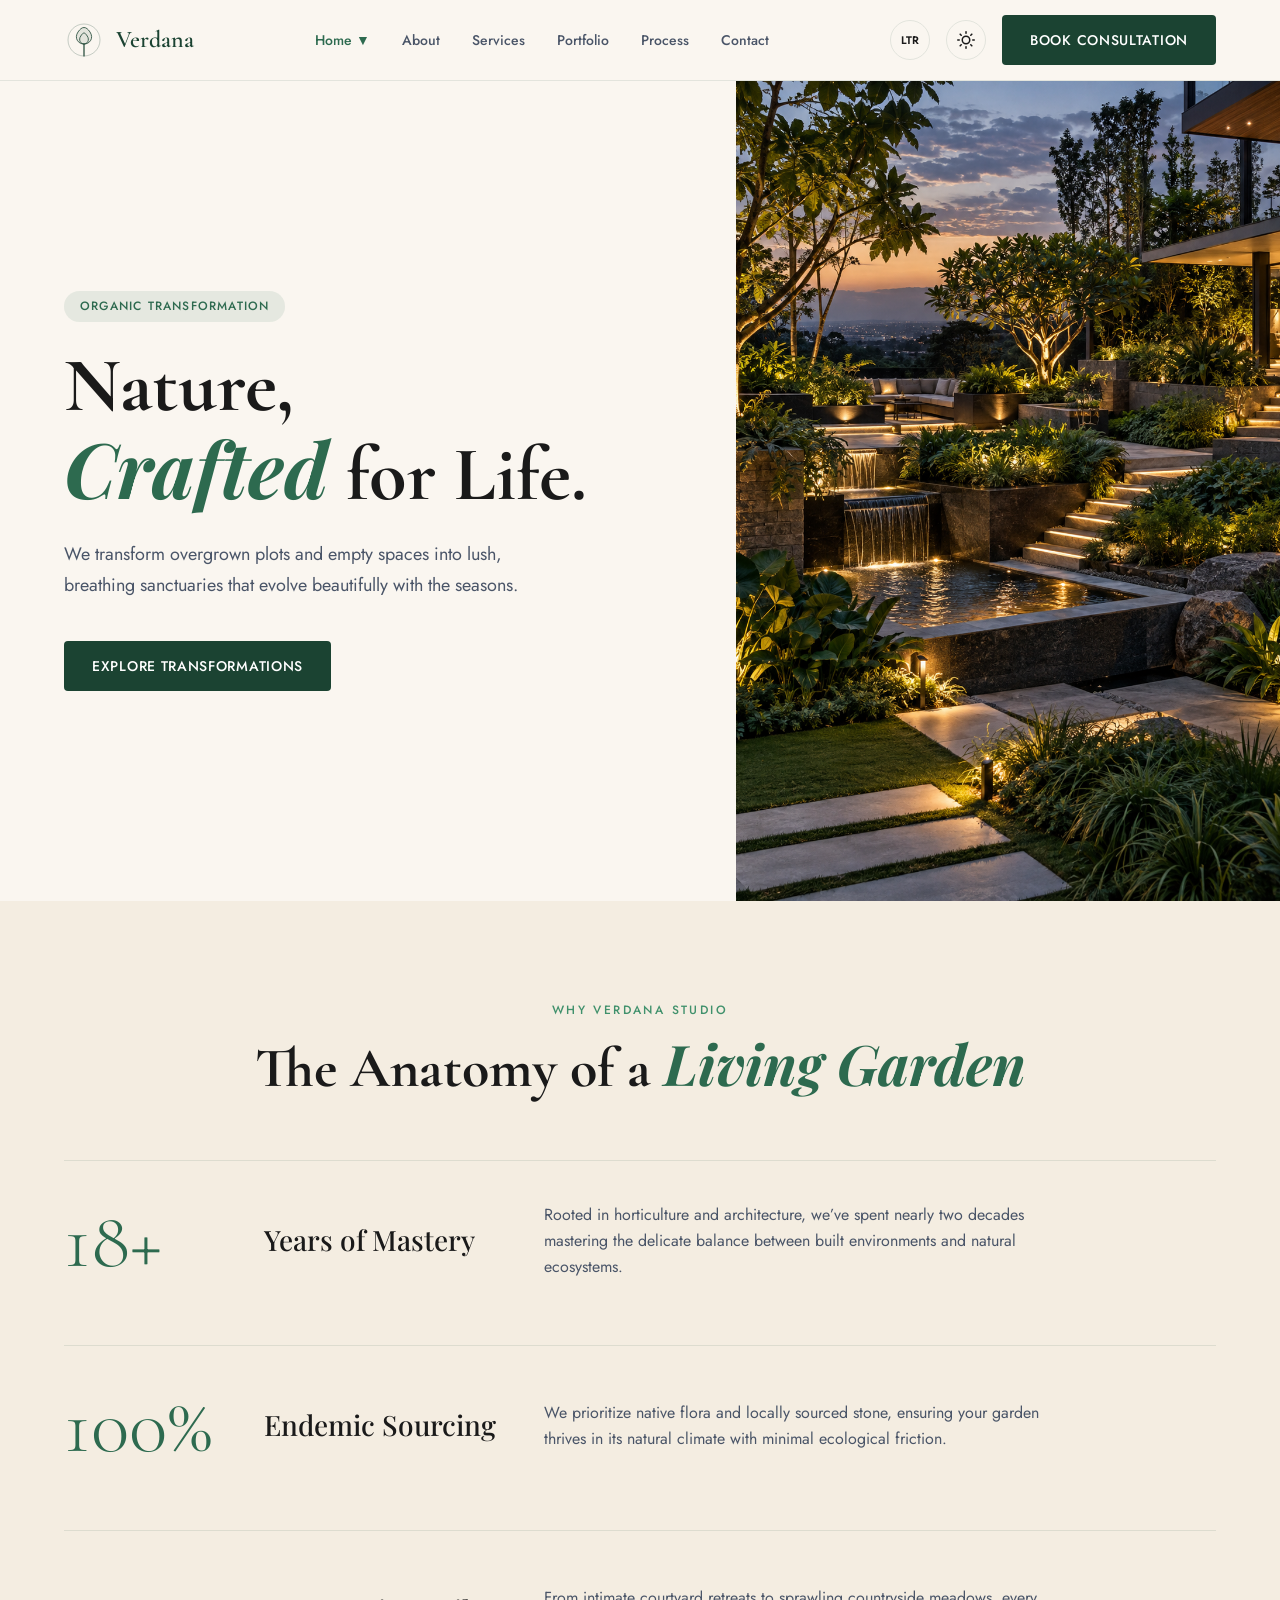
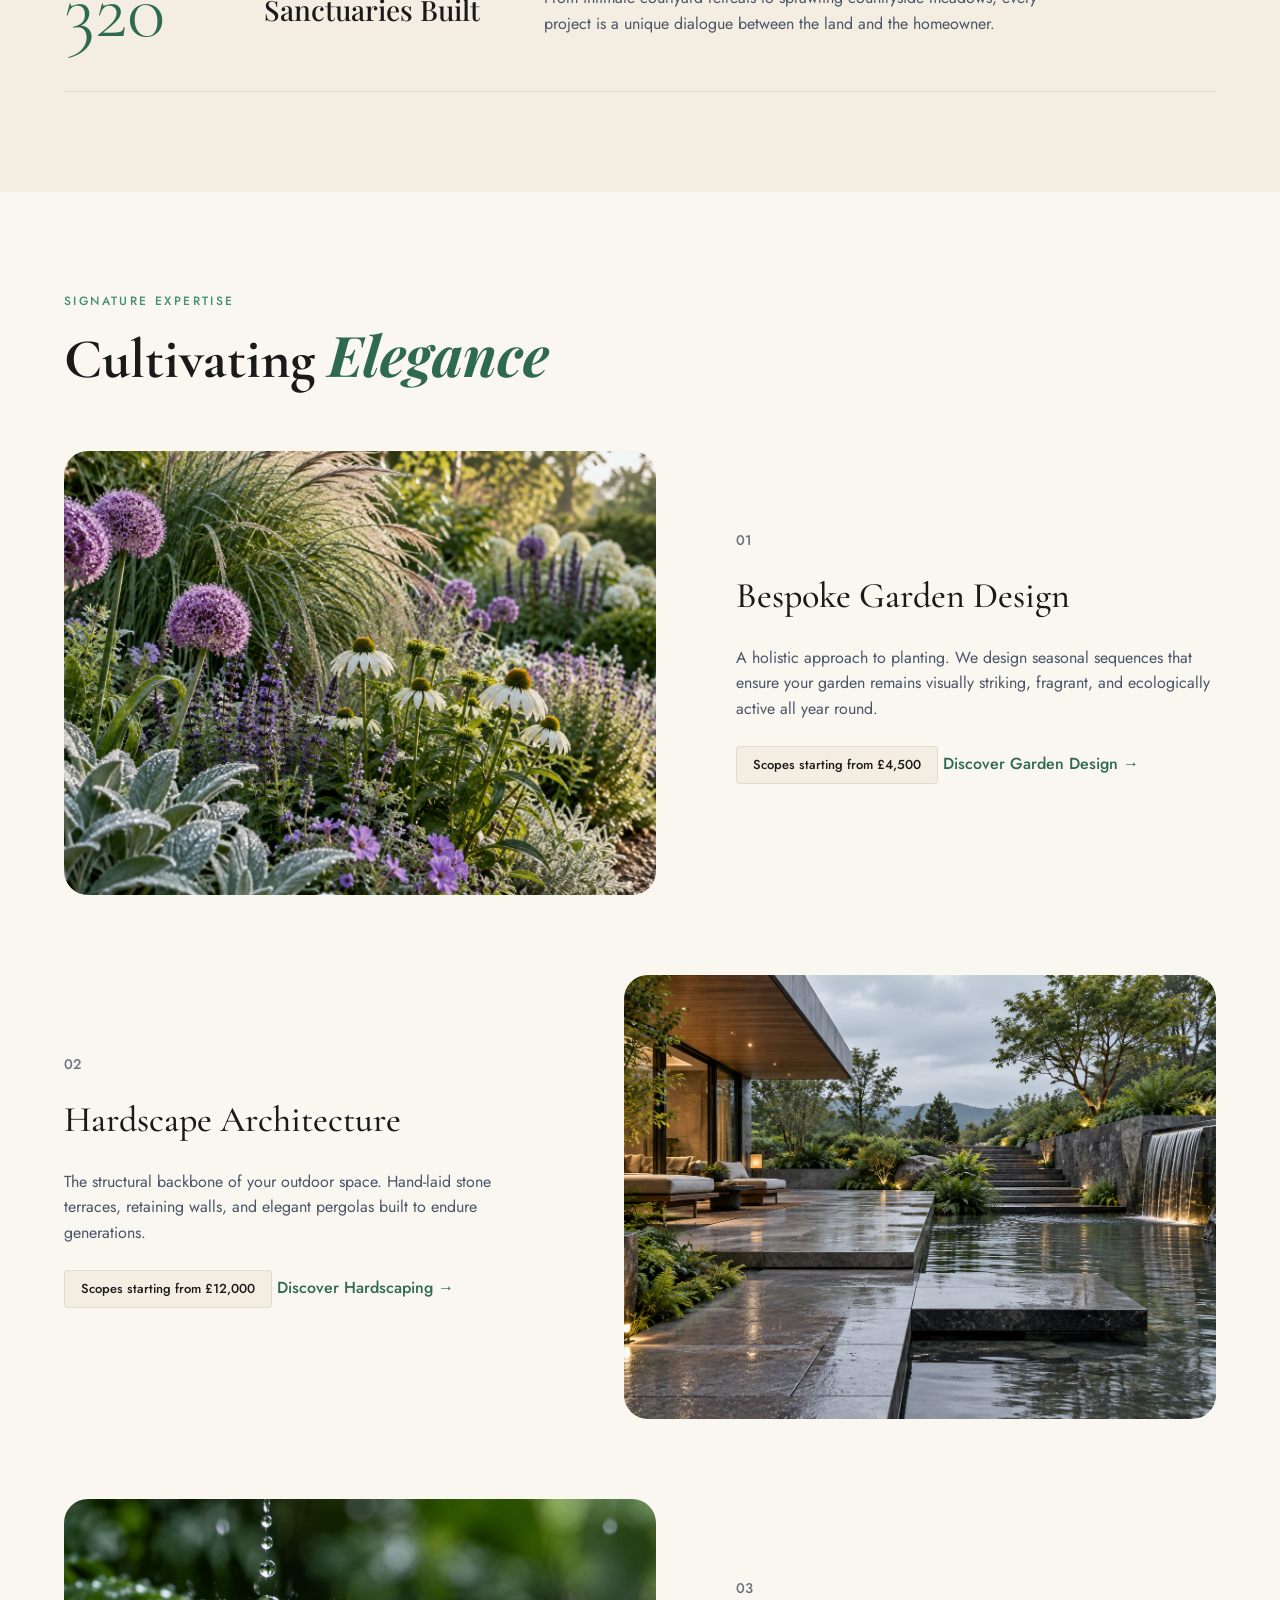
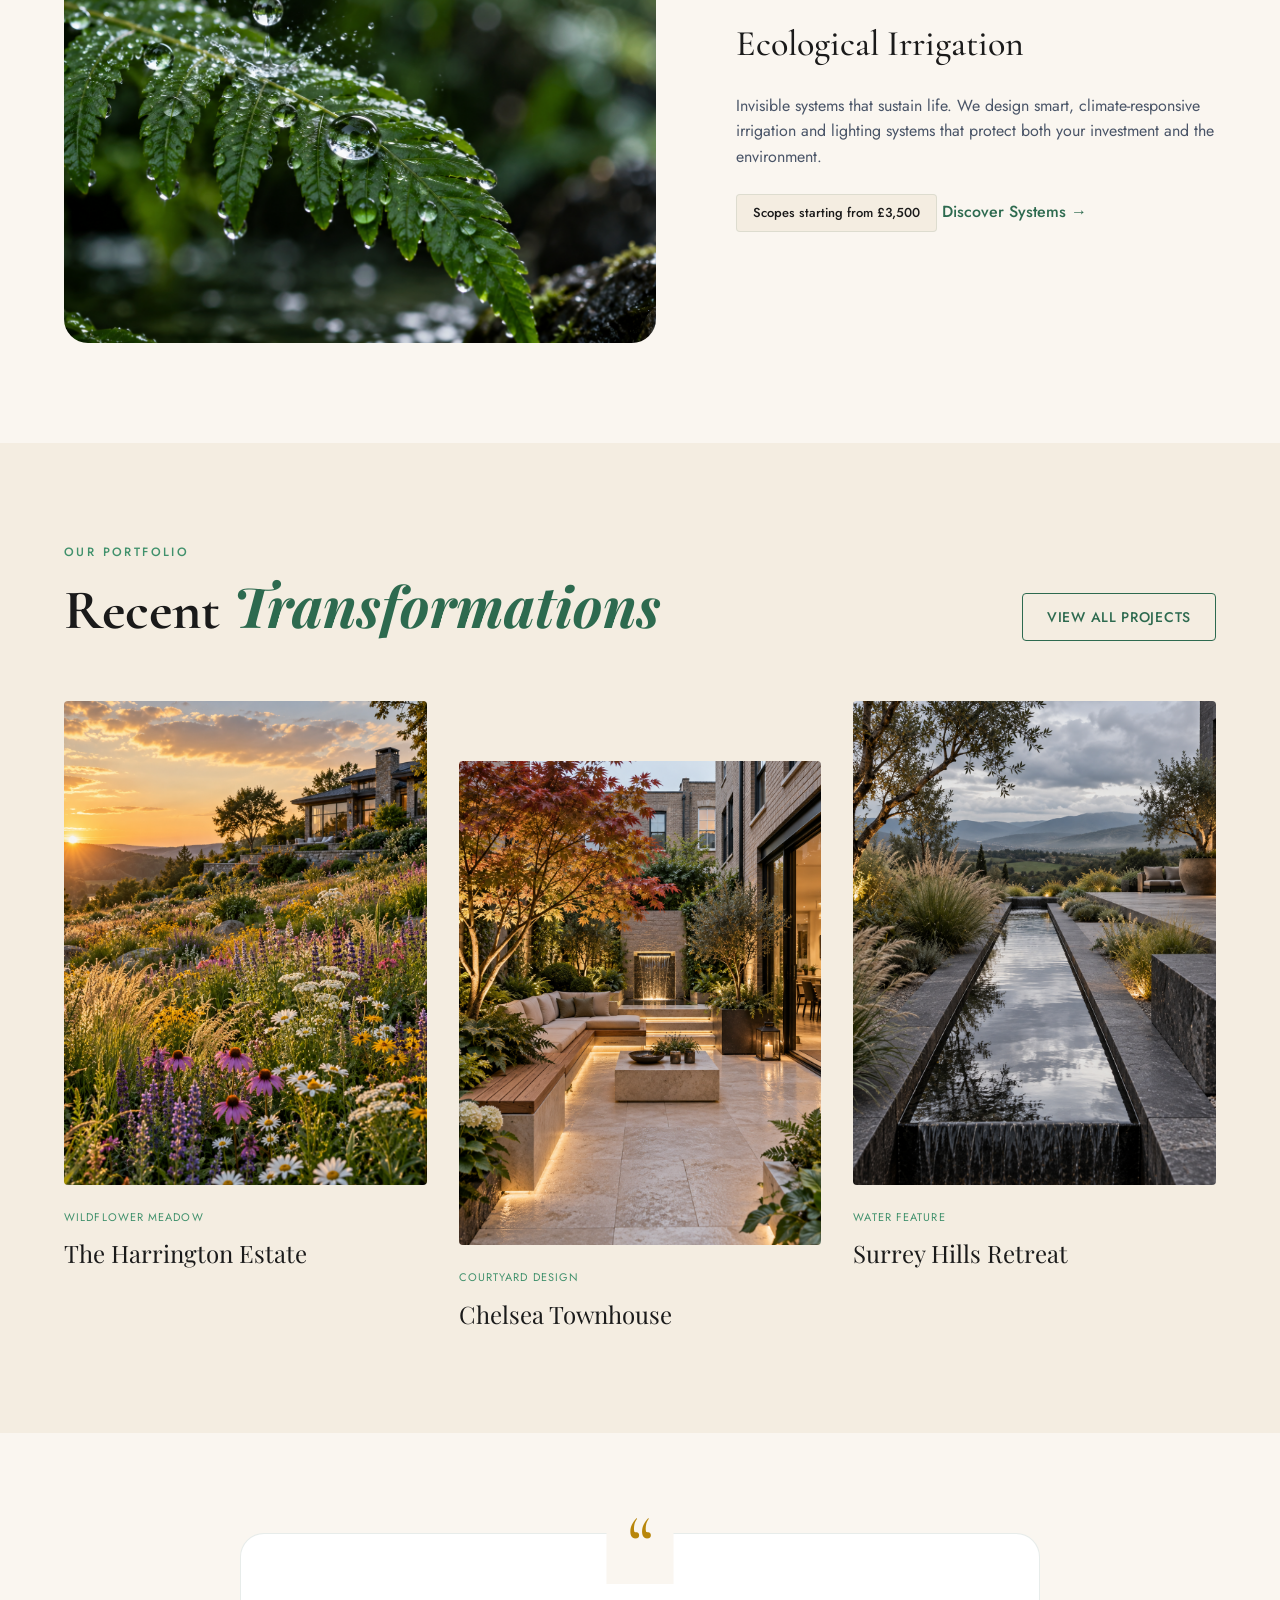
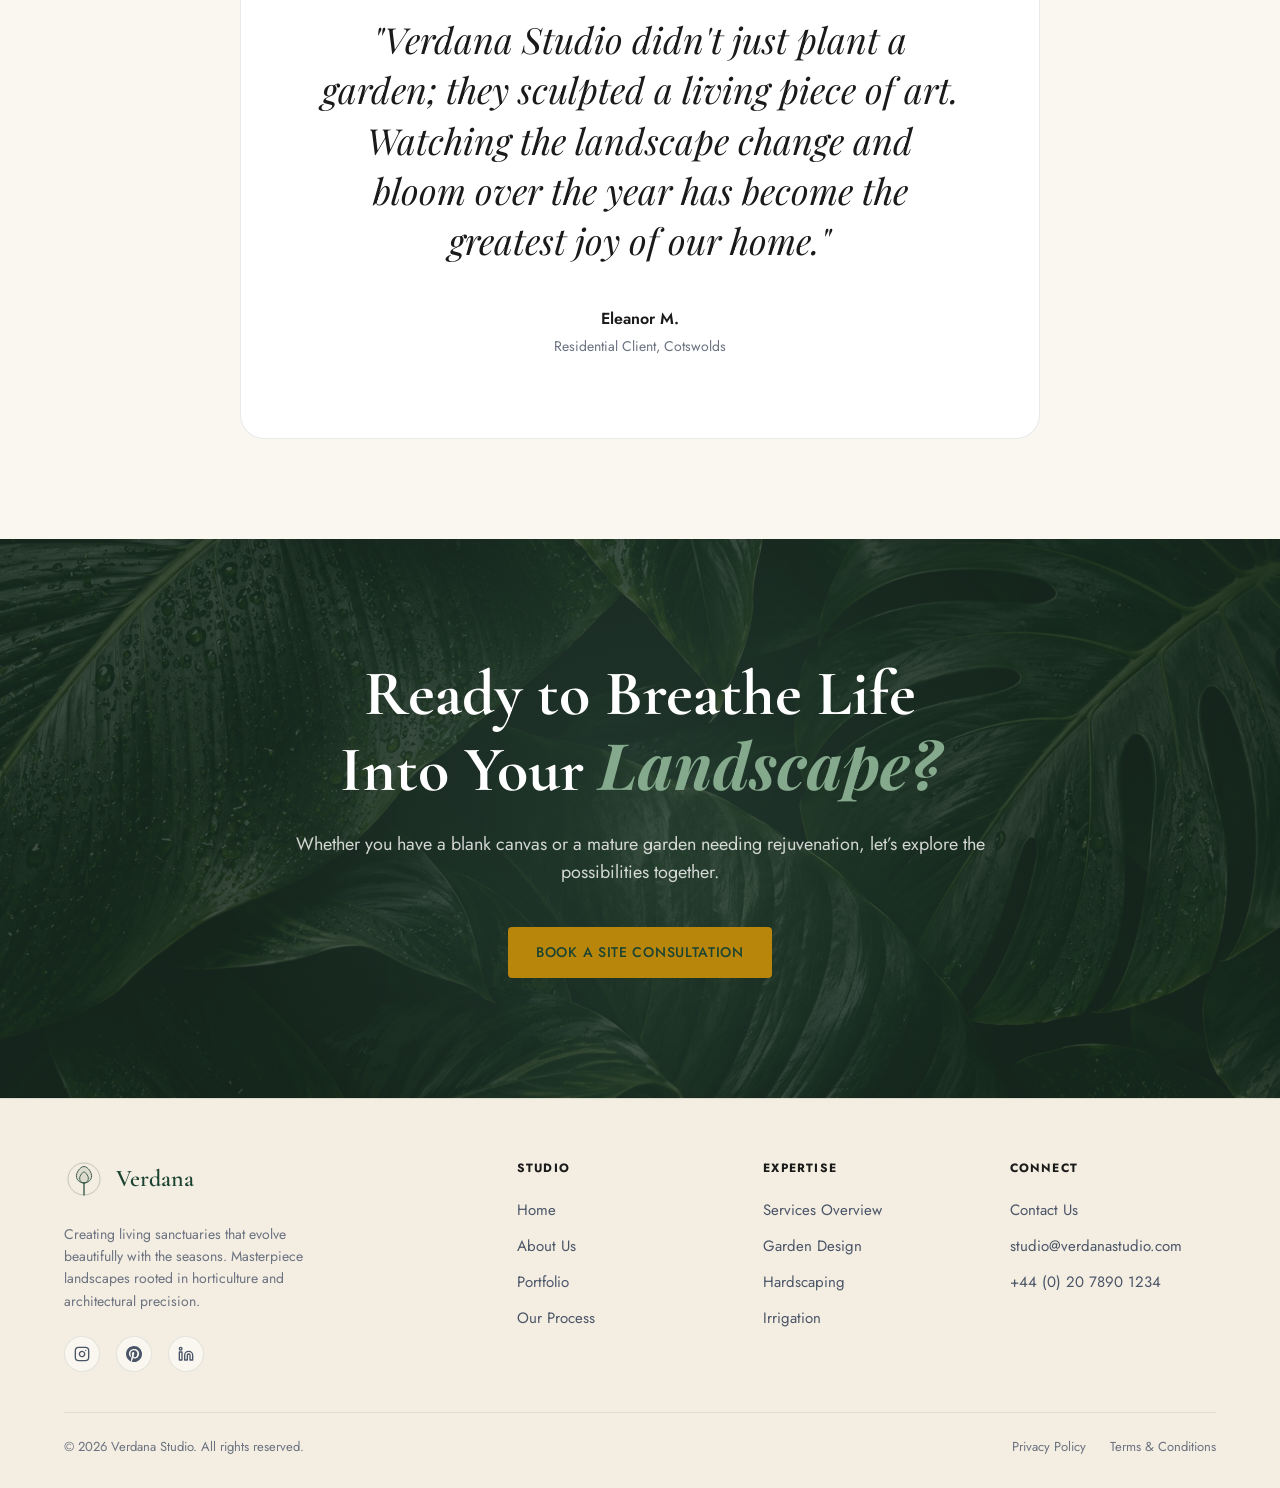
<file: index.html>
<!DOCTYPE html>
<html lang="en" dir="ltr" data-theme="light">
<head>
  <meta charset="UTF-8" />
  <meta name="viewport" content="width=device-width, initial-scale=1.0" />
  <meta name="description" content="Verdana Studio — Premium Landscape Design & Garden Architecture Firm" />
  <title>Verdana Studio | Landscape Design & Garden Architecture</title>
  <link rel="icon" type="image/svg+xml" href="favicon.svg" />
  <link rel="icon" type="image/png" href="favicon.png" />
  <link rel="shortcut icon" href="favicon.ico" />
  
  <!-- Google Fonts -->
  <link rel="preconnect" href="https://fonts.googleapis.com" />
  <link rel="preconnect" href="https://fonts.gstatic.com" crossorigin />
  <link href="https://fonts.googleapis.com/css2?family=Cormorant+Garamond:ital,wght@0,300;0,400;0,500;0,600;0,700;1,400&family=Jost:wght@300;400;500;600&family=Playfair+Display:ital,wght@0,400;0,500;0,600;1,400&display=swap" rel="stylesheet" />
  
  <link rel="stylesheet" href="styles.css" />
</head>
<body>

  <!-- HEADER -->
  <header class="navbar" id="navbar">
    <div class="nav-container">
      <a href="#home1" class="nav-logo" id="logo-link">
        <div class="logo-icon">
          <svg viewBox="0 0 100 100" fill="none" xmlns="http://www.w3.org/2000/svg">
            <path d="M50 10C27.9086 10 10 27.9086 10 50C10 72.0914 27.9086 90 50 90C72.0914 90 90 72.0914 90 50C90 27.9086 72.0914 10 50 10Z" stroke="currentColor" stroke-width="2" opacity="0.3"/>
            <path d="M50 90V60" stroke="currentColor" stroke-width="3" stroke-linecap="round"/>
            <path d="M50 60C35 60 25 45 35 30C45 15 55 15 65 30C75 45 65 60 50 60Z" stroke="currentColor" stroke-width="2" fill="currentColor" fill-opacity="0.1"/>
            <path d="M50 60C42 60 35 50 42 40C48 30 52 30 58 40C65 50 58 60 50 60Z" stroke="currentColor" stroke-width="2"/>
          </svg>
        </div>
        <div class="logo-text">
          <span class="logo-name">Verdana</span>
          
        </div>
      </a>

      <!-- Navigation Links -->
      <nav class="nav-links" id="nav-links">
        <div class="nav-item has-dropdown">
          <a href="#" class="nav-link dropdown-trigger active">Home <span class="caret">▼</span></a>
          <div class="dropdown-menu">
            <a href="index.html" class="dropdown-item">Home 1 — Garden</a>
            <a href="home2.html" class="dropdown-item">Home 2 — Architecture</a>
          </div>
        </div>
        <a href="about.html" class="nav-link">About</a>
        <a href="services.html" class="nav-link">Services</a>
        <a href="portfolio.html" class="nav-link">Portfolio</a>
        <a href="process.html" class="nav-link">Process</a>
        <a href="contact.html" class="nav-link">Contact</a>
        <a href="contact.html" class="btn-primary mobile-menu-cta">Book Consultation</a>
      </nav>

      <!-- Controls & CTA -->
      <div class="nav-controls">
        <button class="ctrl-btn" id="rtl-toggle" aria-label="Toggle Text Direction">
          <span id="dir-label">LTR</span>
        </button>
        
        <button class="ctrl-btn" id="theme-toggle" aria-label="Toggle Theme">
          <span class="theme-icon sun" id="sun-icon"><svg xmlns="http://www.w3.org/2000/svg" width="18" height="18" viewBox="0 0 24 24" fill="none" stroke="currentColor" stroke-width="2" stroke-linecap="round" stroke-linejoin="round"><circle cx="12" cy="12" r="5"></circle><line x1="12" y1="1" x2="12" y2="3"></line><line x1="12" y1="21" x2="12" y2="23"></line><line x1="4.22" y1="4.22" x2="5.64" y2="5.64"></line><line x1="18.36" y1="18.36" x2="19.78" y2="19.78"></line><line x1="1" y1="12" x2="3" y2="12"></line><line x1="21" y1="12" x2="23" y2="12"></line><line x1="4.22" y1="19.78" x2="5.64" y2="18.36"></line><line x1="18.36" y1="5.64" x2="19.78" y2="4.22"></line></svg></span>
          <span class="theme-icon moon hidden" id="moon-icon"><svg xmlns="http://www.w3.org/2000/svg" width="18" height="18" viewBox="0 0 24 24" fill="none" stroke="currentColor" stroke-width="2" stroke-linecap="round" stroke-linejoin="round"><path d="M21 12.79A9 9 0 1 1 11.21 3 7 7 0 0 0 21 12.79z"></path></svg></span>
        </button>
        
        <a href="contact.html" class="btn-primary nav-cta">Book Consultation</a>

        <button class="hamburger-btn" id="hamburger" aria-label="Toggle navigation" aria-expanded="false">
          <span></span>
          <span></span>
          <span></span>
        </button>
      </div>
      
    </div>
  </header>
  <div class="mobile-overlay" id="mobile-overlay"></div>

  <main>
    <!-- SECTION 1: HERO (Asymmetric Split) -->
    <section class="section-hero-split">
      <div class="hero-split-content">
        <div class="badge">Organic Transformation</div>
        <h1 class="hero-title">Nature, <br><em>Crafted</em> for Life.</h1>
        <p class="hero-desc">We transform overgrown plots and empty spaces into lush, breathing sanctuaries that evolve beautifully with the seasons.</p>
        <a href="portfolio.html" class="btn-primary hero-btn">Explore Transformations</a>
      </div>
      <div class="hero-split-visual">
          <img src="index_hero.png" alt="Verdana Landscape Hero" style="position: absolute; top: 0; left: 0; width: 100%; height: 100%; object-fit: cover;" />
        </div>
    </section>

    <!-- SECTION 2: THE VERDANA DIFFERENCE (Horizontal Stat Strips) -->
    <section class="section-difference">
      <div class="container">
        <div class="section-header center">
          <span class="subtitle">Why Verdana Studio</span>
          <h2 class="title">The Anatomy of a <em>Living Garden</em></h2>
        </div>
        
        <div class="stat-strips">
          <div class="stat-strip">
            <div class="stat-number">18+</div>
            <div class="stat-claim">Years of Mastery</div>
            <div class="stat-desc">Rooted in horticulture and architecture, we’ve spent nearly two decades mastering the delicate balance between built environments and natural ecosystems.</div>
          </div>
          <div class="stat-strip">
            <div class="stat-number">100%</div>
            <div class="stat-claim">Endemic Sourcing</div>
            <div class="stat-desc">We prioritize native flora and locally sourced stone, ensuring your garden thrives in its natural climate with minimal ecological friction.</div>
          </div>
          <div class="stat-strip">
            <div class="stat-number">320</div>
            <div class="stat-claim">Sanctuaries Built</div>
            <div class="stat-desc">From intimate courtyard retreats to sprawling countryside meadows, every project is a unique dialogue between the land and the homeowner.</div>
          </div>
        </div>
      </div>
    </section>

    <!-- SECTION 3: SIGNATURE SERVICES (Alternating Rows) -->
    <section class="section-services-alternating">
      <div class="container">
        <div class="section-header">
          <span class="subtitle">Signature Expertise</span>
          <h2 class="title">Cultivating <em>Elegance</em></h2>
        </div>

        <div class="service-row">
          <div class="service-row-visual">
            <img src="index_garden1.png" alt="Bespoke Garden Design" style="width: 100%; height: 100%; object-fit: cover;" />
          </div>
          <div class="service-row-content">
            <span class="service-number">01</span>
            <h3>Bespoke Garden Design</h3>
            <p>A holistic approach to planting. We design seasonal sequences that ensure your garden remains visually striking, fragrant, and ecologically active all year round.</p>
            <div class="service-price">Scopes starting from £4,500</div>
            <a href="services.html" class="btn-text">Discover Garden Design &rarr;</a>
          </div>
        </div>

        <div class="service-row reversed">
          <div class="service-row-visual">
            <img src="index_garden2.png" alt="Hardscape Architecture" style="width: 100%; height: 100%; object-fit: cover;" />
          </div>
          <div class="service-row-content">
            <span class="service-number">02</span>
            <h3>Hardscape Architecture</h3>
            <p>The structural backbone of your outdoor space. Hand-laid stone terraces, retaining walls, and elegant pergolas built to endure generations.</p>
            <div class="service-price">Scopes starting from £12,000</div>
            <a href="services.html" class="btn-text">Discover Hardscaping &rarr;</a>
          </div>
        </div>

        <div class="service-row">
          <div class="service-row-visual">
            <img src="index_irrigation.png" alt="Ecological Irrigation" style="width: 100%; height: 100%; object-fit: cover;" />
          </div>
          <div class="service-row-content">
            <span class="service-number">03</span>
            <h3>Ecological Irrigation</h3>
            <p>Invisible systems that sustain life. We design smart, climate-responsive irrigation and lighting systems that protect both your investment and the environment.</p>
            <div class="service-price">Scopes starting from £3,500</div>
            <a href="services.html" class="btn-text">Discover Systems &rarr;</a>
          </div>
        </div>
      </div>
    </section>

    <!-- SECTION 4: GARDEN TRANSFORMATIONS (Editorial Grid) -->
    <section class="section-transformations">
      <div class="container">
        <div class="section-header flex-header">
          <div>
            <span class="subtitle">Our Portfolio</span>
            <h2 class="title">Recent <em>Transformations</em></h2>
          </div>
          <a href="portfolio.html" class="btn-ghost">View All Projects</a>
        </div>

        <div class="editorial-grid">
          <a href="portfolio.html" class="editorial-card">
            <div class="ec-visual">
              <img src="index_transform1.png" alt="Wildflower Meadow" style="width: 100%; height: 100%; object-fit: cover; transition: transform 0.7s ease;" />
            </div>
            <div class="ec-content">
              <span class="ec-badge">Wildflower Meadow</span>
              <h4>The Harrington Estate</h4>
            </div>
          </a>
          <a href="portfolio.html" class="editorial-card offset">
            <div class="ec-visual">
              <img src="index_transform2.png" alt="Courtyard Design" style="width: 100%; height: 100%; object-fit: cover; transition: transform 0.7s ease;" />
            </div>
            <div class="ec-content">
              <span class="ec-badge">Courtyard Design</span>
              <h4>Chelsea Townhouse</h4>
            </div>
          </a>
          <a href="portfolio.html" class="editorial-card">
            <div class="ec-visual">
              <img src="index_transform3.png" alt="Water Feature" style="width: 100%; height: 100%; object-fit: cover; transition: transform 0.7s ease;" />
            </div>
            <div class="ec-content">
              <span class="ec-badge">Water Feature</span>
              <h4>Surrey Hills Retreat</h4>
            </div>
          </a>
        </div>
      </div>
    </section>

    <!-- SECTION 5: A CLIENT'S PERSPECTIVE (Blockquote Testimonial) -->
    <section class="section-perspective">
      <div class="container">
        <div class="perspective-frame">
          <div class="quote-icon">“</div>
          
          <div id="testimonial-slider">
            <div class="testimonial-slide active" style="display:block;">
              <blockquote class="large-quote">
                "Verdana Studio didn't just plant a garden; they sculpted a living piece of art. Watching the landscape change and bloom over the year has become the greatest joy of our home."
              </blockquote>
              <div class="quote-author">
                <strong>Eleanor M.</strong>
                <span>Residential Client, Cotswolds</span>
              </div>
            </div>
            
            <div class="testimonial-slide" style="display:none;">
              <blockquote class="large-quote">
                "Their architectural approach completely transformed our courtyard. It feels expansive, structured, yet deeply connected to nature."
              </blockquote>
              <div class="quote-author">
                <strong>James & Sarah W.</strong>
                <span>Townhouse Owners, Chelsea</span>
              </div>
            </div>

            <div class="testimonial-slide" style="display:none;">
              <blockquote class="large-quote">
                "A truly professional team that understands both complex engineering and delicate ecology. They delivered beyond our expectations."
              </blockquote>
              <div class="quote-author">
                <strong>David H.</strong>
                <span>Commercial Developer, Surrey</span>
              </div>
            </div>
          </div>
          
        </div>
      </div>
    </section>

    <!-- SECTION 6: FINAL CTA (Full-Bleed Dark) -->
    <section class="section-final-cta" style="background-image: linear-gradient(rgba(26, 45, 35, 0.8), rgba(26, 45, 35, 0.8)), url('index_garden3.png'); background-size: cover; background-position: center; ">
      <div class="cta-content">
        <h2>Ready to Breathe Life <br>Into Your <em>Landscape?</em></h2>
        <p>Whether you have a blank canvas or a mature garden needing rejuvenation, let’s explore the possibilities together.</p>
        <a href="contact.html" class="btn-primary">Book a Site Consultation</a>
      </div>
    </section>
  </main>

    <!-- FOOTER -->
  <footer class="site-footer">
    <div class="container">
      <div class="footer-grid">
                <div class="footer-brand">
          <a href="index.html" class="nav-logo" style="margin-bottom: 24px; text-decoration: none;">
            <div class="logo-icon">
              <svg viewBox="0 0 100 100" fill="none" xmlns="http://www.w3.org/2000/svg">
                <path d="M50 10C27.9086 10 10 27.9086 10 50C10 72.0914 27.9086 90 50 90C72.0914 90 90 72.0914 90 50C90 27.9086 72.0914 10 50 10Z" stroke="currentColor" stroke-width="2" opacity="0.3"/>
                <path d="M50 90V60" stroke="currentColor" stroke-width="3" stroke-linecap="round"/>
                <path d="M50 60C35 60 25 45 35 30C45 15 55 15 65 30C75 45 65 60 50 60Z" stroke="currentColor" stroke-width="2" fill="currentColor" fill-opacity="0.1"/>
                <path d="M50 60C42 60 35 50 42 40C48 30 52 30 58 40C65 50 58 60 50 60Z" stroke="currentColor" stroke-width="2"/>
              </svg>
            </div>
            <div class="logo-text" style="text-align: left;">
              <span class="logo-name">Verdana</span>
              
            </div>
          </a>
          <p>Creating living sanctuaries that evolve beautifully with the seasons. Masterpiece landscapes rooted in horticulture and architectural precision.</p>
          <div class="footer-socials">
            <a href="#" aria-label="Instagram"><svg xmlns="http://www.w3.org/2000/svg" width="16" height="16" viewBox="0 0 24 24" fill="none" stroke="currentColor" stroke-width="2" stroke-linecap="round" stroke-linejoin="round"><rect x="2" y="2" width="20" height="20" rx="5" ry="5"></rect><path d="M16 11.37A4 4 0 1 1 12.63 8 4 4 0 0 1 16 11.37z"></path><line x1="17.5" y1="6.5" x2="17.51" y2="6.5"></line></svg></a>
            <a href="#" aria-label="Pinterest"><svg xmlns="http://www.w3.org/2000/svg" width="16" height="16" viewBox="0 0 24 24" fill="currentColor"><path d="M12.017 0C5.396 0 .029 5.367.029 11.987c0 5.079 3.158 9.417 7.618 11.162-.105-.949-.199-2.403.041-3.439.219-.937 1.406-5.957 1.406-5.957s-.359-.72-.359-1.781c0-1.663.967-2.911 2.168-2.911 1.024 0 1.518.769 1.518 1.688 0 1.029-.653 2.567-.992 3.992-.285 1.193.6 2.165 1.775 2.165 2.128 0 3.768-2.245 3.768-5.487 0-2.861-2.063-4.869-5.008-4.869-3.41 0-5.409 2.562-5.409 5.199 0 1.033.394 2.143.889 2.741.099.12.112.225.085.345-.09.375-.293 1.199-.334 1.363-.053.225-.172.271-.401.165-1.495-.69-2.433-2.878-2.433-4.646 0-3.776 2.748-7.252 7.951-7.252 4.168 0 7.41 2.967 7.41 6.923 0 4.135-2.607 7.462-6.233 7.462-1.214 0-2.354-.629-2.758-1.379l-.749 2.848c-.269 1.045-1.004 2.352-1.498 3.146 1.123.345 2.306.535 3.55.535 6.607 0 11.985-5.365 11.985-11.987C23.97 5.367 18.624 0 12.017 0z"/></svg></a>
            <a href="#" aria-label="LinkedIn"><svg xmlns="http://www.w3.org/2000/svg" width="16" height="16" viewBox="0 0 24 24" fill="none" stroke="currentColor" stroke-width="2" stroke-linecap="round" stroke-linejoin="round"><path d="M16 8a6 6 0 0 1 6 6v7h-4v-7a2 2 0 0 0-2-2 2 2 0 0 0-2 2v7h-4v-7a6 6 0 0 1 6-6z"></path><rect x="2" y="9" width="4" height="12"></rect><circle cx="4" cy="4" r="2"></circle></svg></a>
          </div>
        </div>
        <div class="footer-links">
          <h4>Studio</h4>
          <a href="index.html">Home</a>
          <a href="about.html">About Us</a>
          <a href="portfolio.html">Portfolio</a>
          <a href="process.html">Our Process</a>
        </div>
        <div class="footer-links">
          <h4>Expertise</h4>
          <a href="services.html">Services Overview</a>
          <a href="services.html#garden-design">Garden Design</a>
          <a href="services.html#hardscaping">Hardscaping</a>
          <a href="services.html#irrigation">Irrigation</a>
        </div>
        <div class="footer-contact">
          <h4>Connect</h4>
          <a href="contact.html">Contact Us</a>
          <a href="mailto:studio@verdanastudio.com">studio@verdanastudio.com</a>
          <a href="tel:+442078901234">+44 (0) 20 7890 1234</a>
        </div>
      </div>
      <div class="footer-bottom">
        <p>&copy; 2026 Verdana Studio. All rights reserved.</p>
        <div class="footer-legal">
          <a href="#">Privacy Policy</a>
          <a href="#">Terms & Conditions</a>
        </div>
      </div>
    </div>
  </footer>

  <script>
    // RTL / LTR Toggle Logic
    const rtlToggle = document.getElementById('rtl-toggle');
    const dirLabel = document.getElementById('dir-label');
    const htmlElem = document.documentElement;
    
    let isRTL = false;
    rtlToggle.addEventListener('click', () => {
      isRTL = !isRTL;
      htmlElem.setAttribute('dir', isRTL ? 'rtl' : 'ltr');
      dirLabel.textContent = isRTL ? 'RTL' : 'LTR';
    });

    // Theme Toggle Logic
    const themeToggle = document.getElementById('theme-toggle');
    const sunIcon = document.getElementById('sun-icon');
    const moonIcon = document.getElementById('moon-icon');
    
    let isDark = false;

    function applyTheme(dark) {
      isDark = dark;
      htmlElem.setAttribute('data-theme', dark ? 'dark' : 'light');
      if (dark) {
        sunIcon.classList.add('hidden');
        moonIcon.classList.remove('hidden');
      } else {
        sunIcon.classList.remove('hidden');
        moonIcon.classList.add('hidden');
      }
      localStorage.setItem('verdana-theme', dark ? 'dark' : 'light');
    }

    themeToggle.addEventListener('click', () => applyTheme(!isDark));

    // Restore saved theme on page load
    const _savedTheme = localStorage.getItem('verdana-theme');
    if (_savedTheme === 'dark') {
      applyTheme(true);
    } else if (!_savedTheme && window.matchMedia('(prefers-color-scheme: dark)').matches) {
      applyTheme(true);
    }

    // Testimonial Rotation
    const slides = document.querySelectorAll('.testimonial-slide');
    let currentSlide = 0;
    setInterval(() => {
      slides[currentSlide].style.display = 'none';
      slides[currentSlide].classList.remove('active');
      
      currentSlide = (currentSlide + 1) % slides.length;
      
      slides[currentSlide].style.display = 'block';
      // simple fade effect via css can be added if needed, but display block works
      slides[currentSlide].style.animation = 'fadeIn 0.5s ease';
    }, 6000);

    // Mobile Navigation Drawer Toggle
    const hamburger = document.getElementById('hamburger');
    const navLinks = document.getElementById('nav-links');
    const mobileOverlay = document.getElementById('mobile-overlay');

    function openMobileNav() {
      if (navLinks) navLinks.classList.add('open');
      if (hamburger) {
        hamburger.classList.add('open');
        hamburger.setAttribute('aria-expanded', 'true');
      }
      if (mobileOverlay) mobileOverlay.classList.add('active');
      document.body.style.overflow = 'hidden';
    }

    function closeMobileNav() {
      if (navLinks) navLinks.classList.remove('open');
      if (hamburger) {
        hamburger.classList.remove('open');
        hamburger.setAttribute('aria-expanded', 'false');
      }
      if (mobileOverlay) mobileOverlay.classList.remove('active');
      document.body.style.overflow = '';
    }

    if (hamburger) {
      hamburger.addEventListener('click', (e) => {
        e.stopPropagation();
        navLinks && navLinks.classList.contains('open') ? closeMobileNav() : openMobileNav();
      });
    }

    if (mobileOverlay) {
      mobileOverlay.addEventListener('click', closeMobileNav);
    }

    document.addEventListener('keydown', (e) => {
      if (e.key === 'Escape') closeMobileNav();
    });

    document.querySelectorAll('.nav-links .nav-link:not(.dropdown-trigger), .dropdown-item, .mobile-menu-cta').forEach(link => {
      link.addEventListener('click', closeMobileNav);
    });
  </script>
  
  <style>
    @keyframes fadeIn {
      from { opacity: 0; transform: translateY(10px); }
      to { opacity: 1; transform: translateY(0); }
    }
  </style>
</body>
</html>
</file>
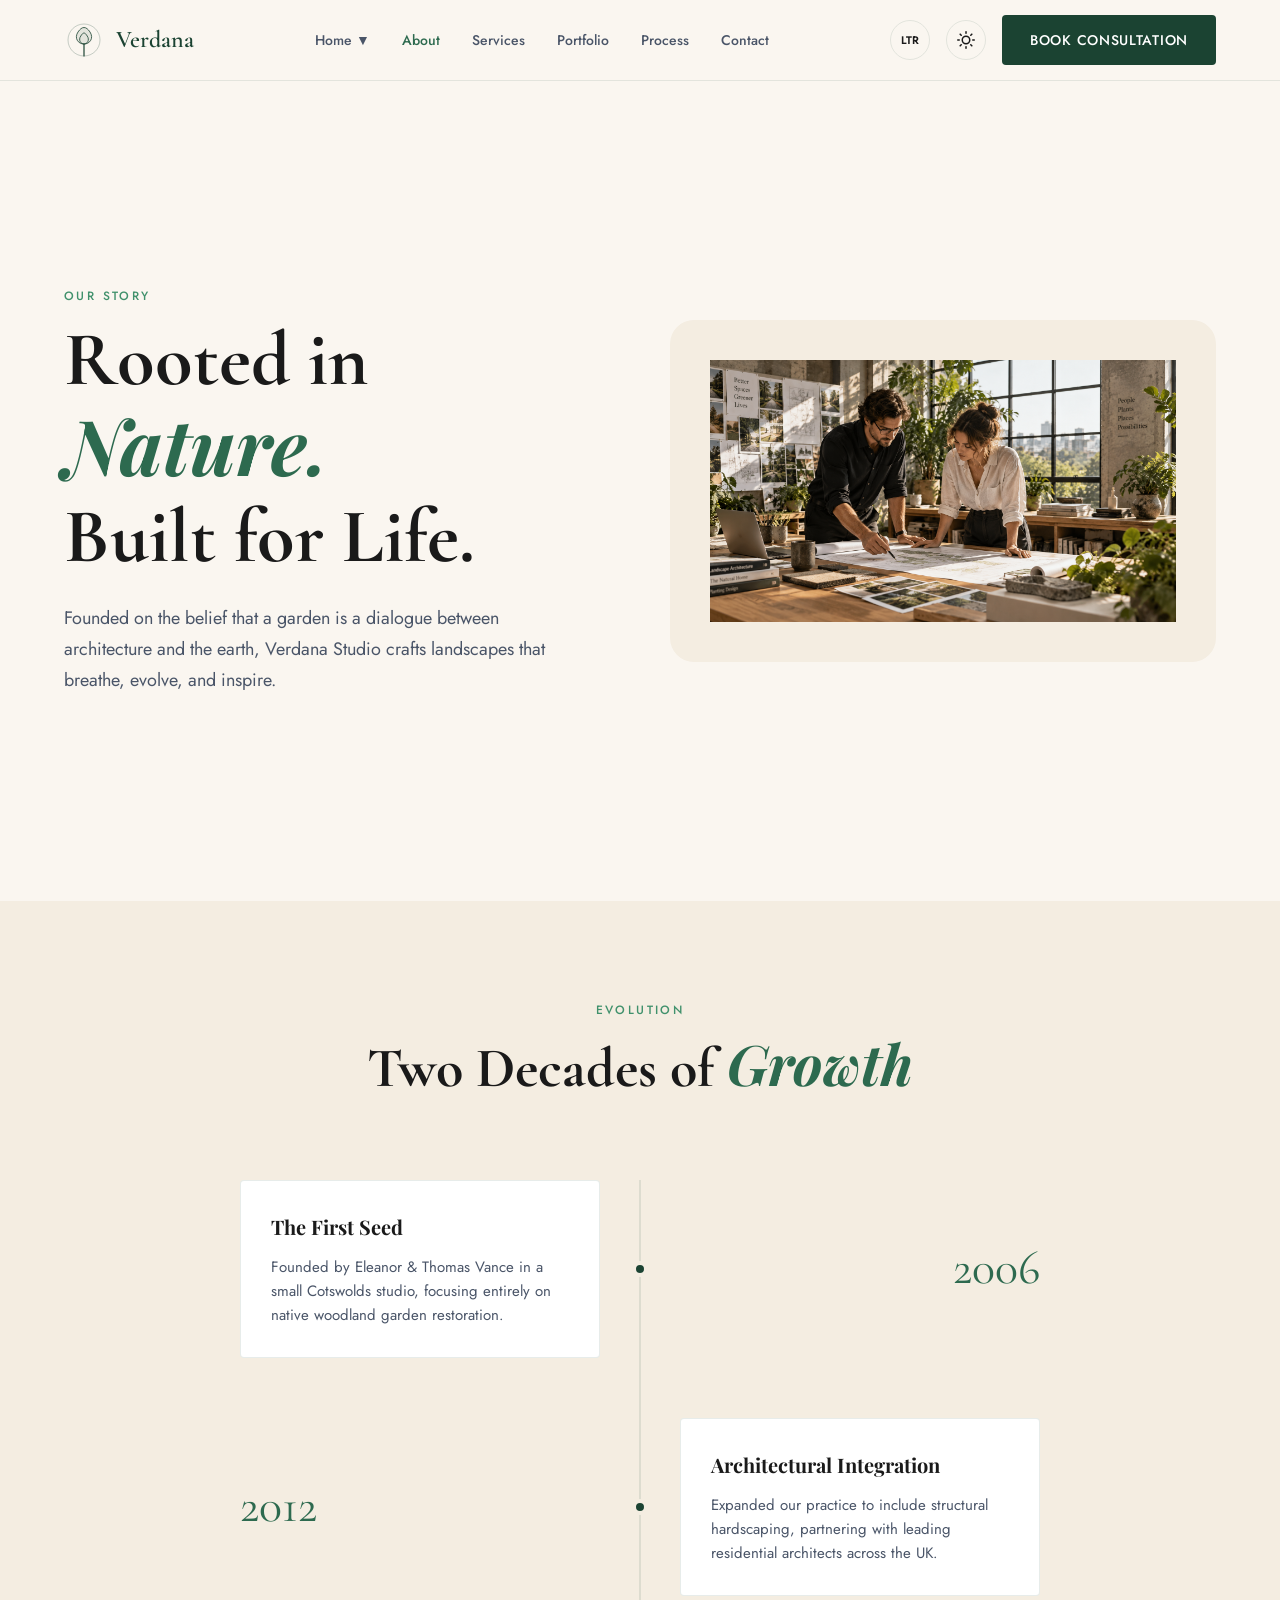
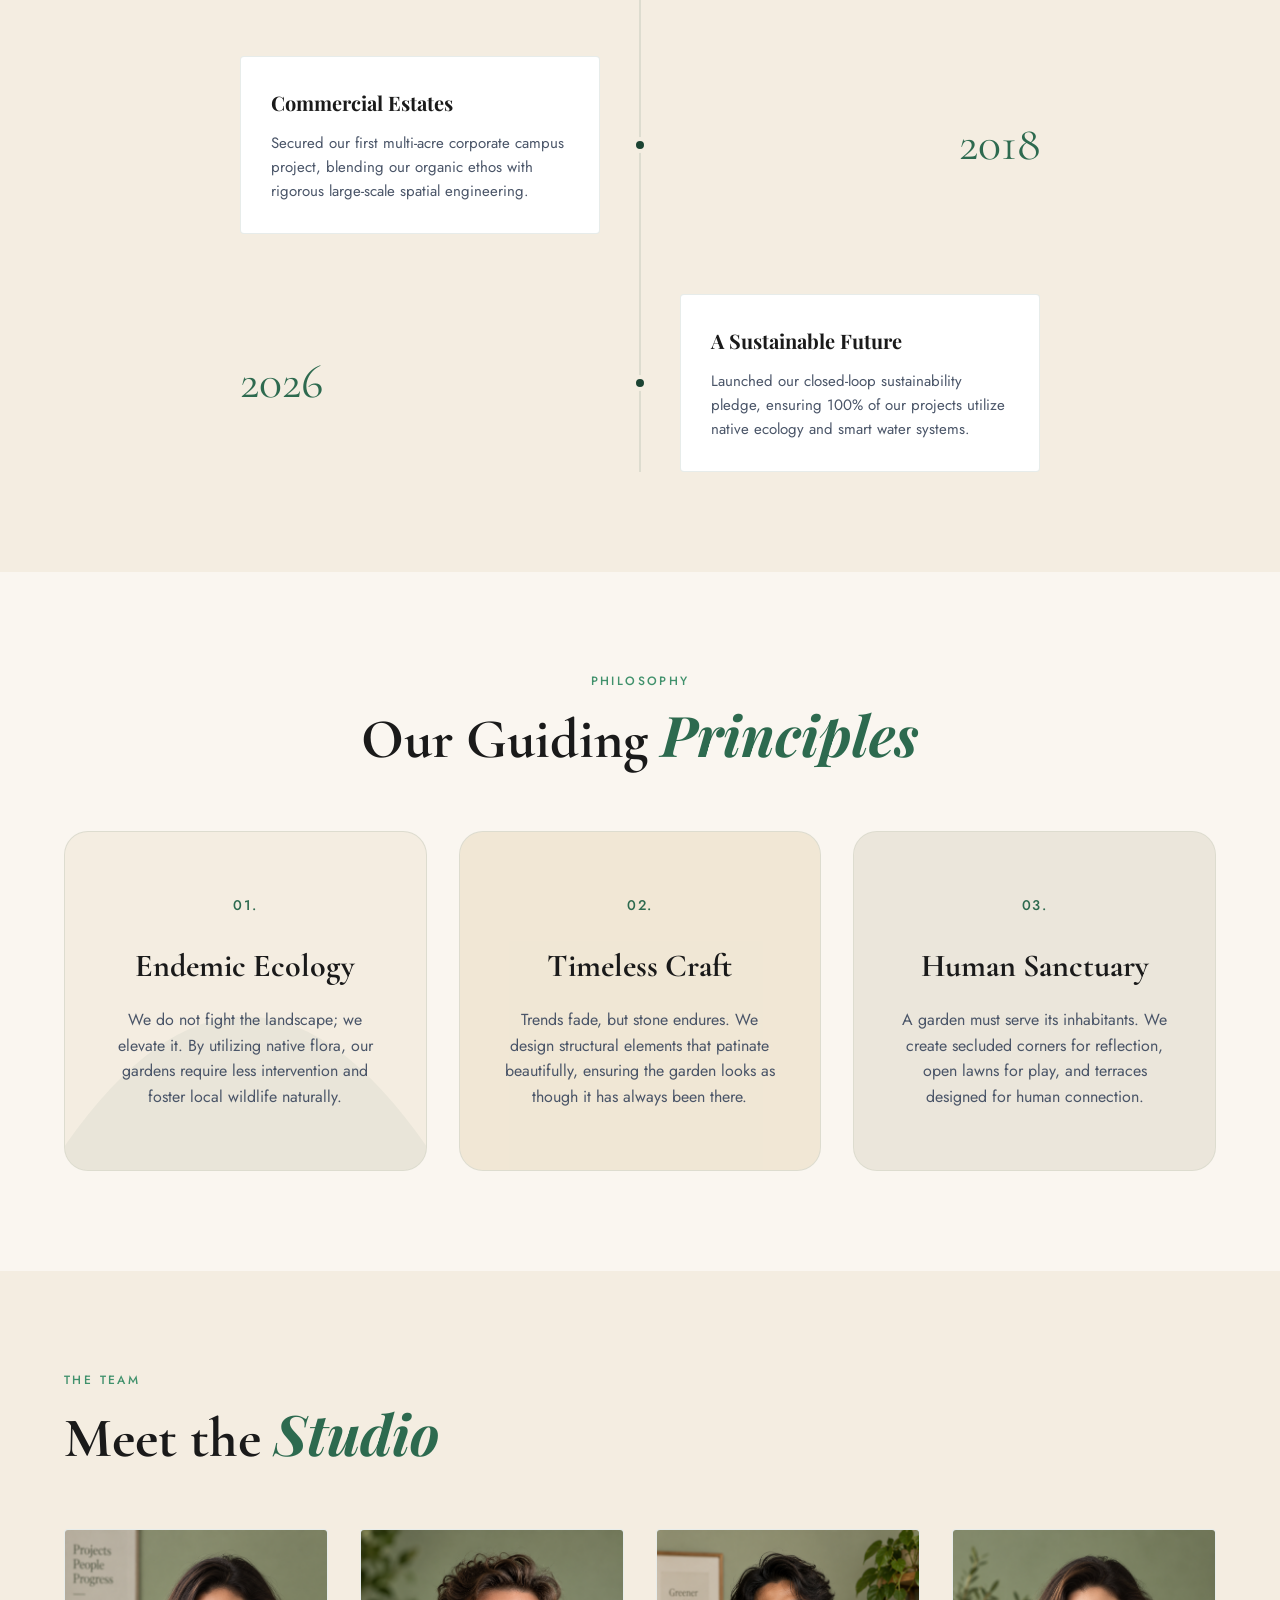
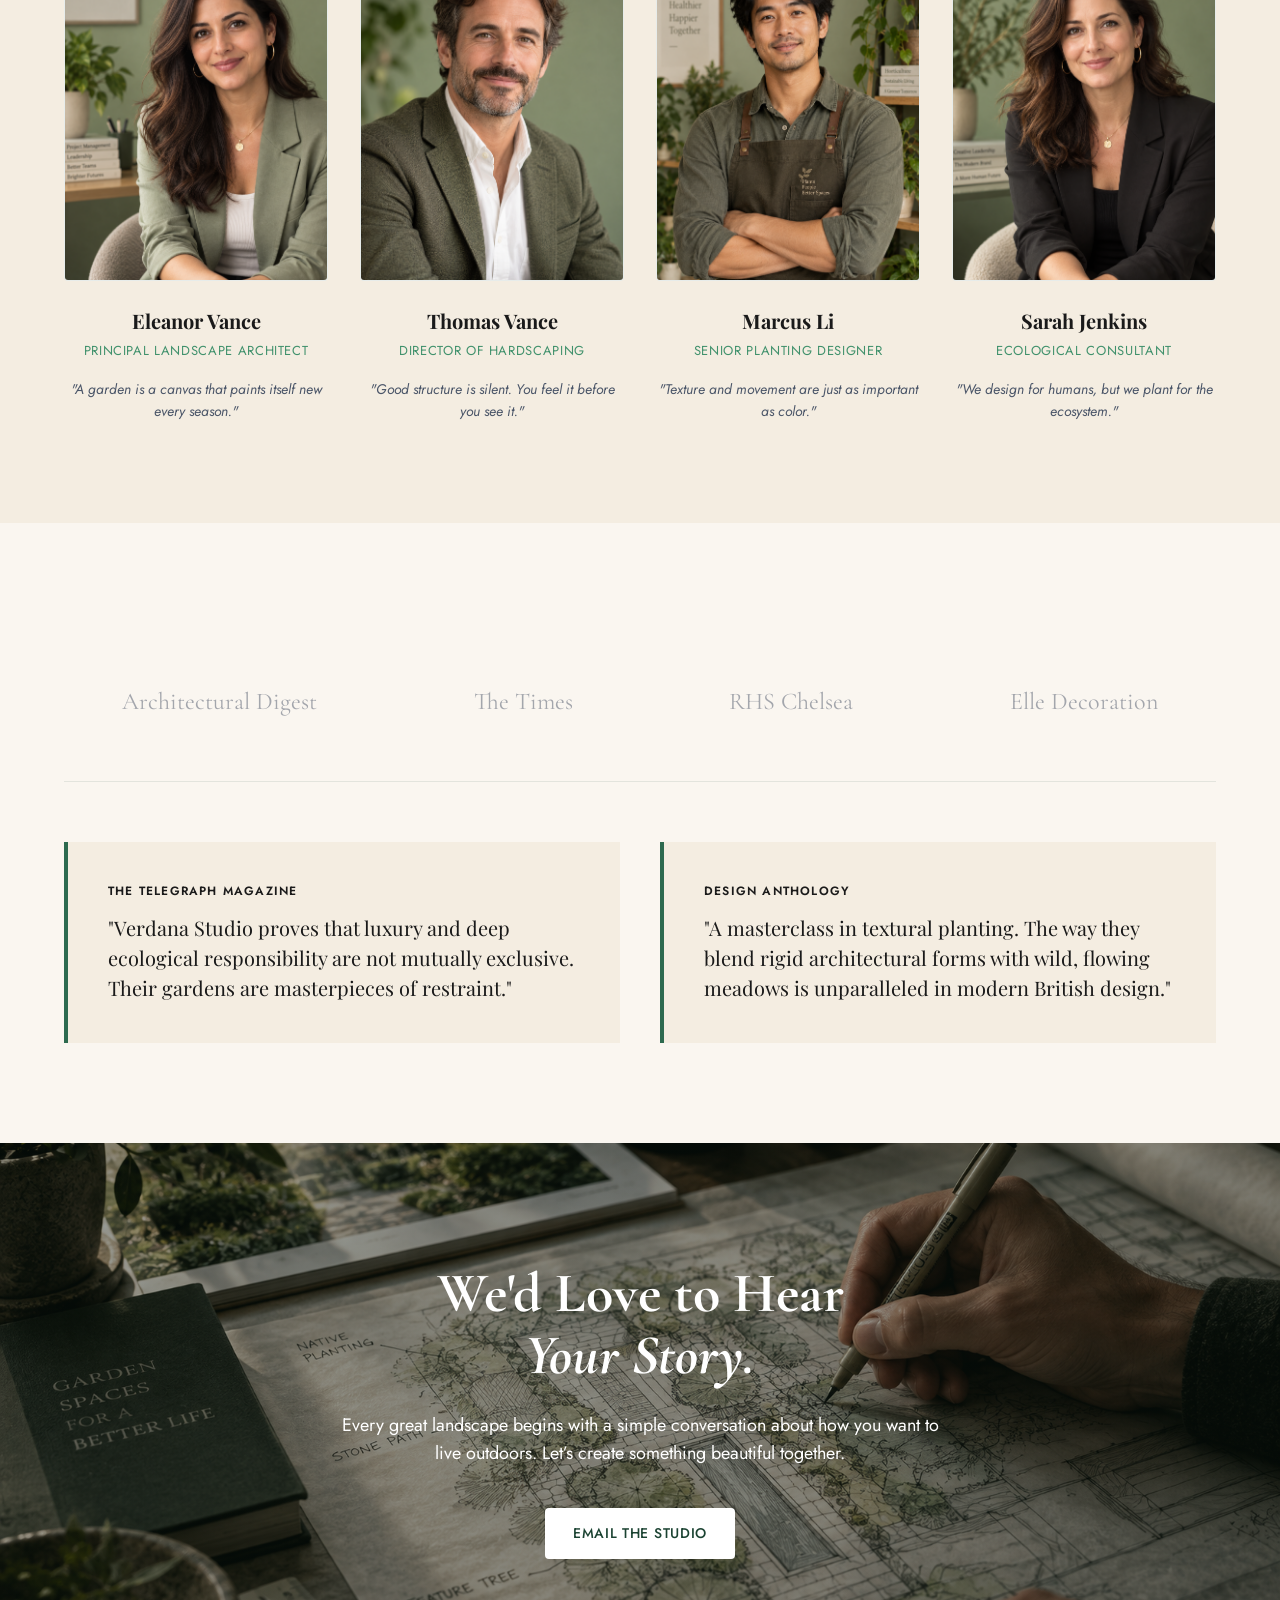
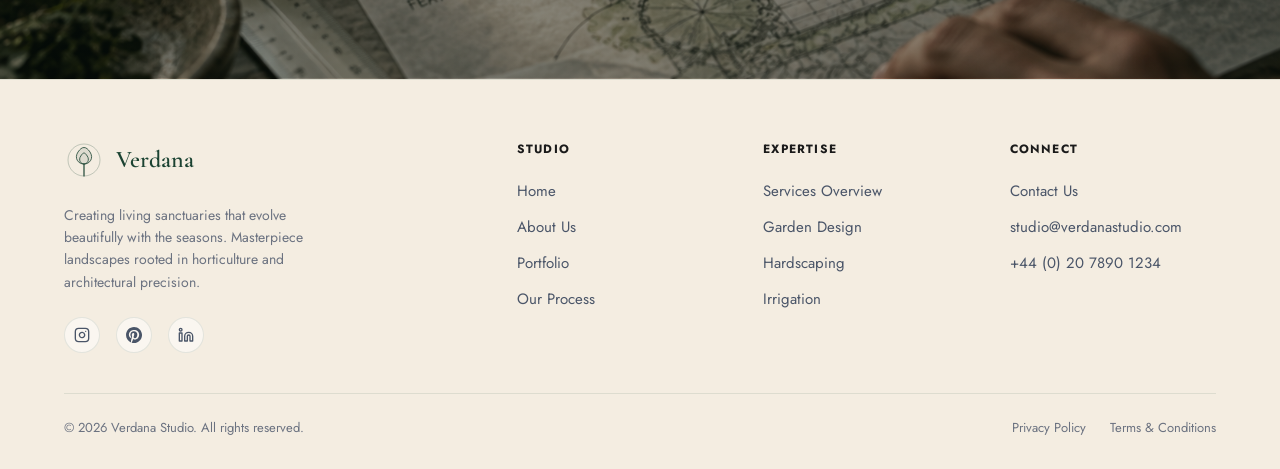
<file: about.html>
<!DOCTYPE html>
<html lang="en" dir="ltr" data-theme="light">
<head>
  <meta charset="UTF-8" />
  <meta name="viewport" content="width=device-width, initial-scale=1.0" />
  <meta name="description" content="About Verdana Studio — Our Story, Beliefs, and Team" />
  <title>About Us | Verdana Studio</title>
  <link rel="icon" type="image/svg+xml" href="favicon.svg" />
  <link rel="icon" type="image/png" href="favicon.png" />
  <link rel="shortcut icon" href="favicon.ico" />
  
  <!-- Google Fonts -->
  <link rel="preconnect" href="https://fonts.googleapis.com" />
  <link rel="preconnect" href="https://fonts.gstatic.com" crossorigin />
  <link href="https://fonts.googleapis.com/css2?family=Cormorant+Garamond:ital,wght@0,300;0,400;0,500;0,600;0,700;1,400&family=Jost:wght@300;400;500;600&family=Playfair+Display:ital,wght@0,400;0,500;0,600;1,400&display=swap" rel="stylesheet" />
  
  <link rel="stylesheet" href="styles.css" />
  
  <style>
    /* ============================================================
       ABOUT PAGE: SPECIFIC STYLES
       ============================================================ */

    /* 1. HERO (Editorial Wide) */
    .section-about-hero {
      background: var(--bg-primary);
      padding: 120px 0;
      min-height: calc(100vh - 80px);
      display: flex;
      align-items: center;
    }
    .about-hero-grid {
      display: grid;
      grid-template-columns: 1fr 1fr;
      gap: 60px;
      align-items: center;
    }
    .about-hero-content h1 {
      font-family: var(--font-display);
      font-size: clamp(48px, 6vw, 80px);
      line-height: 1.1;
      margin-bottom: 24px;
    }
    .about-hero-content h1 em {
      font-family: var(--font-serif);
      font-style: italic;
      color: var(--clr-deep-green);
    }
    [data-theme="dark"] .about-hero-content h1 em { color: var(--clr-light-sage); }
    .about-hero-content p {
      font-size: 18px;
      color: var(--text-secondary);
      max-width: 500px;
      line-height: 1.7;
    }
    .about-hero-visual {
      background: var(--bg-secondary);
      border-radius: var(--radius-lg);
      padding: 40px;
      position: relative;
    }
    .about-hero-visual svg {
      width: 100%;
      height: auto;
    }

    /* 2. OUR STORY (Vertical Timeline) */
    .section-timeline {
      padding: var(--section-py) 0;
      background: var(--bg-secondary);
    }
    .timeline-container {
      position: relative;
      max-width: 800px;
      margin: 80px auto 0;
    }
    .timeline-container::before {
      content: '';
      position: absolute;
      top: 0; left: 50%;
      width: 2px; height: 100%;
      background: var(--border-color);
      transform: translateX(-50%);
    }
    .timeline-item {
      display: flex;
      justify-content: space-between;
      align-items: center;
      margin-bottom: 60px;
      position: relative;
    }
    .timeline-item:last-child { margin-bottom: 0; }
    .timeline-content {
      width: 45%;
      padding: 30px;
      background: var(--card-bg);
      border: 1px solid var(--border-color);
      border-radius: var(--radius-sm);
    }
    .timeline-year {
      width: 45%;
      font-family: var(--font-display);
      font-size: 48px;
      color: var(--clr-deep-green);
      text-align: right;
    }
    [data-theme="dark"] .timeline-year { color: var(--clr-light-sage); }
    
    /* Alternating logic */
    .timeline-item:nth-child(even) { flex-direction: row-reverse; }
    .timeline-item:nth-child(even) .timeline-year { text-align: left; }
    
    .timeline-dot {
      position: absolute;
      top: 50%; left: 50%;
      width: 16px; height: 16px;
      background: var(--clr-forest);
      border-radius: 50%;
      transform: translate(-50%, -50%);
      border: 4px solid var(--bg-secondary);
    }
    [data-theme="dark"] .timeline-dot { background: var(--clr-light-sage); border-color: var(--bg-secondary); }
    .timeline-content h4 {
      font-family: var(--font-serif);
      font-size: 20px;
      margin-bottom: 12px;
    }
    .timeline-content p { color: var(--text-secondary); font-size: 15px; }

    /* 3. OUR THREE BELIEFS (3-Column) */
    .section-beliefs { padding: var(--section-py) 0; }
    .beliefs-grid {
      display: grid;
      grid-template-columns: repeat(3, 1fr);
      gap: 32px;
      margin-top: 60px;
    }
    .belief-card {
      background: var(--bg-secondary);
      padding: 60px 40px;
      border-radius: var(--radius-lg);
      text-align: center;
      position: relative;
      overflow: hidden;
      border: 1px solid var(--border-color);
    }
    .belief-bg-tint {
      position: absolute;
      top: -20%; left: -20%;
      width: 140%; height: 140%;
      opacity: 0.05;
      z-index: 0;
      pointer-events: none;
    }
    [data-theme="dark"] .belief-bg-tint { opacity: 0.1; }
    .belief-card-content {
      position: relative; z-index: 1;
    }
    .belief-num {
      display: inline-block;
      font-size: 14px;
      font-weight: 500;
      color: var(--clr-deep-green);
      margin-bottom: 24px;
      letter-spacing: 0.1em;
    }
    [data-theme="dark"] .belief-num { color: var(--clr-light-sage); }
    .belief-card h3 {
      font-family: var(--font-display);
      font-size: 32px;
      margin-bottom: 16px;
    }
    .belief-card p { color: var(--text-secondary); }

    /* 4. MEET THE STUDIO (4 Team Cards) */
    .section-team {
      padding: var(--section-py) 0;
      background: var(--bg-secondary);
    }
    .team-grid {
      display: grid;
      grid-template-columns: repeat(4, 1fr);
      gap: 32px;
      margin-top: 60px;
    }
    .team-card {
      text-align: center;
    }
    .team-avatar {
      width: 100%;
      aspect-ratio: 3/4;
      background: var(--card-bg);
      border-radius: var(--radius-sm);
      margin-bottom: 24px;
      overflow: hidden;
      border: 1px solid var(--border-color);
    }
    .team-avatar svg { width: 100%; height: 100%; object-fit: cover; }
    .team-card h4 {
      font-family: var(--font-serif);
      font-size: 20px;
      margin-bottom: 4px;
    }
    .team-title {
      font-size: 13px;
      color: var(--clr-mid-green);
      text-transform: uppercase;
      letter-spacing: 0.05em;
      margin-bottom: 16px;
      display: block;
    }
    .team-quote {
      font-size: 14px;
      color: var(--text-secondary);
      font-style: italic;
    }

    /* 5. RECOGNITION & PRESS */
    .section-press { padding: var(--section-py) 0; }
    .press-grid {
      display: grid;
      grid-template-rows: auto auto;
      gap: 60px;
      margin-top: 60px;
    }
    .awards-logos {
      display: flex;
      justify-content: space-around;
      align-items: center;
      flex-wrap: wrap;
      gap: 40px;
      padding-bottom: 60px;
      border-bottom: 1px solid var(--border-color);
    }
    .award-placeholder {
      font-family: var(--font-display);
      font-size: 24px;
      color: var(--text-muted);
      opacity: 0.6;
    }
    .press-quotes {
      display: grid;
      grid-template-columns: 1fr 1fr;
      gap: 40px;
    }
    .press-quote-item {
      padding: 40px;
      background: var(--bg-secondary);
      border-left: 4px solid var(--clr-deep-green);
    }
    [data-theme="dark"] .press-quote-item { border-left-color: var(--clr-light-sage); }
    .press-publication {
      display: block;
      font-family: var(--font-sans);
      font-weight: 600;
      font-size: 12px;
      text-transform: uppercase;
      letter-spacing: 0.1em;
      margin-bottom: 12px;
    }
    .press-quote-item p {
      font-family: var(--font-serif);
      font-size: 20px;
      line-height: 1.5;
    }

    /* 6. FINAL CTA (Warm Personal) */
    .section-about-cta {
      padding: 120px 20px;
      background: var(--clr-stone);
      color: #fff;
      text-align: center;
      position: relative;
    }
    [data-theme="dark"] .section-about-cta { background: #2B241A; }
    .about-cta-content {
      max-width: 600px;
      margin: 0 auto;
      position: relative;
      z-index: 2;
    }
    .about-cta-content h2 {
      font-family: var(--font-display);
      font-size: clamp(36px, 5vw, 56px);
      margin-bottom: 24px;
      line-height: 1.1;
    }
    .about-cta-content p {
      font-size: 18px;
      margin-bottom: 40px;
    }
    .about-cta-content .btn-primary {
      background: #fff;
      color: var(--clr-forest);
    }
    [data-theme="dark"] .about-cta-content .btn-primary { color: #2B241A; }
    .about-cta-content .btn-primary:hover {
      background: var(--clr-forest);
      color: #fff;
    }

    @media (max-width: 1024px) {
      .about-hero-grid { grid-template-columns: 1fr; text-align: center; }
      .timeline-container::before { left: 0; }
      .timeline-item, .timeline-item:nth-child(even) {
        flex-direction: column; align-items: flex-start;
      }
      .timeline-content, .timeline-year { width: 100%; text-align: left !important; padding-left: 40px; }
      .timeline-dot { left: 0; top: 0; transform: translate(-50%, -10px); }
      .timeline-year { margin-bottom: 20px; font-size: 32px; }
      
      .beliefs-grid, .team-grid { grid-template-columns: 1fr 1fr; }
      .press-quotes { grid-template-columns: 1fr; }
    }
    @media (max-width: 768px) {
      .beliefs-grid, .team-grid { grid-template-columns: 1fr; }
    }
  </style>
</head>
<body>

  <!-- HEADER -->
  <header class="navbar" id="navbar">
    <div class="nav-container">
      <a href="index.html" class="nav-logo" id="logo-link">
        <div class="logo-icon">
          <svg viewBox="0 0 100 100" fill="none" xmlns="http://www.w3.org/2000/svg">
            <path d="M50 10C27.9086 10 10 27.9086 10 50C10 72.0914 27.9086 90 50 90C72.0914 90 90 72.0914 90 50C90 27.9086 72.0914 10 50 10Z" stroke="currentColor" stroke-width="2" opacity="0.3"/>
            <path d="M50 90V60" stroke="currentColor" stroke-width="3" stroke-linecap="round"/>
            <path d="M50 60C35 60 25 45 35 30C45 15 55 15 65 30C75 45 65 60 50 60Z" stroke="currentColor" stroke-width="2" fill="currentColor" fill-opacity="0.1"/>
            <path d="M50 60C42 60 35 50 42 40C48 30 52 30 58 40C65 50 58 60 50 60Z" stroke="currentColor" stroke-width="2"/>
          </svg>
        </div>
        <div class="logo-text">
          <span class="logo-name">Verdana</span>
          
        </div>
      </a>

      <!-- Navigation Links -->
      <nav class="nav-links" id="nav-links">
        <div class="nav-item has-dropdown">
          <a href="#" class="nav-link dropdown-trigger">Home <span class="caret">▼</span></a>
          <div class="dropdown-menu">
            <a href="index.html" class="dropdown-item">Home 1 — Garden</a>
            <a href="home2.html" class="dropdown-item">Home 2 — Architecture</a>
          </div>
        </div>
        <a href="about.html" class="nav-link active">About</a>
        <a href="services.html" class="nav-link">Services</a>
        <a href="portfolio.html" class="nav-link">Portfolio</a>
        <a href="process.html" class="nav-link">Process</a>
        <a href="contact.html" class="nav-link">Contact</a>
        <a href="contact.html" class="btn-primary mobile-menu-cta">Book Consultation</a>
      </nav>

      <!-- Controls & CTA -->
      <div class="nav-controls">
        <button class="ctrl-btn" id="rtl-toggle" aria-label="Toggle Text Direction">
          <span id="dir-label">LTR</span>
        </button>
        <button class="ctrl-btn" id="theme-toggle" aria-label="Toggle Theme">
          <span class="theme-icon sun" id="sun-icon"><svg xmlns="http://www.w3.org/2000/svg" width="18" height="18" viewBox="0 0 24 24" fill="none" stroke="currentColor" stroke-width="2" stroke-linecap="round" stroke-linejoin="round"><circle cx="12" cy="12" r="5"></circle><line x1="12" y1="1" x2="12" y2="3"></line><line x1="12" y1="21" x2="12" y2="23"></line><line x1="4.22" y1="4.22" x2="5.64" y2="5.64"></line><line x1="18.36" y1="18.36" x2="19.78" y2="19.78"></line><line x1="1" y1="12" x2="3" y2="12"></line><line x1="21" y1="12" x2="23" y2="12"></line><line x1="4.22" y1="19.78" x2="5.64" y2="18.36"></line><line x1="18.36" y1="5.64" x2="19.78" y2="4.22"></line></svg></span>
          <span class="theme-icon moon hidden" id="moon-icon"><svg xmlns="http://www.w3.org/2000/svg" width="18" height="18" viewBox="0 0 24 24" fill="none" stroke="currentColor" stroke-width="2" stroke-linecap="round" stroke-linejoin="round"><path d="M21 12.79A9 9 0 1 1 11.21 3 7 7 0 0 0 21 12.79z"></path></svg></span>
        </button>
        <a href="contact.html" class="btn-primary nav-cta">Book Consultation</a>

        <button class="hamburger-btn" id="hamburger" aria-label="Toggle navigation" aria-expanded="false">
          <span></span>
          <span></span>
          <span></span>
        </button>
      </div>
    </div>
  </header>
  <div class="mobile-overlay" id="mobile-overlay"></div>

  <main>
    <!-- SECTION 1: HERO (Editorial Wide) -->
    <section class="section-about-hero">
      <div class="container">
        <div class="about-hero-grid">
          <div class="about-hero-content">
            <span class="subtitle">Our Story</span>
            <h1>Rooted in <em>Nature.</em> <br>Built for Life.</h1>
            <p>Founded on the belief that a garden is a dialogue between architecture and the earth, Verdana Studio crafts landscapes that breathe, evolve, and inspire.</p>
          </div>
          <div class="about-hero-visual">
            <img src="about_hero.png" alt="About Verdana Studio" style="width: 100%; height: 100%; object-fit: cover;" />
          </div>
        </div>
      </div>
    </section>

    <!-- SECTION 2: OUR STORY (Timeline) -->
    <section class="section-timeline">
      <div class="container">
        <div class="section-header center">
          <span class="subtitle">Evolution</span>
          <h2 class="title">Two Decades of <em>Growth</em></h2>
        </div>

        <div class="timeline-container">
          <div class="timeline-item">
            <div class="timeline-content">
              <h4>The First Seed</h4>
              <p>Founded by Eleanor & Thomas Vance in a small Cotswolds studio, focusing entirely on native woodland garden restoration.</p>
            </div>
            <div class="timeline-dot"></div>
            <div class="timeline-year">2006</div>
          </div>

          <div class="timeline-item">
            <div class="timeline-content">
              <h4>Architectural Integration</h4>
              <p>Expanded our practice to include structural hardscaping, partnering with leading residential architects across the UK.</p>
            </div>
            <div class="timeline-dot"></div>
            <div class="timeline-year">2012</div>
          </div>

          <div class="timeline-item">
            <div class="timeline-content">
              <h4>Commercial Estates</h4>
              <p>Secured our first multi-acre corporate campus project, blending our organic ethos with rigorous large-scale spatial engineering.</p>
            </div>
            <div class="timeline-dot"></div>
            <div class="timeline-year">2018</div>
          </div>

          <div class="timeline-item">
            <div class="timeline-content">
              <h4>A Sustainable Future</h4>
              <p>Launched our closed-loop sustainability pledge, ensuring 100% of our projects utilize native ecology and smart water systems.</p>
            </div>
            <div class="timeline-dot"></div>
            <div class="timeline-year">2026</div>
          </div>
        </div>
      </div>
    </section>

    <!-- SECTION 3: THREE BELIEFS (Cards) -->
    <section class="section-beliefs">
      <div class="container">
        <div class="section-header center">
          <span class="subtitle">Philosophy</span>
          <h2 class="title">Our Guiding <em>Principles</em></h2>
        </div>

        <div class="beliefs-grid">
          <div class="belief-card">
            <div class="belief-bg-tint">
              <svg viewBox="0 0 200 200" xmlns="http://www.w3.org/2000/svg">
                <path d="M 0 200 Q 100 0 200 200" fill="#2D6A4F" />
              </svg>
            </div>
            <div class="belief-card-content">
              <span class="belief-num">01.</span>
              <h3>Endemic Ecology</h3>
              <p>We do not fight the landscape; we elevate it. By utilizing native flora, our gardens require less intervention and foster local wildlife naturally.</p>
            </div>
          </div>

          <div class="belief-card">
            <div class="belief-bg-tint">
              <svg viewBox="0 0 200 200" xmlns="http://www.w3.org/2000/svg">
                <circle cx="100" cy="100" r="100" fill="#B8860B" />
              </svg>
            </div>
            <div class="belief-card-content">
              <span class="belief-num">02.</span>
              <h3>Timeless Craft</h3>
              <p>Trends fade, but stone endures. We design structural elements that patinate beautifully, ensuring the garden looks as though it has always been there.</p>
            </div>
          </div>

          <div class="belief-card">
            <div class="belief-bg-tint">
              <svg viewBox="0 0 200 200" xmlns="http://www.w3.org/2000/svg">
                <rect width="200" height="200" fill="#52796F" />
              </svg>
            </div>
            <div class="belief-card-content">
              <span class="belief-num">03.</span>
              <h3>Human Sanctuary</h3>
              <p>A garden must serve its inhabitants. We create secluded corners for reflection, open lawns for play, and terraces designed for human connection.</p>
            </div>
          </div>
        </div>
      </div>
    </section>

    <!-- SECTION 4: MEET THE STUDIO -->
    <section class="section-team">
      <div class="container">
        <div class="section-header flex-header">
          <div>
            <span class="subtitle">The Team</span>
            <h2 class="title">Meet the <em>Studio</em></h2>
          </div>
        </div>

        <div class="team-grid">
          <div class="team-card">
            <div class="team-avatar">
              <img src="about_avatar1.png" alt="Eleanor Vance" style="width: 100%; height: 100%; object-fit: cover; transition: transform 0.7s ease;" />
            </div>
            <h4>Eleanor Vance</h4>
            <span class="team-title">Principal Landscape Architect</span>
            <p class="team-quote">"A garden is a canvas that paints itself new every season."</p>
          </div>

          <div class="team-card">
            <div class="team-avatar">
              <img src="about_avatar3.png" alt="Thomas Vance" style="width: 100%; height: 100%; object-fit: cover; transition: transform 0.7s ease;" />
            </div>
            <h4>Thomas Vance</h4>
            <span class="team-title">Director of Hardscaping</span>
            <p class="team-quote">"Good structure is silent. You feel it before you see it."</p>
          </div>

          <div class="team-card">
            <div class="team-avatar">
              <img src="about_avatar4.png" alt="Marcus Li" style="width: 100%; height: 100%; object-fit: cover; transition: transform 0.7s ease;" />
            </div>
            <h4>Marcus Li</h4>
            <span class="team-title">Senior Planting Designer</span>
            <p class="team-quote">"Texture and movement are just as important as color."</p>
          </div>

          <div class="team-card">
            <div class="team-avatar">
              <img src="about_avatar2.png" alt="Sarah Jenkins" style="width: 100%; height: 100%; object-fit: cover; transition: transform 0.7s ease;" />
            </div>
            <h4>Sarah Jenkins</h4>
            <span class="team-title">Ecological Consultant</span>
            <p class="team-quote">"We design for humans, but we plant for the ecosystem."</p>
          </div>
        </div>
      </div>
    </section>

    <!-- SECTION 5: RECOGNITION & PRESS -->
    <section class="section-press">
      <div class="container">
        <div class="press-grid">
          <div class="awards-logos">
            <span class="award-placeholder">Architectural Digest</span>
            <span class="award-placeholder">The Times</span>
            <span class="award-placeholder">RHS Chelsea</span>
            <span class="award-placeholder">Elle Decoration</span>
          </div>
          
          <div class="press-quotes">
            <div class="press-quote-item">
              <span class="press-publication">The Telegraph Magazine</span>
              <p>"Verdana Studio proves that luxury and deep ecological responsibility are not mutually exclusive. Their gardens are masterpieces of restraint."</p>
            </div>
            <div class="press-quote-item">
              <span class="press-publication">Design Anthology</span>
              <p>"A masterclass in textural planting. The way they blend rigid architectural forms with wild, flowing meadows is unparalleled in modern British design."</p>
            </div>
          </div>
        </div>
      </div>
    </section>

    <!-- SECTION 6: FINAL CTA (Warm Personal) -->
    <section class="section-about-cta" style="background-image: linear-gradient(rgba(11, 26, 18, 0.4), rgba(11, 26, 18, 0.4)), url('about_cta.png'); background-size: cover; background-position: center; padding: 120px 20px; color: #fff;">
      <div class="container">
        <div class="about-cta-content">
          <h2>We'd Love to Hear <br><em>Your Story.</em></h2>
          <p>Every great landscape begins with a simple conversation about how you want to live outdoors. Let’s create something beautiful together.</p>
          <a href="mailto:hello@verdanastudio.com" class="btn-primary">Email the Studio</a>
        </div>
      </div>
    </section>
  </main>

    <!-- FOOTER -->
  <footer class="site-footer">
    <div class="container">
      <div class="footer-grid">
                <div class="footer-brand">
          <a href="index.html" class="nav-logo" style="margin-bottom: 24px; text-decoration: none;">
            <div class="logo-icon">
              <svg viewBox="0 0 100 100" fill="none" xmlns="http://www.w3.org/2000/svg">
                <path d="M50 10C27.9086 10 10 27.9086 10 50C10 72.0914 27.9086 90 50 90C72.0914 90 90 72.0914 90 50C90 27.9086 72.0914 10 50 10Z" stroke="currentColor" stroke-width="2" opacity="0.3"/>
                <path d="M50 90V60" stroke="currentColor" stroke-width="3" stroke-linecap="round"/>
                <path d="M50 60C35 60 25 45 35 30C45 15 55 15 65 30C75 45 65 60 50 60Z" stroke="currentColor" stroke-width="2" fill="currentColor" fill-opacity="0.1"/>
                <path d="M50 60C42 60 35 50 42 40C48 30 52 30 58 40C65 50 58 60 50 60Z" stroke="currentColor" stroke-width="2"/>
              </svg>
            </div>
            <div class="logo-text" style="text-align: left;">
              <span class="logo-name">Verdana</span>
              
            </div>
          </a>
          <p>Creating living sanctuaries that evolve beautifully with the seasons. Masterpiece landscapes rooted in horticulture and architectural precision.</p>
          <div class="footer-socials">
            <a href="#" aria-label="Instagram"><svg xmlns="http://www.w3.org/2000/svg" width="16" height="16" viewBox="0 0 24 24" fill="none" stroke="currentColor" stroke-width="2" stroke-linecap="round" stroke-linejoin="round"><rect x="2" y="2" width="20" height="20" rx="5" ry="5"></rect><path d="M16 11.37A4 4 0 1 1 12.63 8 4 4 0 0 1 16 11.37z"></path><line x1="17.5" y1="6.5" x2="17.51" y2="6.5"></line></svg></a>
            <a href="#" aria-label="Pinterest"><svg xmlns="http://www.w3.org/2000/svg" width="16" height="16" viewBox="0 0 24 24" fill="currentColor"><path d="M12.017 0C5.396 0 .029 5.367.029 11.987c0 5.079 3.158 9.417 7.618 11.162-.105-.949-.199-2.403.041-3.439.219-.937 1.406-5.957 1.406-5.957s-.359-.72-.359-1.781c0-1.663.967-2.911 2.168-2.911 1.024 0 1.518.769 1.518 1.688 0 1.029-.653 2.567-.992 3.992-.285 1.193.6 2.165 1.775 2.165 2.128 0 3.768-2.245 3.768-5.487 0-2.861-2.063-4.869-5.008-4.869-3.41 0-5.409 2.562-5.409 5.199 0 1.033.394 2.143.889 2.741.099.12.112.225.085.345-.09.375-.293 1.199-.334 1.363-.053.225-.172.271-.401.165-1.495-.69-2.433-2.878-2.433-4.646 0-3.776 2.748-7.252 7.951-7.252 4.168 0 7.41 2.967 7.41 6.923 0 4.135-2.607 7.462-6.233 7.462-1.214 0-2.354-.629-2.758-1.379l-.749 2.848c-.269 1.045-1.004 2.352-1.498 3.146 1.123.345 2.306.535 3.55.535 6.607 0 11.985-5.365 11.985-11.987C23.97 5.367 18.624 0 12.017 0z"/></svg></a>
            <a href="#" aria-label="LinkedIn"><svg xmlns="http://www.w3.org/2000/svg" width="16" height="16" viewBox="0 0 24 24" fill="none" stroke="currentColor" stroke-width="2" stroke-linecap="round" stroke-linejoin="round"><path d="M16 8a6 6 0 0 1 6 6v7h-4v-7a2 2 0 0 0-2-2 2 2 0 0 0-2 2v7h-4v-7a6 6 0 0 1 6-6z"></path><rect x="2" y="9" width="4" height="12"></rect><circle cx="4" cy="4" r="2"></circle></svg></a>
          </div>
        </div>
        <div class="footer-links">
          <h4>Studio</h4>
          <a href="index.html">Home</a>
          <a href="about.html">About Us</a>
          <a href="portfolio.html">Portfolio</a>
          <a href="process.html">Our Process</a>
        </div>
        <div class="footer-links">
          <h4>Expertise</h4>
          <a href="services.html">Services Overview</a>
          <a href="services.html#garden-design">Garden Design</a>
          <a href="services.html#hardscaping">Hardscaping</a>
          <a href="services.html#irrigation">Irrigation</a>
        </div>
        <div class="footer-contact">
          <h4>Connect</h4>
          <a href="contact.html">Contact Us</a>
          <a href="mailto:studio@verdanastudio.com">studio@verdanastudio.com</a>
          <a href="tel:+442078901234">+44 (0) 20 7890 1234</a>
        </div>
      </div>
      <div class="footer-bottom">
        <p>&copy; 2026 Verdana Studio. All rights reserved.</p>
        <div class="footer-legal">
          <a href="#">Privacy Policy</a>
          <a href="#">Terms & Conditions</a>
        </div>
      </div>
    </div>
  </footer>

  <script>
    // RTL / LTR Toggle Logic
    const rtlToggle = document.getElementById('rtl-toggle');
    const dirLabel = document.getElementById('dir-label');
    const htmlElem = document.documentElement;
    
    let isRTL = false;
    rtlToggle.addEventListener('click', () => {
      isRTL = !isRTL;
      htmlElem.setAttribute('dir', isRTL ? 'rtl' : 'ltr');
      dirLabel.textContent = isRTL ? 'RTL' : 'LTR';
    });

    // Theme Toggle Logic
    const themeToggle = document.getElementById('theme-toggle');
    const sunIcon = document.getElementById('sun-icon');
    const moonIcon = document.getElementById('moon-icon');
    
    let isDark = false;

    function applyTheme(dark) {
      isDark = dark;
      htmlElem.setAttribute('data-theme', dark ? 'dark' : 'light');
      if (dark) {
        sunIcon.classList.add('hidden');
        moonIcon.classList.remove('hidden');
      } else {
        sunIcon.classList.remove('hidden');
        moonIcon.classList.add('hidden');
      }
      localStorage.setItem('verdana-theme', dark ? 'dark' : 'light');
    }

    themeToggle.addEventListener('click', () => applyTheme(!isDark));

    // Restore saved theme on page load
    const _savedTheme = localStorage.getItem('verdana-theme');
    if (_savedTheme === 'dark') {
      applyTheme(true);
    } else if (!_savedTheme && window.matchMedia('(prefers-color-scheme: dark)').matches) {
      applyTheme(true);
    }

    // Mobile Navigation Drawer Toggle
    const hamburger = document.getElementById('hamburger');
    const navLinks = document.getElementById('nav-links');
    const mobileOverlay = document.getElementById('mobile-overlay');

    function openMobileNav() {
      if (navLinks) navLinks.classList.add('open');
      if (hamburger) {
        hamburger.classList.add('open');
        hamburger.setAttribute('aria-expanded', 'true');
      }
      if (mobileOverlay) mobileOverlay.classList.add('active');
      document.body.style.overflow = 'hidden';
    }

    function closeMobileNav() {
      if (navLinks) navLinks.classList.remove('open');
      if (hamburger) {
        hamburger.classList.remove('open');
        hamburger.setAttribute('aria-expanded', 'false');
      }
      if (mobileOverlay) mobileOverlay.classList.remove('active');
      document.body.style.overflow = '';
    }

    if (hamburger) {
      hamburger.addEventListener('click', (e) => {
        e.stopPropagation();
        navLinks && navLinks.classList.contains('open') ? closeMobileNav() : openMobileNav();
      });
    }

    if (mobileOverlay) {
      mobileOverlay.addEventListener('click', closeMobileNav);
    }

    document.addEventListener('keydown', (e) => {
      if (e.key === 'Escape') closeMobileNav();
    });

    document.querySelectorAll('.nav-links .nav-link:not(.dropdown-trigger), .dropdown-item, .mobile-menu-cta').forEach(link => {
      link.addEventListener('click', closeMobileNav);
    });
  </script>
</body>
</html>
</file>
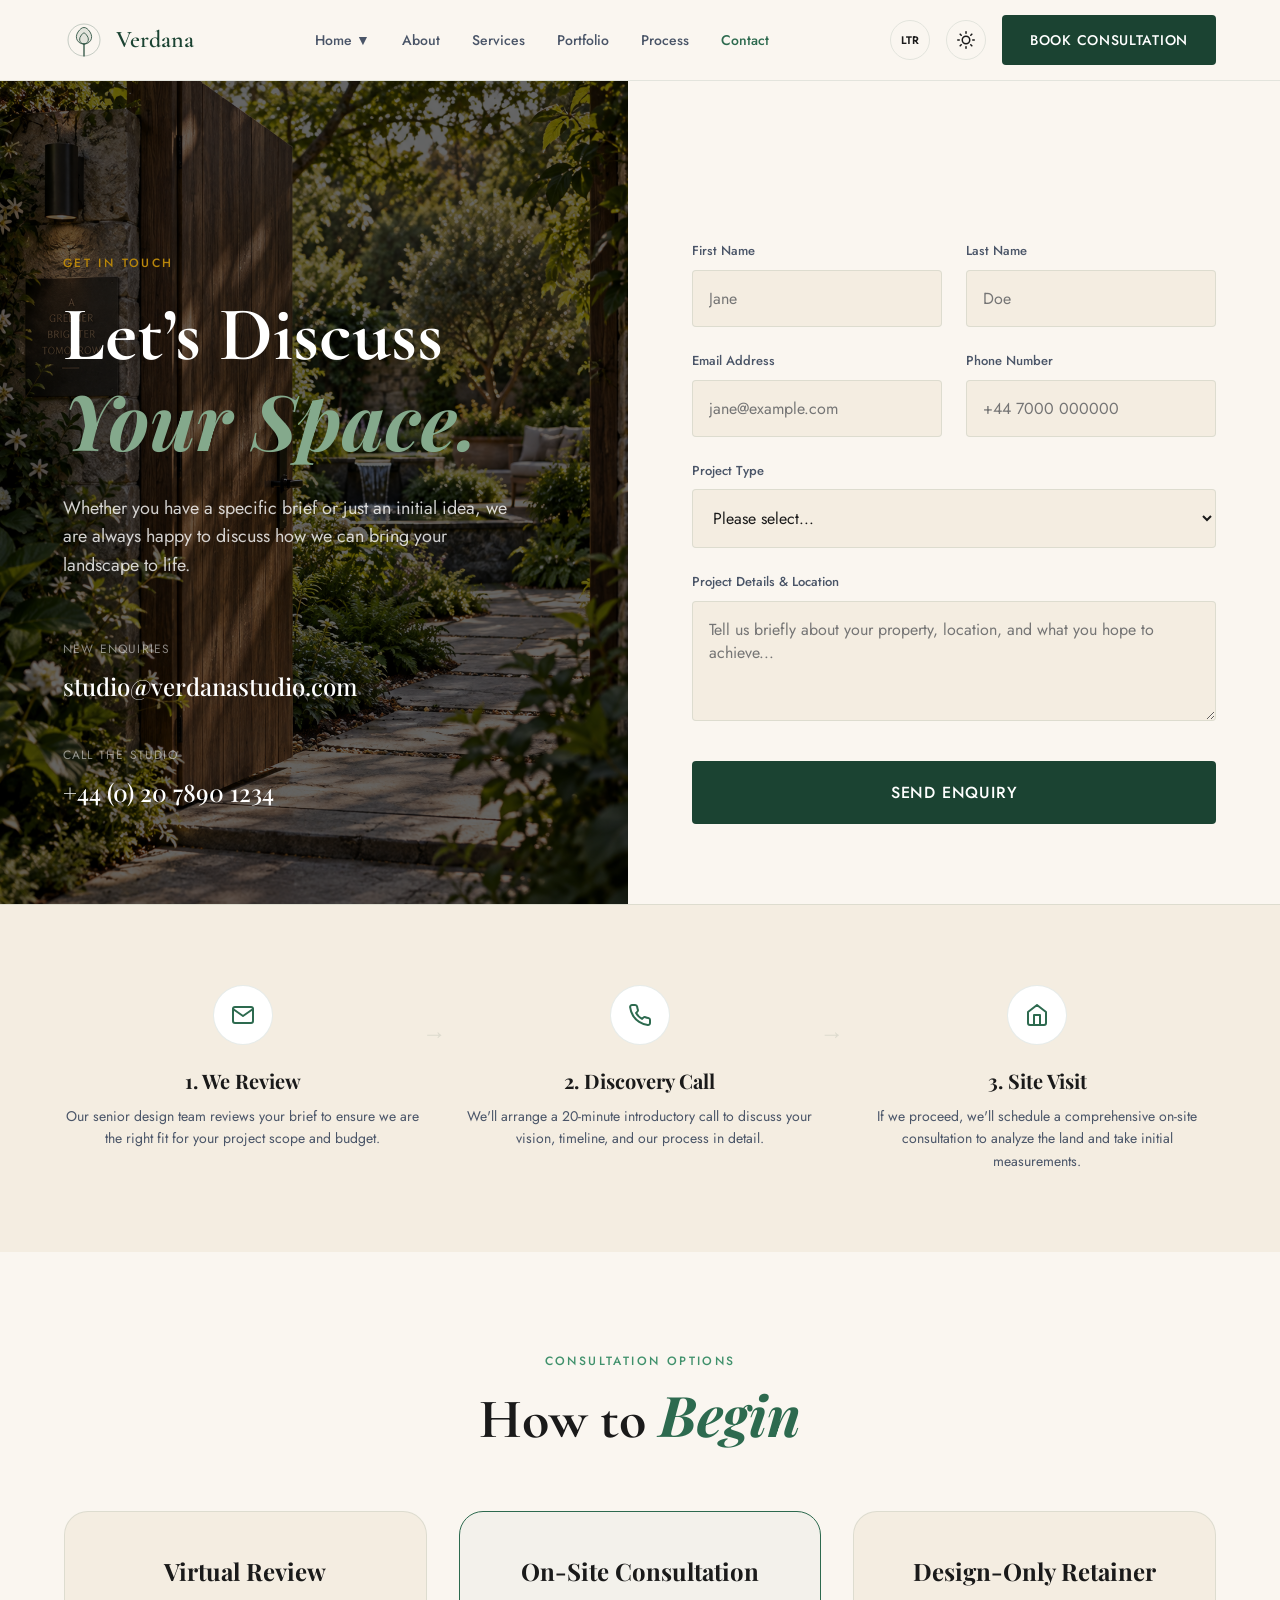
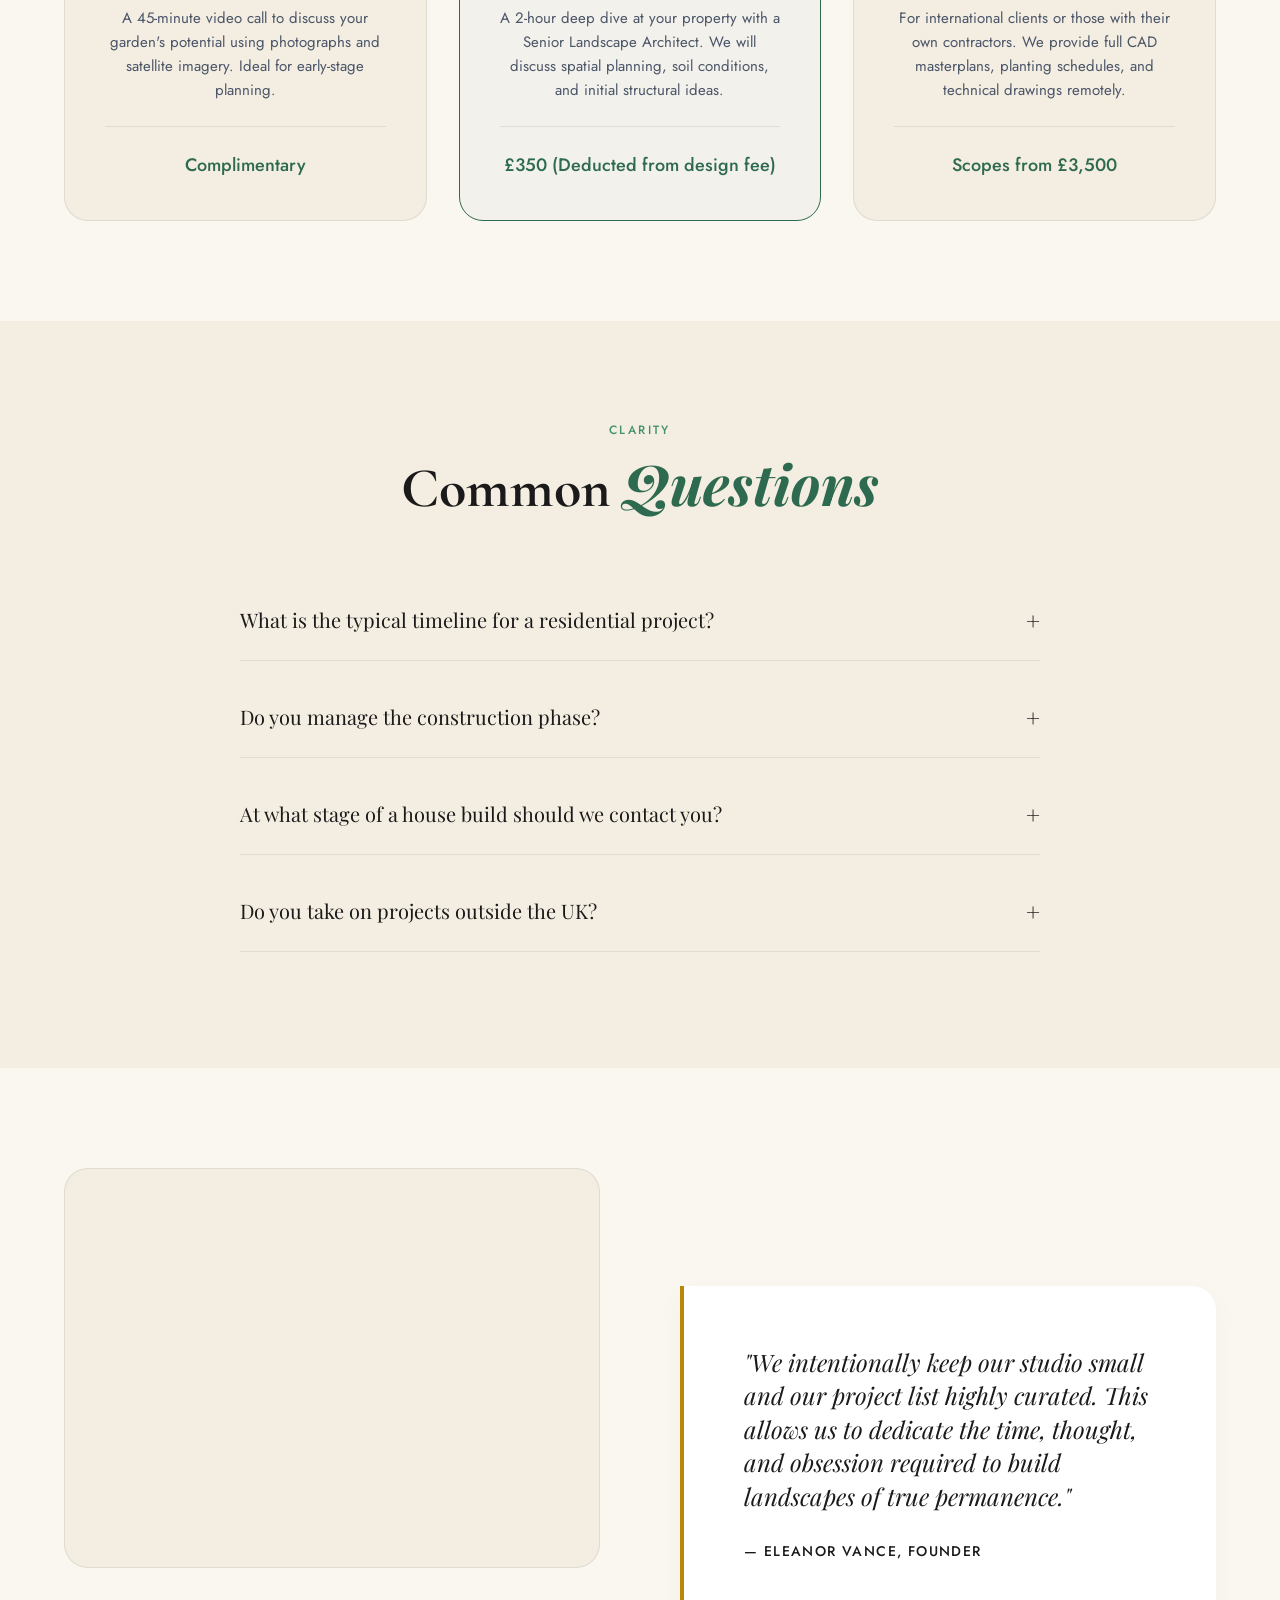
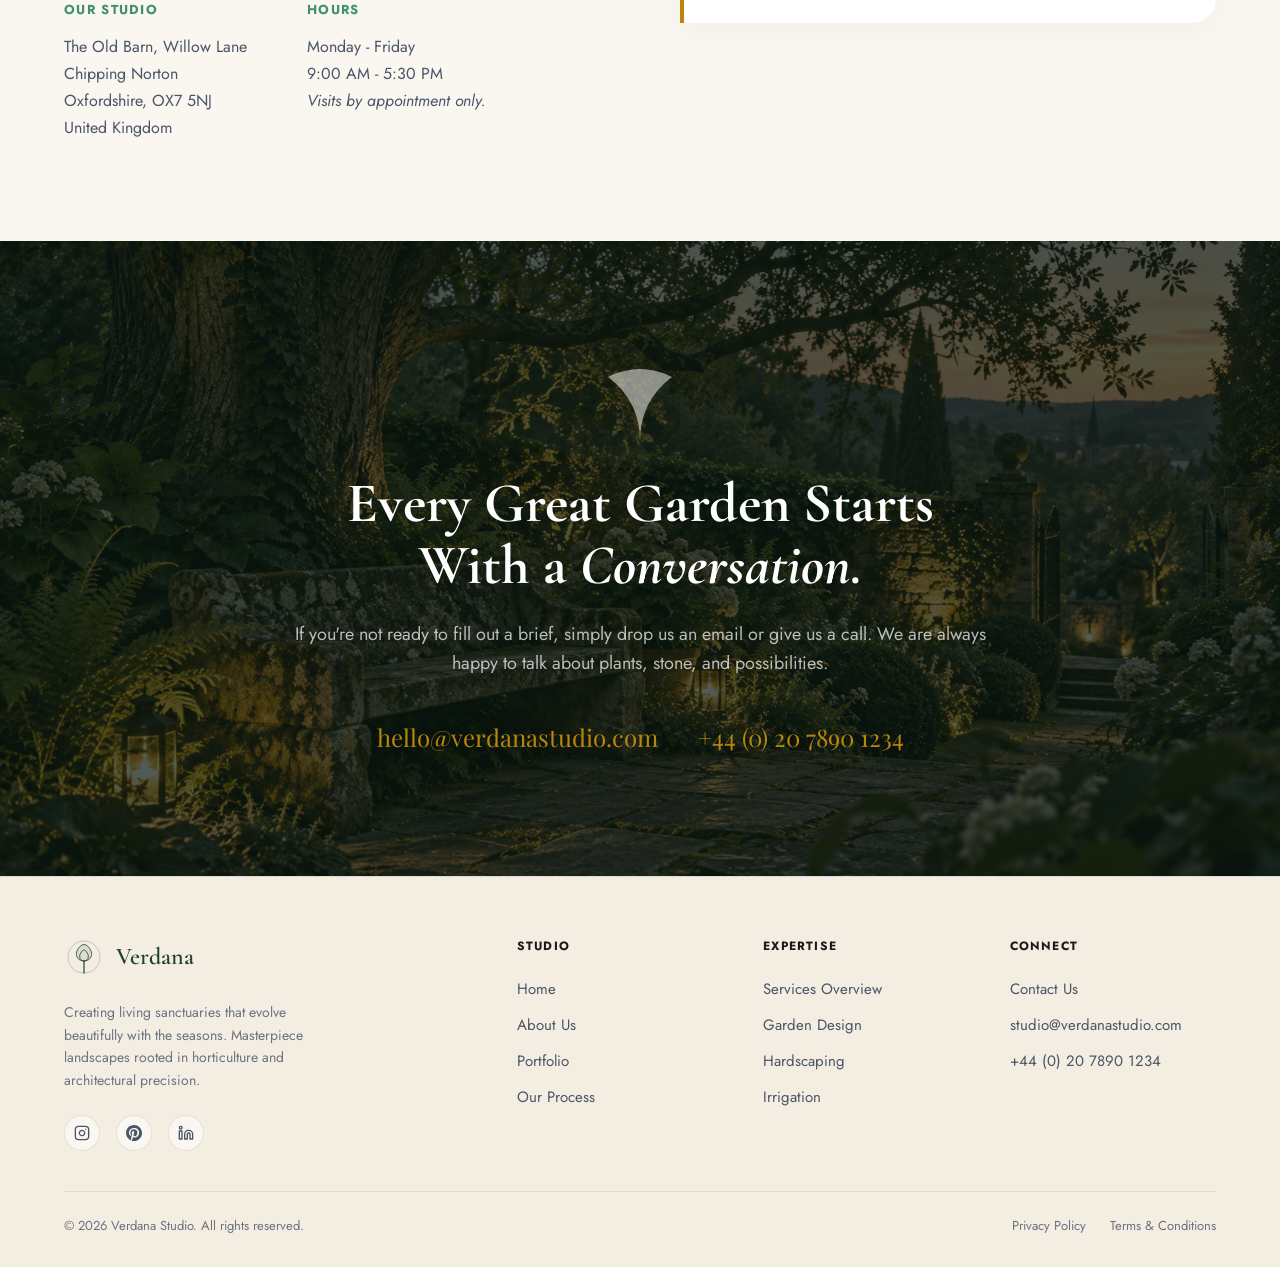
<file: contact.html>
<!DOCTYPE html>
<html lang="en" dir="ltr" data-theme="light">
<head>
  <meta charset="UTF-8" />
  <meta name="viewport" content="width=device-width, initial-scale=1.0" />
  <meta name="description" content="Contact Verdana Studio — Book a Landscape Architecture Consultation" />
  <title>Contact Us | Verdana Studio</title>
  <link rel="icon" type="image/svg+xml" href="favicon.svg" />
  <link rel="icon" type="image/png" href="favicon.png" />
  <link rel="shortcut icon" href="favicon.ico" />
  
  <!-- Google Fonts -->
  <link rel="preconnect" href="https://fonts.googleapis.com" />
  <link rel="preconnect" href="https://fonts.gstatic.com" crossorigin />
  <link href="https://fonts.googleapis.com/css2?family=Cormorant+Garamond:ital,wght@0,300;0,400;0,500;0,600;0,700;1,400&family=Jost:wght@300;400;500;600&family=Playfair+Display:ital,wght@0,400;0,500;0,600;1,400&display=swap" rel="stylesheet" />
  
  <link rel="stylesheet" href="styles.css" />
  
  <style>
    /* ============================================================
       CONTACT PAGE: SPECIFIC STYLES
       ============================================================ */

    /* 1. HERO (Split Screen Layout) */
    .section-contact-hero {
      padding: 0;
      background: var(--bg-primary);
    }
    .split-hero {
      display: flex;
      min-height: calc(100vh - 80px);
      align-items: stretch;
    }
    .split-hero-visual {
      flex: 1.2;
      position: relative;
      background: #1A2D23;
    }
    .split-hero-visual svg {
      position: absolute;
      top: 0; left: 0; width: 100%; height: 100%; object-fit: cover;
      opacity: 0.7;
    }
    .split-hero-overlay {
      position: relative;
      z-index: 2;
      padding: 160px 10% 80px;
      color: #fff;
      display: flex;
      flex-direction: column;
      justify-content: center;
      height: 100%;
    }
    .split-hero-overlay .subtitle { color: var(--clr-gold); margin-bottom: 20px; display: inline-block; }
    .split-hero-overlay h1 {
      font-family: var(--font-display);
      font-size: clamp(48px, 6vw, 80px);
      line-height: 1.1;
      margin-bottom: 24px;
    }
    .split-hero-overlay h1 em { font-family: var(--font-serif); font-style: italic; color: var(--clr-light-sage); }
    .split-hero-overlay p { font-size: 18px; color: rgba(255,255,255,0.8); margin-bottom: 60px; max-width: 450px; line-height: 1.6; }
    
    .direct-contact-methods { display: flex; gap: 40px; flex-wrap: wrap; }
    .dc-method span { display: block; font-size: 12px; text-transform: uppercase; letter-spacing: 0.1em; color: rgba(255,255,255,0.5); margin-bottom: 8px; }
    .dc-method a { font-family: var(--font-serif); font-size: 24px; font-weight: 500; color: #fff; transition: color 0.3s; text-decoration: none; }
    .dc-method a:hover { color: var(--clr-gold); }

    .split-hero-form {
      flex: 1;
      display: flex;
      align-items: center;
      justify-content: center;
      padding: 160px 5% 80px;
      background: var(--bg-primary);
    }
    .contact-form-wrapper {
      width: 100%;
      max-width: 550px;
      background: transparent;
      padding: 0;
      box-shadow: none;
      border: none;
    }
    .form-grid {
      display: grid;
      grid-template-columns: 1fr 1fr;
      gap: 24px;
      margin-bottom: 32px;
    }
    .form-group.full { grid-column: span 2; }
    .form-group label {
      display: block;
      font-size: 13px;
      font-weight: 500;
      color: var(--text-secondary);
      margin-bottom: 8px;
    }
    .form-group input, .form-group textarea, .form-group select {
      width: 100%;
      padding: 16px;
      border: 1px solid var(--border-color);
      background: var(--bg-secondary);
      color: var(--text-primary);
      border-radius: var(--radius-sm);
      font-family: var(--font-sans);
      font-size: 16px;
    }
    .form-group textarea { resize: vertical; min-height: 120px; }
    .form-group input:focus, .form-group textarea:focus, .form-group select:focus {
      outline: none; border-color: var(--clr-deep-green);
    }
    .form-submit-btn { width: 100%; padding: 20px; font-size: 16px; }

    @media (max-width: 1024px) {
      .split-hero { flex-direction: column; }
      .split-hero-visual { padding-top: 80px; }
      .split-hero-form { padding: 80px 5%; }
    }

    /* 2. WHAT HAPPENS NEXT (3 Steps) */
    .section-next-steps {
      padding: 80px 0;
      background: var(--bg-secondary);
      border-top: 1px solid var(--border-color);
    }
    .steps-horizontal {
      display: flex;
      justify-content: space-between;
      gap: 40px;
    }
    .step-box {
      flex: 1;
      text-align: center;
      position: relative;
    }
    .step-box:not(:last-child)::after {
      content: '→';
      position: absolute;
      top: 30px;
      right: -25px;
      font-size: 24px;
      color: var(--border-color);
    }
    .step-icon {
      width: 60px; height: 60px;
      margin: 0 auto 20px;
      background: var(--card-bg);
      border: 1px solid var(--border-color);
      border-radius: 50%;
      display: flex; align-items: center; justify-content: center;
      font-size: 20px; color: var(--clr-deep-green);
    }
    [data-theme="dark"] .step-icon { color: var(--clr-light-sage); }
    .step-box h4 { font-family: var(--font-serif); font-size: 20px; margin-bottom: 8px; }
    .step-box p { font-size: 14px; color: var(--text-secondary); }

    /* 3. TYPES OF CONSULTATION (3 Cards) */
    .section-consultations { padding: var(--section-py) 0; }
    .consult-grid {
      display: grid;
      grid-template-columns: repeat(3, 1fr);
      gap: 32px;
      margin-top: 60px;
    }
    .consult-card {
      background: var(--bg-secondary);
      padding: 40px;
      border: 1px solid var(--border-color);
      border-radius: var(--radius-lg);
      text-align: center;
      display: flex;
      flex-direction: column;
    }
    .consult-card.featured {
      border-color: var(--clr-deep-green);
      background: rgba(45, 106, 79, 0.03);
    }
    [data-theme="dark"] .consult-card.featured {
      border-color: var(--clr-light-sage);
      background: rgba(132, 169, 140, 0.05);
    }
    .consult-card h3 { font-family: var(--font-serif); font-size: 24px; margin-bottom: 16px; }
    .consult-card p { color: var(--text-secondary); font-size: 15px; margin-bottom: 24px; flex-grow: 1; }
    .consult-price {
      display: block;
      font-weight: 500;
      color: var(--clr-deep-green);
      font-size: 18px;
      margin-top: auto;
      padding-top: 24px;
      border-top: 1px solid var(--border-color);
    }
    [data-theme="dark"] .consult-price { color: var(--clr-light-sage); }

    /* 4. FREQUENTLY ASKED QUESTIONS (Accordion) */
    .section-faq {
      padding: var(--section-py) 0;
      background: var(--bg-secondary);
    }
    .faq-container { max-width: 800px; margin: 60px auto 0; }
    .faq-item {
      border-bottom: 1px solid var(--border-color);
      margin-bottom: 16px;
    }
    .faq-question {
      width: 100%;
      text-align: left;
      padding: 24px 0;
      background: none;
      border: none;
      font-family: var(--font-serif);
      font-size: 20px;
      color: var(--text-primary);
      cursor: pointer;
      display: flex;
      justify-content: space-between;
      align-items: center;
    }
    .faq-question::after {
      content: '+';
      font-size: 24px;
      font-weight: 300;
      transition: transform 0.3s;
    }
    .faq-item.active .faq-question::after { transform: rotate(45deg); }
    .faq-answer {
      max-height: 0;
      overflow: hidden;
      transition: max-height 0.4s ease;
    }
    .faq-answer p {
      padding-bottom: 24px;
      color: var(--text-secondary);
      line-height: 1.6;
    }

    /* 5. STUDIO & LOCATION (2 Col) */
    .section-location { padding: var(--section-py) 0; }
    .location-grid {
      display: grid;
      grid-template-columns: 1fr 1fr;
      gap: 80px;
      align-items: center;
    }
    .map-placeholder {
      width: 100%;
      height: 400px;
      background: var(--bg-secondary);
      border-radius: var(--radius-lg);
      display: flex;
      align-items: center;
      justify-content: center;
      border: 1px solid var(--border-color);
      margin-bottom: 32px;
    }
    .address-details { display: flex; gap: 60px; }
    .addr-block h5 { font-size: 13px; text-transform: uppercase; letter-spacing: 0.1em; color: var(--clr-mid-green); margin-bottom: 12px; }
    .addr-block p { color: var(--text-secondary); line-height: 1.7; }
    .director-quote {
      padding: 60px;
      background: var(--card-bg);
      border-left: 4px solid var(--clr-gold);
      border-radius: 0 var(--radius-lg) var(--radius-lg) 0;
      box-shadow: 0 10px 30px rgba(0,0,0,0.03);
    }
    [data-theme="dark"] .director-quote { box-shadow: 0 10px 30px rgba(0,0,0,0.15); }
    .director-quote p { font-family: var(--font-serif); font-size: 24px; font-style: italic; margin-bottom: 24px; line-height: 1.4; }
    .director-quote span { font-size: 14px; font-weight: 500; text-transform: uppercase; letter-spacing: 0.1em; }

    /* 6. FINAL CTA (Soft Close) */
    .section-soft-close {
      padding: 120px 0;
      background: var(--clr-forest);
      color: #fff;
      text-align: center;
    }
    .soft-close-content { max-width: 700px; margin: 0 auto; }
    .soft-close-icon {
      width: 80px; height: 80px; margin: 0 auto 32px; opacity: 0.5;
    }
    .soft-close-icon svg { width: 100%; height: 100%; }
    .soft-close-content h2 { font-family: var(--font-display); font-size: clamp(32px, 5vw, 56px); margin-bottom: 24px; line-height: 1.1; }
    .soft-close-content p { font-size: 18px; color: rgba(255,255,255,0.7); margin-bottom: 40px; }
    .soft-contacts { display: flex; justify-content: center; gap: 40px; }
    .soft-contacts a { font-family: var(--font-serif); font-size: 24px; color: var(--clr-gold); transition: color 0.3s; }
    .soft-contacts a:hover { color: #fff; }

    @media (max-width: 1024px) {
      .contact-hero-grid, .location-grid { grid-template-columns: 1fr; }
      .contact-info-sidebar { text-align: center; }
      .steps-horizontal { flex-direction: column; gap: 32px; }
      .step-box:not(:last-child)::after { display: none; }
      .consult-grid { grid-template-columns: repeat(2, 1fr); }
    }
    @media (max-width: 768px) {
      .form-grid { grid-template-columns: 1fr; }
      .form-group.full { grid-column: span 1; }
      .contact-form-wrapper, .director-quote { padding: 40px 20px; }
      .consult-grid { grid-template-columns: 1fr; }
      .address-details { flex-direction: column; gap: 32px; }
      .soft-contacts { flex-direction: column; gap: 20px; }
    }
  </style>
</head>
<body>

  <!-- HEADER -->
  <header class="navbar" id="navbar">
    <div class="nav-container">
      <a href="index.html" class="nav-logo" id="logo-link">
        <div class="logo-icon">
          <svg viewBox="0 0 100 100" fill="none" xmlns="http://www.w3.org/2000/svg">
            <path d="M50 10C27.9086 10 10 27.9086 10 50C10 72.0914 27.9086 90 50 90C72.0914 90 90 72.0914 90 50C90 27.9086 72.0914 10 50 10Z" stroke="currentColor" stroke-width="2" opacity="0.3"/>
            <path d="M50 90V60" stroke="currentColor" stroke-width="3" stroke-linecap="round"/>
            <path d="M50 60C35 60 25 45 35 30C45 15 55 15 65 30C75 45 65 60 50 60Z" stroke="currentColor" stroke-width="2" fill="currentColor" fill-opacity="0.1"/>
            <path d="M50 60C42 60 35 50 42 40C48 30 52 30 58 40C65 50 58 60 50 60Z" stroke="currentColor" stroke-width="2"/>
          </svg>
        </div>
        <div class="logo-text">
          <span class="logo-name">Verdana</span>
          
        </div>
      </a>

      <!-- Navigation Links -->
      <nav class="nav-links" id="nav-links">
        <div class="nav-item has-dropdown">
          <a href="#" class="nav-link dropdown-trigger">Home <span class="caret">▼</span></a>
          <div class="dropdown-menu">
            <a href="index.html" class="dropdown-item">Home 1 — Garden</a>
            <a href="home2.html" class="dropdown-item">Home 2 — Architecture</a>
          </div>
        </div>
        <a href="about.html" class="nav-link">About</a>
        <a href="services.html" class="nav-link">Services</a>
        <a href="portfolio.html" class="nav-link">Portfolio</a>
        <a href="process.html" class="nav-link">Process</a>
        <a href="contact.html" class="nav-link active">Contact</a>
        <a href="contact.html" class="btn-primary mobile-menu-cta">Book Consultation</a>
      </nav>

      <!-- Controls & CTA -->
      <div class="nav-controls">
        <button class="ctrl-btn" id="rtl-toggle" aria-label="Toggle Text Direction">
          <span id="dir-label">LTR</span>
        </button>
        <button class="ctrl-btn" id="theme-toggle" aria-label="Toggle Theme">
          <span class="theme-icon sun" id="sun-icon"><svg xmlns="http://www.w3.org/2000/svg" width="18" height="18" viewBox="0 0 24 24" fill="none" stroke="currentColor" stroke-width="2" stroke-linecap="round" stroke-linejoin="round"><circle cx="12" cy="12" r="5"></circle><line x1="12" y1="1" x2="12" y2="3"></line><line x1="12" y1="21" x2="12" y2="23"></line><line x1="4.22" y1="4.22" x2="5.64" y2="5.64"></line><line x1="18.36" y1="18.36" x2="19.78" y2="19.78"></line><line x1="1" y1="12" x2="3" y2="12"></line><line x1="21" y1="12" x2="23" y2="12"></line><line x1="4.22" y1="19.78" x2="5.64" y2="18.36"></line><line x1="18.36" y1="5.64" x2="19.78" y2="4.22"></line></svg></span>
          <span class="theme-icon moon hidden" id="moon-icon"><svg xmlns="http://www.w3.org/2000/svg" width="18" height="18" viewBox="0 0 24 24" fill="none" stroke="currentColor" stroke-width="2" stroke-linecap="round" stroke-linejoin="round"><path d="M21 12.79A9 9 0 1 1 11.21 3 7 7 0 0 0 21 12.79z"></path></svg></span>
        </button>
        <a href="contact.html" class="btn-primary nav-cta">Book Consultation</a>

        <button class="hamburger-btn" id="hamburger" aria-label="Toggle navigation" aria-expanded="false">
          <span></span>
          <span></span>
          <span></span>
        </button>
      </div>
    </div>
  </header>
  <div class="mobile-overlay" id="mobile-overlay"></div>

  <main>
    <!-- SECTION 1: HERO (Split Screen Layout) -->
    <section class="section-contact-hero split-hero">
      
      <div class="split-hero-visual">
        <img src="contact_hero.png" alt="Get in Touch" style="position: absolute; top: 0; left: 0; width: 100%; height: 100%; object-fit: cover; filter: brightness(0.4);" />
        <div class="split-hero-overlay">
          <span class="subtitle">Get in Touch</span>
          <h1>Let’s Discuss <br><em>Your Space.</em></h1>
          <p>Whether you have a specific brief or just an initial idea, we are always happy to discuss how we can bring your landscape to life.</p>
          
          <div class="direct-contact-methods">
            <div class="dc-method">
              <span>New Enquiries</span>
              <a href="mailto:studio@verdanastudio.com">studio@verdanastudio.com</a>
            </div>
            <div class="dc-method">
              <span>Call the Studio</span>
              <a href="tel:+442078901234">+44 (0) 20 7890 1234</a>
            </div>
          </div>
        </div>
      </div>

      <div class="split-hero-form">
        <div class="contact-form-wrapper">
          <form id="main-contact-form" onsubmit="event.preventDefault(); alert('Enquiry Sent Successfully!');">
            <div class="form-grid">
              <div class="form-group">
                <label>First Name</label>
                <input type="text" required placeholder="Jane" />
              </div>
              <div class="form-group">
                <label>Last Name</label>
                <input type="text" required placeholder="Doe" />
              </div>
              <div class="form-group">
                <label>Email Address</label>
                <input type="email" required placeholder="jane@example.com" />
              </div>
              <div class="form-group">
                <label>Phone Number</label>
                <input type="tel" placeholder="+44 7000 000000" />
              </div>
              <div class="form-group full">
                <label>Project Type</label>
                <select required>
                  <option value="">Please select...</option>
                  <option value="residential">Residential Garden Design</option>
                  <option value="estate">Country Estate Masterplan</option>
                  <option value="commercial">Commercial / Public Realm</option>
                  <option value="consultancy">Expert Consultancy Only</option>
                </select>
              </div>
              <div class="form-group full">
                <label>Project Details & Location</label>
                <textarea required placeholder="Tell us briefly about your property, location, and what you hope to achieve..."></textarea>
              </div>
            </div>
            <button type="submit" class="btn-primary form-submit-btn">Send Enquiry</button>
          </form>
        </div>
      </div>

    </section>

    <!-- SECTION 2: WHAT HAPPENS NEXT (3 Steps) -->
    <section class="section-next-steps">
      <div class="container">
        <div class="steps-horizontal">
          <div class="step-box">
            <div class="step-icon"><svg xmlns="http://www.w3.org/2000/svg" width="24" height="24" viewBox="0 0 24 24" fill="none" stroke="currentColor" stroke-width="2" stroke-linecap="round" stroke-linejoin="round"><path d="M4 4h16c1.1 0 2 .9 2 2v12c0 1.1-.9 2-2 2H4c-1.1 0-2-.9-2-2V6c0-1.1.9-2 2-2z"></path><polyline points="22,6 12,13 2,6"></polyline></svg></div>
            <h4>1. We Review</h4>
            <p>Our senior design team reviews your brief to ensure we are the right fit for your project scope and budget.</p>
          </div>
          <div class="step-box">
            <div class="step-icon"><svg xmlns="http://www.w3.org/2000/svg" width="24" height="24" viewBox="0 0 24 24" fill="none" stroke="currentColor" stroke-width="2" stroke-linecap="round" stroke-linejoin="round"><path d="M22 16.92v3a2 2 0 0 1-2.18 2 19.79 19.79 0 0 1-8.63-3.07 19.5 19.5 0 0 1-6-6 19.79 19.79 0 0 1-3.07-8.67A2 2 0 0 1 4.11 2h3a2 2 0 0 1 2 1.72 12.84 12.84 0 0 0 .7 2.81 2 2 0 0 1-.45 2.11L8.09 9.91a16 16 0 0 0 6 6l1.27-1.27a2 2 0 0 1 2.11-.45 12.84 12.84 0 0 0 2.81.7A2 2 0 0 1 22 16.92z"></path></svg></div>
            <h4>2. Discovery Call</h4>
            <p>We'll arrange a 20-minute introductory call to discuss your vision, timeline, and our process in detail.</p>
          </div>
          <div class="step-box">
            <div class="step-icon"><svg xmlns="http://www.w3.org/2000/svg" width="24" height="24" viewBox="0 0 24 24" fill="none" stroke="currentColor" stroke-width="2" stroke-linecap="round" stroke-linejoin="round"><path d="M3 9l9-7 9 7v11a2 2 0 0 1-2 2H5a2 2 0 0 1-2-2z"></path><polyline points="9 22 9 12 15 12 15 22"></polyline></svg></div>
            <h4>3. Site Visit</h4>
            <p>If we proceed, we'll schedule a comprehensive on-site consultation to analyze the land and take initial measurements.</p>
          </div>
        </div>
      </div>
    </section>

    <!-- SECTION 3: TYPES OF CONSULTATION (3 Choice Cards) -->
    <section class="section-consultations">
      <div class="container">
        <div class="section-header center">
          <span class="subtitle">Consultation Options</span>
          <h2 class="title">How to <em>Begin</em></h2>
        </div>

        <div class="consult-grid">
          <div class="consult-card">
            <h3>Virtual Review</h3>
            <p>A 45-minute video call to discuss your garden's potential using photographs and satellite imagery. Ideal for early-stage planning.</p>
            <span class="consult-price">Complimentary</span>
          </div>
          <div class="consult-card featured">
            <h3>On-Site Consultation</h3>
            <p>A 2-hour deep dive at your property with a Senior Landscape Architect. We will discuss spatial planning, soil conditions, and initial structural ideas.</p>
            <span class="consult-price">£350 (Deducted from design fee)</span>
          </div>
          <div class="consult-card">
            <h3>Design-Only Retainer</h3>
            <p>For international clients or those with their own contractors. We provide full CAD masterplans, planting schedules, and technical drawings remotely.</p>
            <span class="consult-price">Scopes from £3,500</span>
          </div>
        </div>
      </div>
    </section>

    <!-- SECTION 4: FREQUENTLY ASKED QUESTIONS (Accordion) -->
    <section class="section-faq">
      <div class="container">
        <div class="section-header center">
          <span class="subtitle">Clarity</span>
          <h2 class="title">Common <em>Questions</em></h2>
        </div>

        <div class="faq-container">
          <div class="faq-item">
            <button class="faq-question">What is the typical timeline for a residential project?</button>
            <div class="faq-answer">
              <p>For a standard residential garden, the design phase typically takes 6-8 weeks. Once approved, tendering and construction can take between 4-12 weeks depending on the complexity of hardscaping and time of year.</p>
            </div>
          </div>
          <div class="faq-item">
            <button class="faq-question">Do you manage the construction phase?</button>
            <div class="faq-answer">
              <p>Yes. We strongly recommend using our in-house project management service. We work with a trusted network of specialist contractors and oversee the build from ground-breaking to final planting, ensuring the design is executed flawlessly.</p>
            </div>
          </div>
          <div class="faq-item">
            <button class="faq-question">At what stage of a house build should we contact you?</button>
            <div class="faq-answer">
              <p>As early as possible. Involving a landscape architect during the architectural planning stage ensures that sightlines, indoor-outdoor flow, and essential groundworks (like drainage and cabling) are integrated seamlessly, saving time and money.</p>
            </div>
          </div>
          <div class="faq-item">
            <button class="faq-question">Do you take on projects outside the UK?</button>
            <div class="faq-answer">
              <p>Yes. For international projects, we generally operate on a "Design & Consultancy" basis, where we produce the masterplan and technical drawings, and oversee the work of local contractors through scheduled site visits.</p>
            </div>
          </div>
        </div>
      </div>
    </section>

    <!-- SECTION 5: STUDIO & LOCATION (2 Col) -->
    <section class="section-location">
      <div class="container">
        <div class="location-grid">
          <div>
            <div class="map-placeholder">
              <iframe width="100%" height="100%" frameborder="0" scrolling="no" marginheight="0" marginwidth="0" src="https://www.openstreetmap.org/export/embed.html?bbox=-1.57,51.93,-1.52,51.96&amp;layer=mapnik" style="border: 0; border-radius: var(--radius-lg); filter: grayscale(80%) sepia(30%) hue-rotate(70deg);"></iframe>
            </div>
            <div class="address-details">
              <div class="addr-block">
                <h5>Our Studio</h5>
                <p>The Old Barn, Willow Lane<br>Chipping Norton<br>Oxfordshire, OX7 5NJ<br>United Kingdom</p>
              </div>
              <div class="addr-block">
                <h5>Hours</h5>
                <p>Monday - Friday<br>9:00 AM - 5:30 PM<br><em>Visits by appointment only.</em></p>
              </div>
            </div>
          </div>
          
          <div class="director-quote">
            <p>"We intentionally keep our studio small and our project list highly curated. This allows us to dedicate the time, thought, and obsession required to build landscapes of true permanence."</p>
            <span>— Eleanor Vance, Founder</span>
          </div>
        </div>
      </div>
    </section>

    <!-- SECTION 6: FINAL CTA (Soft Close) -->
    <section class="section-soft-close" style="background: linear-gradient(rgba(11, 26, 18, 0.7), rgba(11, 26, 18, 0.7)), url(contact_cta_bg.png) center/cover no-repeat;">
      <div class="container">
        <div class="soft-close-content">
          <div class="soft-close-icon">
            <svg viewBox="0 0 100 100" xmlns="http://www.w3.org/2000/svg">
              <path d="M 50 100 Q 50 50 10 20 Q 50 0 90 20 Q 50 50 50 100" fill="currentColor" />
            </svg>
          </div>
          <h2>Every Great Garden Starts <br>With a <em>Conversation.</em></h2>
          <p>If you're not ready to fill out a brief, simply drop us an email or give us a call. We are always happy to talk about plants, stone, and possibilities.</p>
          <div class="soft-contacts">
            <a href="mailto:hello@verdanastudio.com">hello@verdanastudio.com</a>
            <a href="tel:+442078901234">+44 (0) 20 7890 1234</a>
          </div>
        </div>
      </div>
    </section>
  </main>

    <!-- FOOTER -->
  <footer class="site-footer">
    <div class="container">
      <div class="footer-grid">
                <div class="footer-brand">
          <a href="index.html" class="nav-logo" style="margin-bottom: 24px; text-decoration: none;">
            <div class="logo-icon">
              <svg viewBox="0 0 100 100" fill="none" xmlns="http://www.w3.org/2000/svg">
                <path d="M50 10C27.9086 10 10 27.9086 10 50C10 72.0914 27.9086 90 50 90C72.0914 90 90 72.0914 90 50C90 27.9086 72.0914 10 50 10Z" stroke="currentColor" stroke-width="2" opacity="0.3"/>
                <path d="M50 90V60" stroke="currentColor" stroke-width="3" stroke-linecap="round"/>
                <path d="M50 60C35 60 25 45 35 30C45 15 55 15 65 30C75 45 65 60 50 60Z" stroke="currentColor" stroke-width="2" fill="currentColor" fill-opacity="0.1"/>
                <path d="M50 60C42 60 35 50 42 40C48 30 52 30 58 40C65 50 58 60 50 60Z" stroke="currentColor" stroke-width="2"/>
              </svg>
            </div>
            <div class="logo-text" style="text-align: left;">
              <span class="logo-name">Verdana</span>
              
            </div>
          </a>
          <p>Creating living sanctuaries that evolve beautifully with the seasons. Masterpiece landscapes rooted in horticulture and architectural precision.</p>
          <div class="footer-socials">
            <a href="#" aria-label="Instagram"><svg xmlns="http://www.w3.org/2000/svg" width="16" height="16" viewBox="0 0 24 24" fill="none" stroke="currentColor" stroke-width="2" stroke-linecap="round" stroke-linejoin="round"><rect x="2" y="2" width="20" height="20" rx="5" ry="5"></rect><path d="M16 11.37A4 4 0 1 1 12.63 8 4 4 0 0 1 16 11.37z"></path><line x1="17.5" y1="6.5" x2="17.51" y2="6.5"></line></svg></a>
            <a href="#" aria-label="Pinterest"><svg xmlns="http://www.w3.org/2000/svg" width="16" height="16" viewBox="0 0 24 24" fill="currentColor"><path d="M12.017 0C5.396 0 .029 5.367.029 11.987c0 5.079 3.158 9.417 7.618 11.162-.105-.949-.199-2.403.041-3.439.219-.937 1.406-5.957 1.406-5.957s-.359-.72-.359-1.781c0-1.663.967-2.911 2.168-2.911 1.024 0 1.518.769 1.518 1.688 0 1.029-.653 2.567-.992 3.992-.285 1.193.6 2.165 1.775 2.165 2.128 0 3.768-2.245 3.768-5.487 0-2.861-2.063-4.869-5.008-4.869-3.41 0-5.409 2.562-5.409 5.199 0 1.033.394 2.143.889 2.741.099.12.112.225.085.345-.09.375-.293 1.199-.334 1.363-.053.225-.172.271-.401.165-1.495-.69-2.433-2.878-2.433-4.646 0-3.776 2.748-7.252 7.951-7.252 4.168 0 7.41 2.967 7.41 6.923 0 4.135-2.607 7.462-6.233 7.462-1.214 0-2.354-.629-2.758-1.379l-.749 2.848c-.269 1.045-1.004 2.352-1.498 3.146 1.123.345 2.306.535 3.55.535 6.607 0 11.985-5.365 11.985-11.987C23.97 5.367 18.624 0 12.017 0z"/></svg></a>
            <a href="#" aria-label="LinkedIn"><svg xmlns="http://www.w3.org/2000/svg" width="16" height="16" viewBox="0 0 24 24" fill="none" stroke="currentColor" stroke-width="2" stroke-linecap="round" stroke-linejoin="round"><path d="M16 8a6 6 0 0 1 6 6v7h-4v-7a2 2 0 0 0-2-2 2 2 0 0 0-2 2v7h-4v-7a6 6 0 0 1 6-6z"></path><rect x="2" y="9" width="4" height="12"></rect><circle cx="4" cy="4" r="2"></circle></svg></a>
          </div>
        </div>
        <div class="footer-links">
          <h4>Studio</h4>
          <a href="index.html">Home</a>
          <a href="about.html">About Us</a>
          <a href="portfolio.html">Portfolio</a>
          <a href="process.html">Our Process</a>
        </div>
        <div class="footer-links">
          <h4>Expertise</h4>
          <a href="services.html">Services Overview</a>
          <a href="services.html#garden-design">Garden Design</a>
          <a href="services.html#hardscaping">Hardscaping</a>
          <a href="services.html#irrigation">Irrigation</a>
        </div>
        <div class="footer-contact">
          <h4>Connect</h4>
          <a href="contact.html">Contact Us</a>
          <a href="mailto:studio@verdanastudio.com">studio@verdanastudio.com</a>
          <a href="tel:+442078901234">+44 (0) 20 7890 1234</a>
        </div>
      </div>
      <div class="footer-bottom">
        <p>&copy; 2026 Verdana Studio. All rights reserved.</p>
        <div class="footer-legal">
          <a href="#">Privacy Policy</a>
          <a href="#">Terms & Conditions</a>
        </div>
      </div>
    </div>
  </footer>

  <script>
    // RTL / LTR Toggle Logic
    const rtlToggle = document.getElementById('rtl-toggle');
    const dirLabel = document.getElementById('dir-label');
    const htmlElem = document.documentElement;
    
    let isRTL = false;
    rtlToggle.addEventListener('click', () => {
      isRTL = !isRTL;
      htmlElem.setAttribute('dir', isRTL ? 'rtl' : 'ltr');
      dirLabel.textContent = isRTL ? 'RTL' : 'LTR';
    });

    // Theme Toggle Logic
    const themeToggle = document.getElementById('theme-toggle');
    const sunIcon = document.getElementById('sun-icon');
    const moonIcon = document.getElementById('moon-icon');
    
    let isDark = false;

    function applyTheme(dark) {
      isDark = dark;
      htmlElem.setAttribute('data-theme', dark ? 'dark' : 'light');
      if (dark) {
        sunIcon.classList.add('hidden');
        moonIcon.classList.remove('hidden');
      } else {
        sunIcon.classList.remove('hidden');
        moonIcon.classList.add('hidden');
      }
      localStorage.setItem('verdana-theme', dark ? 'dark' : 'light');
    }

    themeToggle.addEventListener('click', () => applyTheme(!isDark));

    // Restore saved theme on page load
    const _savedTheme = localStorage.getItem('verdana-theme');
    if (_savedTheme === 'dark') {
      applyTheme(true);
    } else if (!_savedTheme && window.matchMedia('(prefers-color-scheme: dark)').matches) {
      applyTheme(true);
    }

    // FAQ Accordion Logic
    const faqs = document.querySelectorAll('.faq-item');
    faqs.forEach(faq => {
      const btn = faq.querySelector('.faq-question');
      btn.addEventListener('click', () => {
        const isActive = faq.classList.contains('active');
        
        // Close all others
        faqs.forEach(f => {
          f.classList.remove('active');
          f.querySelector('.faq-answer').style.maxHeight = null;
        });

        if (!isActive) {
          faq.classList.add('active');
          const answer = faq.querySelector('.faq-answer');
          answer.style.maxHeight = answer.scrollHeight + "px";
        }
      });
    });

    // Mobile Navigation Drawer Toggle
    const hamburger = document.getElementById('hamburger');
    const navLinks = document.getElementById('nav-links');
    const mobileOverlay = document.getElementById('mobile-overlay');

    function openMobileNav() {
      if (navLinks) navLinks.classList.add('open');
      if (hamburger) {
        hamburger.classList.add('open');
        hamburger.setAttribute('aria-expanded', 'true');
      }
      if (mobileOverlay) mobileOverlay.classList.add('active');
      document.body.style.overflow = 'hidden';
    }

    function closeMobileNav() {
      if (navLinks) navLinks.classList.remove('open');
      if (hamburger) {
        hamburger.classList.remove('open');
        hamburger.setAttribute('aria-expanded', 'false');
      }
      if (mobileOverlay) mobileOverlay.classList.remove('active');
      document.body.style.overflow = '';
    }

    if (hamburger) {
      hamburger.addEventListener('click', (e) => {
        e.stopPropagation();
        navLinks && navLinks.classList.contains('open') ? closeMobileNav() : openMobileNav();
      });
    }

    if (mobileOverlay) {
      mobileOverlay.addEventListener('click', closeMobileNav);
    }

    document.addEventListener('keydown', (e) => {
      if (e.key === 'Escape') closeMobileNav();
    });

    document.querySelectorAll('.nav-links .nav-link:not(.dropdown-trigger), .dropdown-item, .mobile-menu-cta').forEach(link => {
      link.addEventListener('click', closeMobileNav);
    });
  </script>
</body>
</html>
</file>
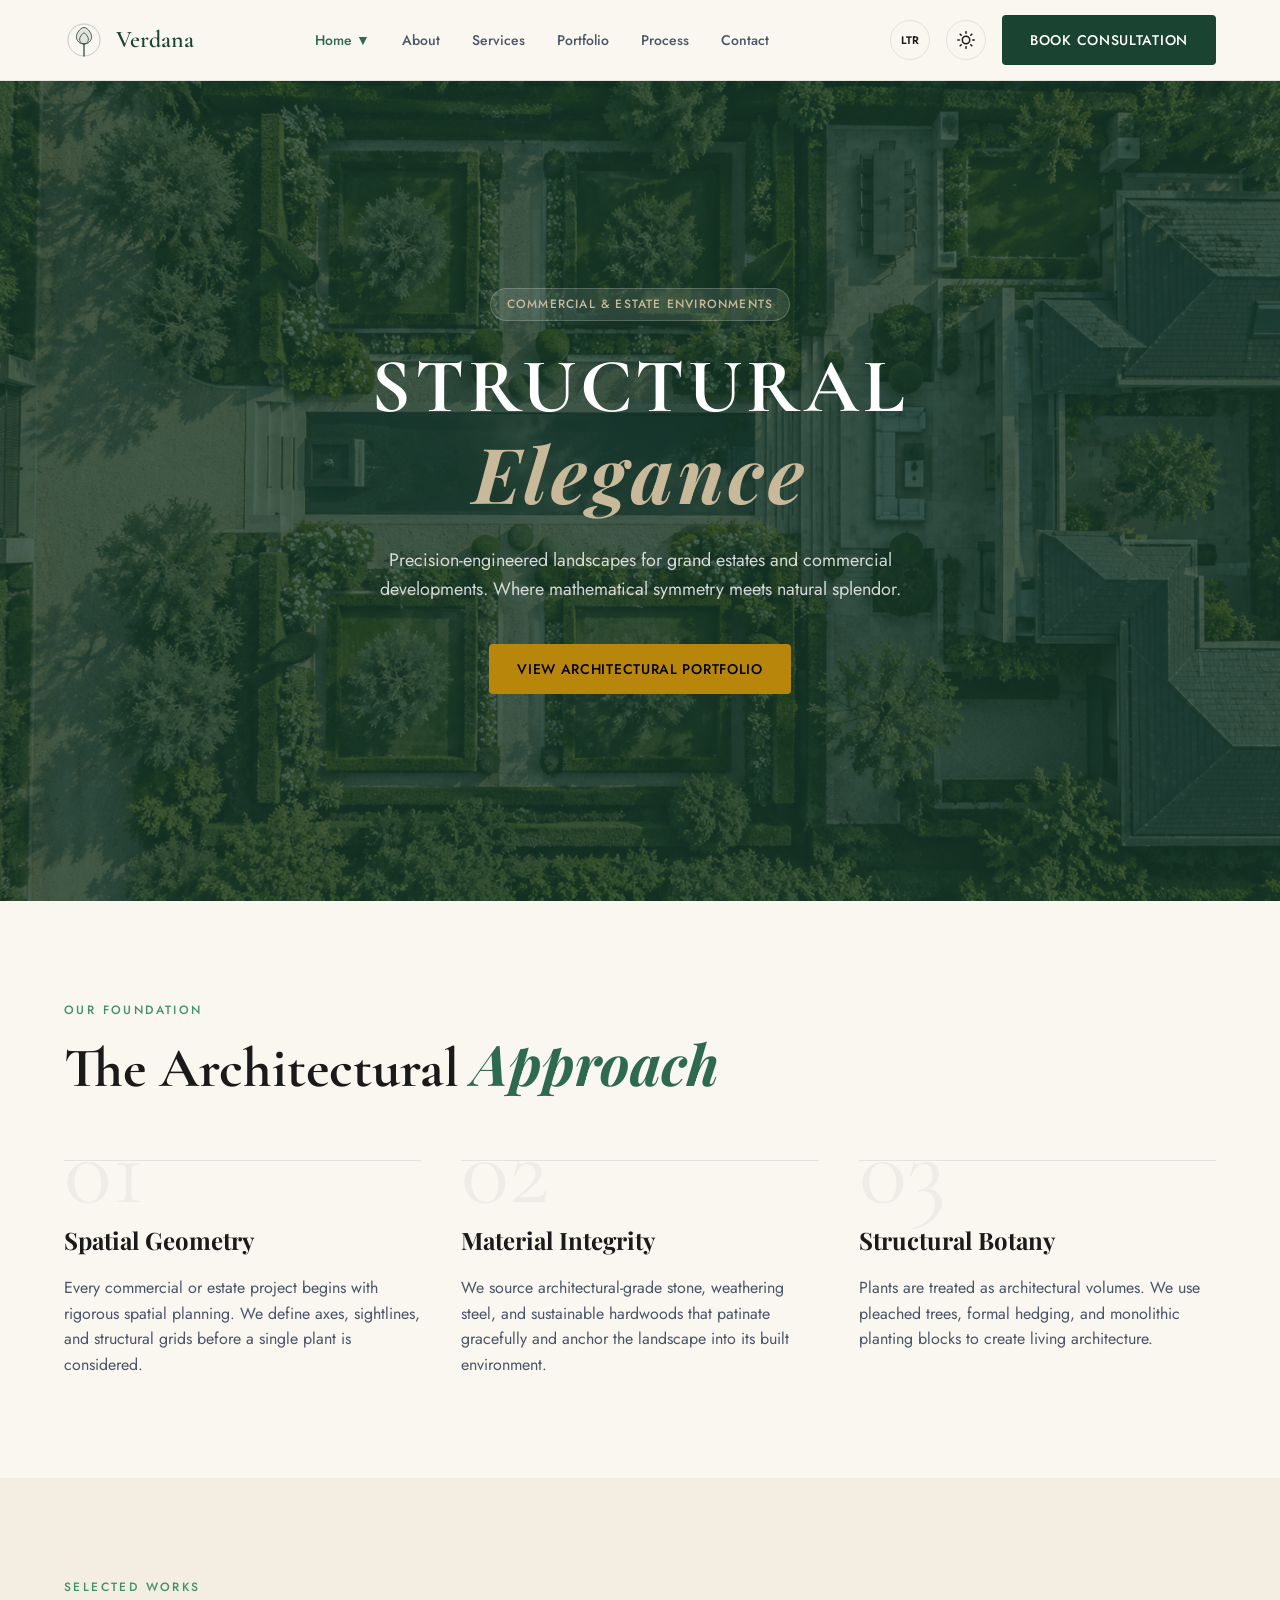
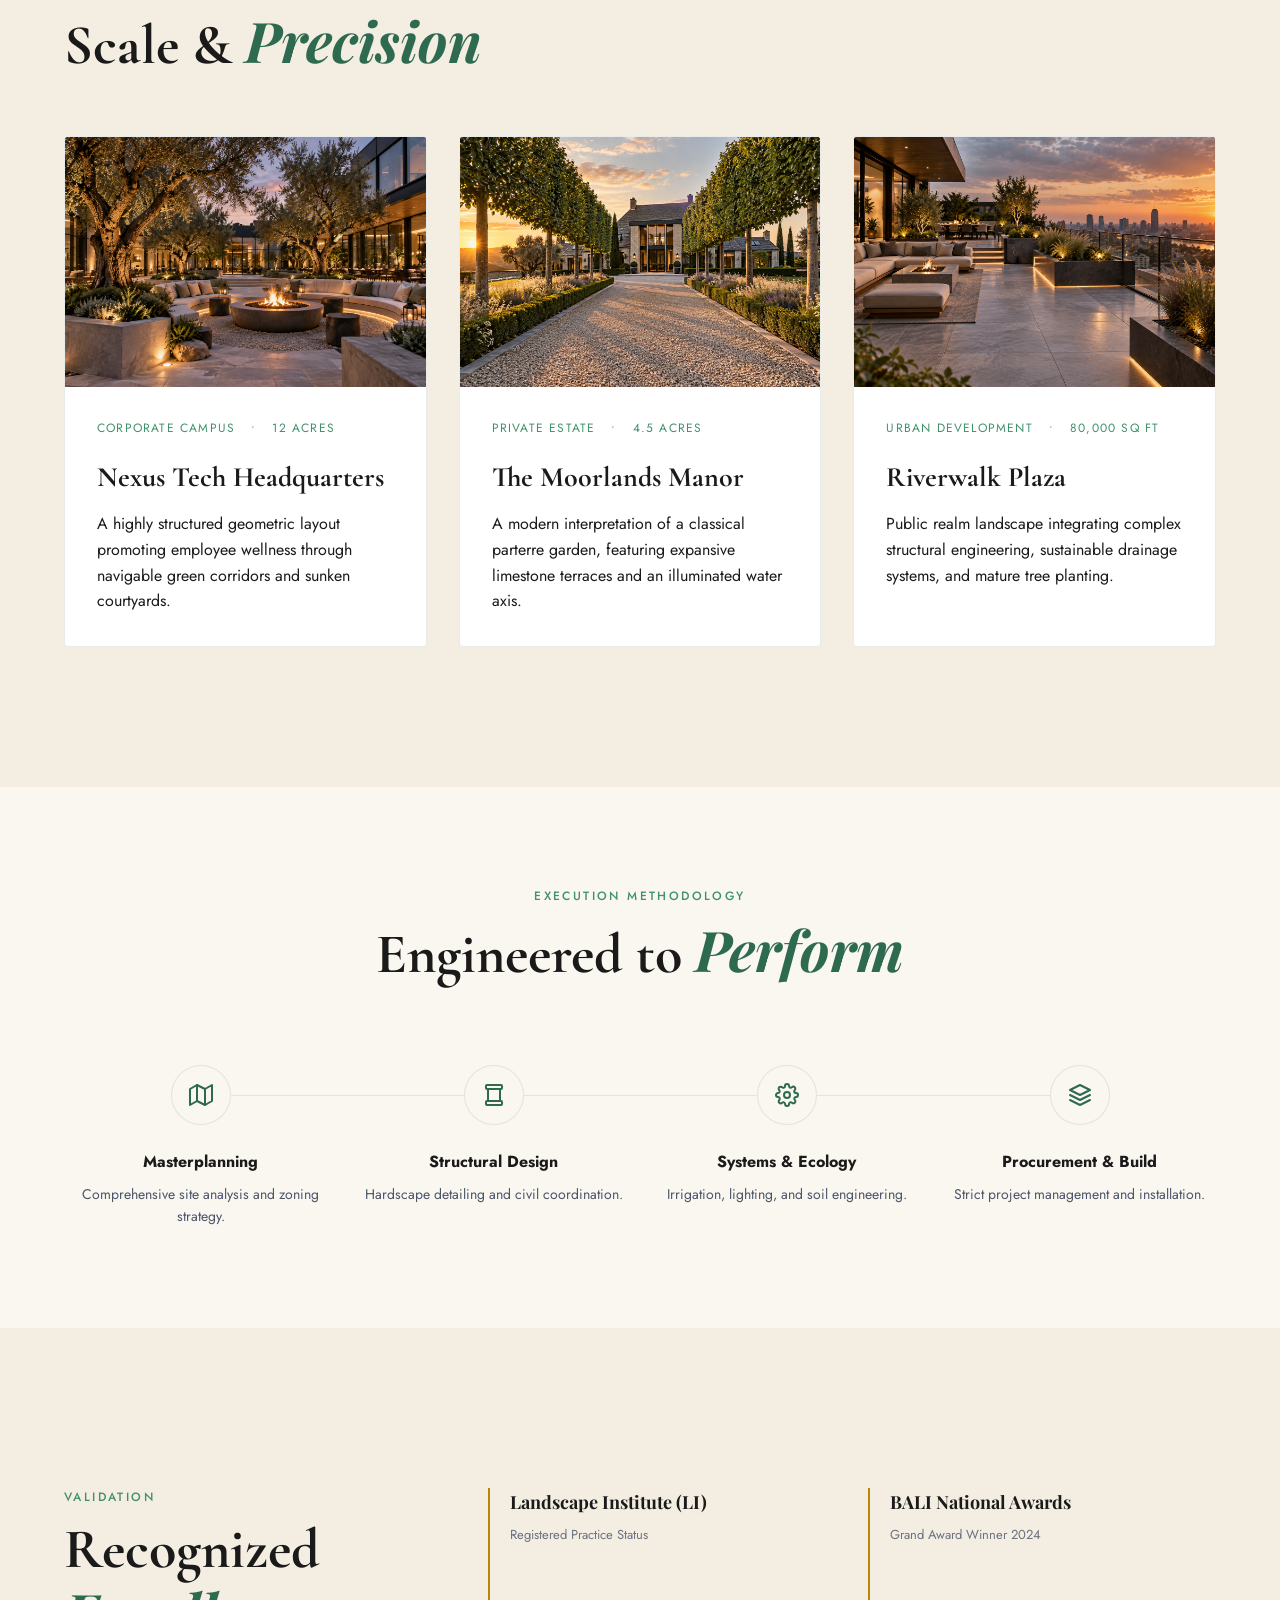
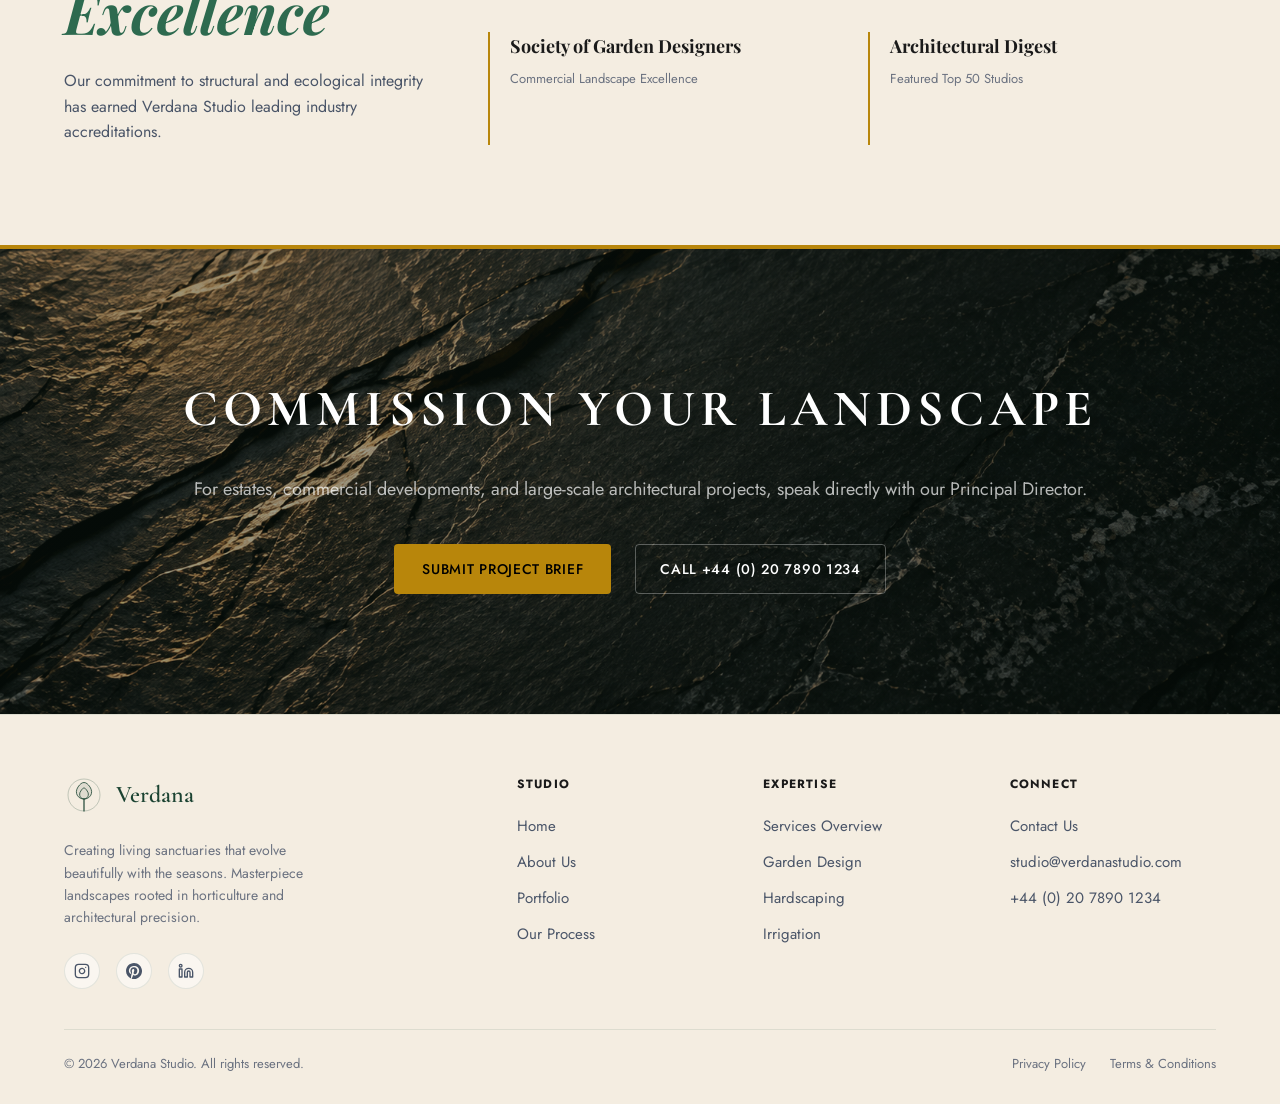
<file: home2.html>
<!DOCTYPE html>
<html lang="en" dir="ltr" data-theme="light">
<head>
  <meta charset="UTF-8" />
  <meta name="viewport" content="width=device-width, initial-scale=1.0" />
  <meta name="description" content="Verdana Studio — Architectural Landscapes & Estates" />
  <title>Architectural Landscapes | Verdana Studio</title>
  <link rel="icon" type="image/svg+xml" href="favicon.svg" />
  <link rel="icon" type="image/png" href="favicon.png" />
  <link rel="shortcut icon" href="favicon.ico" />
  
  <!-- Google Fonts -->
  <link rel="preconnect" href="https://fonts.googleapis.com" />
  <link rel="preconnect" href="https://fonts.gstatic.com" crossorigin />
  <link href="https://fonts.googleapis.com/css2?family=Cormorant+Garamond:ital,wght@0,300;0,400;0,500;0,600;0,700;1,400&family=Jost:wght@300;400;500;600&family=Playfair+Display:ital,wght@0,400;0,500;0,600;1,400&display=swap" rel="stylesheet" />
  
  <link rel="stylesheet" href="styles.css" />
  
  <style>
    /* ============================================================
       HOME 2: SPECIFIC STYLES
       ============================================================ */
    
    /* 1. HERO (Centered Dark Geometric) */
    .section-hero-architectural {
      min-height: calc(100vh - 80px);
      position: relative;
      display: flex;
      align-items: center;
      justify-content: center;
      text-align: center;
      background: var(--clr-forest);
      color: #fff;
      overflow: hidden;
    }
    
    .hero-architectural-bg {
      position: absolute;
      top: 0; left: 0; width: 100%; height: 100%;
      opacity: 0.3;
      z-index: 0;
    }
    
    .hero-architectural-content {
      position: relative;
      z-index: 2;
      max-width: 800px;
      padding: 0 var(--container-px);
    }
    
    .hero-architectural-content .badge {
      background: rgba(255,255,255,0.1);
      color: var(--clr-stone);
      border: 1px solid rgba(255,255,255,0.2);
    }
    
    .hero-architectural-title {
      font-family: var(--font-display);
      font-size: clamp(40px, 6vw, 90px);
      line-height: 1.1;
      margin-bottom: 24px;
      text-transform: uppercase;
      letter-spacing: 0.05em;
    }
    
    .hero-architectural-title em {
      font-family: var(--font-serif);
      font-style: italic;
      color: var(--clr-stone);
      text-transform: none;
    }
    
    .hero-architectural-desc {
      font-size: 18px;
      color: rgba(255,255,255,0.8);
      margin-bottom: 40px;
      max-width: 600px;
      margin-inline: auto;
    }

    /* 2. DESIGN PHILOSOPHY */
    .section-philosophy { padding: var(--section-py) 0; }
    .philosophy-grid {
      display: grid;
      grid-template-columns: repeat(3, 1fr);
      gap: 40px;
      margin-top: 60px;
    }
    .philosophy-pillar {
      position: relative;
      padding-top: 60px;
      border-top: 1px solid var(--border-color);
    }
    .pillar-numeral {
      position: absolute;
      top: -40px;
      left: 0;
      font-family: var(--font-display);
      font-size: 100px;
      color: rgba(27, 67, 50, 0.05);
      line-height: 1;
      z-index: -1;
    }
    [data-theme="dark"] .pillar-numeral { color: rgba(132, 169, 140, 0.08); }
    .philosophy-pillar h3 {
      font-family: var(--font-serif);
      font-size: 24px;
      margin-bottom: 16px;
    }
    .philosophy-pillar p {
      color: var(--text-secondary);
    }

    /* 3. CASE STUDIES (Horizontal) */
    .section-case-studies {
      padding: var(--section-py) 0;
      background: var(--bg-secondary);
      overflow: hidden;
    }
    /* Desktop: 3-column grid aligned to the same edges as .container */
    .case-studies-scroll {
      display: grid;
      grid-template-columns: repeat(3, minmax(0, 1fr));
      gap: 32px;
      max-width: var(--container-max);
      margin: 60px auto 0;
      padding: 0 var(--container-px) 40px;
      box-sizing: border-box;
      scrollbar-width: none; /* Firefox */
    }
    .case-studies-scroll::-webkit-scrollbar { display: none; }

    .case-card {
      display: flex;
      flex-direction: column;
      min-width: 0;
      background: var(--card-bg);
      border: 1px solid var(--border-color);
      border-radius: var(--radius-sm);
      overflow: hidden;
    }
    .case-visual {
      position: relative;
      height: 250px;
      background: var(--clr-forest);
      overflow: hidden;
    }
    .case-visual img {
      position: absolute;
      inset: 0;
    }
    .case-card:hover .case-visual img { transform: scale(1.05); }
    .case-visual svg {
      width: 100%; height: 100%; object-fit: cover; opacity: 0.8;
    }
    .case-content {
      padding: 32px;
    }
    .case-meta {
      display: flex;
      flex-wrap: wrap;
      gap: 8px 16px;
      margin-bottom: 16px;
      font-size: 12px;
      text-transform: uppercase;
      letter-spacing: 0.1em;
      color: var(--clr-mid-green);
    }
    .case-meta span { white-space: nowrap; }
    .case-content h4 {
      font-family: var(--font-display);
      font-size: 28px;
      margin-bottom: 12px;
    }
    
    /* 4. PROCESS PIPELINE */
    .section-process-pipeline { padding: var(--section-py) 0; }
    .pipeline {
      display: grid;
      grid-template-columns: repeat(4, 1fr);
      gap: 20px;
      margin-top: 80px;
      position: relative;
    }
    .pipeline::before {
      content: '';
      position: absolute;
      top: 30px;
      left: 10%;
      right: 10%;
      height: 1px;
      background: var(--border-color);
      z-index: 0;
    }
    .pipeline-step {
      text-align: center;
      position: relative;
      z-index: 1;
    }
    .pipeline-icon {
      width: 60px;
      height: 60px;
      background: var(--bg-primary);
      border: 1px solid var(--border-color);
      border-radius: 50%;
      margin: 0 auto 24px;
      display: flex;
      align-items: center;
      justify-content: center;
      font-size: 20px;
      color: var(--clr-deep-green);
    }
    [data-theme="dark"] .pipeline-icon { color: var(--clr-light-sage); }
    .pipeline-step h4 {
      font-family: var(--font-sans);
      font-size: 16px;
      margin-bottom: 8px;
    }
    .pipeline-step p {
      font-size: 14px;
      color: var(--text-secondary);
    }

    /* 5. AWARDS (Asymmetric Columns) */
    .section-awards {
      padding: var(--section-py) 0;
      background: var(--bg-secondary);
    }
    .awards-grid {
      display: grid;
      grid-template-columns: 1fr 2fr;
      gap: 60px;
      margin-top: 60px;
    }
    .awards-list {
      display: grid;
      grid-template-columns: repeat(2, 1fr);
      gap: 32px;
    }
    .award-item {
      border-left: 2px solid var(--clr-gold);
      padding-left: 20px;
    }
    .award-item h5 {
      font-family: var(--font-serif);
      font-size: 18px;
      margin-bottom: 8px;
    }
    .award-item p {
      font-size: 13px;
      color: var(--text-muted);
    }

    /* 6. LUXURY CTA */
    .section-luxury-cta {
      padding: 140px 20px;
      background: #0B1A12;
      color: #fff;
      text-align: center;
      border-top: 4px solid var(--clr-gold);
    }
    .luxury-cta-content h2 {
      font-family: var(--font-display);
      font-size: clamp(32px, 4vw, 56px);
      text-transform: uppercase;
      letter-spacing: 0.1em;
      margin-bottom: 24px;
    }
    .luxury-cta-content p {
      font-size: 18px;
      color: rgba(255,255,255,0.7);
      margin-bottom: 40px;
    }
    .cta-actions {
      display: flex;
      justify-content: center;
      gap: 24px;
    }
    .cta-actions .btn-ghost {
      border-color: rgba(255,255,255,0.3);
      color: #fff;
    }

    @media (max-width: 1024px) {
      .philosophy-grid { grid-template-columns: 1fr; }
      .pipeline { grid-template-columns: 1fr 1fr; gap: 40px; }
      .pipeline::before { display: none; }
      .awards-grid { grid-template-columns: 1fr; }
      /* Tablet/mobile: horizontal swipe row, still starting at the container edge */
      .case-studies-scroll {
        display: flex;
        overflow-x: auto;
        scroll-snap-type: x mandatory;
        scroll-padding-left: var(--container-px);
      }
      .case-card { flex: 0 0 min(350px, 85%); scroll-snap-align: start; }
    }
    @media (max-width: 768px) {
      .pipeline { grid-template-columns: 1fr; }
      .awards-list { grid-template-columns: 1fr; }
      .cta-actions { flex-direction: column; }
    }
  </style>
</head>
<body>

  <!-- HEADER -->
  <header class="navbar" id="navbar">
    <div class="nav-container">
      <a href="index.html" class="nav-logo" id="logo-link">
        <div class="logo-icon">
          <!-- Same Logo as Home 1 -->
          <svg viewBox="0 0 100 100" fill="none" xmlns="http://www.w3.org/2000/svg">
            <path d="M50 10C27.9086 10 10 27.9086 10 50C10 72.0914 27.9086 90 50 90C72.0914 90 90 72.0914 90 50C90 27.9086 72.0914 10 50 10Z" stroke="currentColor" stroke-width="2" opacity="0.3"/>
            <path d="M50 90V60" stroke="currentColor" stroke-width="3" stroke-linecap="round"/>
            <path d="M50 60C35 60 25 45 35 30C45 15 55 15 65 30C75 45 65 60 50 60Z" stroke="currentColor" stroke-width="2" fill="currentColor" fill-opacity="0.1"/>
            <path d="M50 60C42 60 35 50 42 40C48 30 52 30 58 40C65 50 58 60 50 60Z" stroke="currentColor" stroke-width="2"/>
          </svg>
        </div>
        <div class="logo-text">
          <span class="logo-name">Verdana</span>
          
        </div>
      </a>

      <!-- Navigation Links -->
      <nav class="nav-links" id="nav-links">
        <div class="nav-item has-dropdown">
          <a href="#" class="nav-link dropdown-trigger active">Home <span class="caret">▼</span></a>
          <div class="dropdown-menu">
            <a href="index.html" class="dropdown-item">Home 1 — Garden</a>
            <a href="home2.html" class="dropdown-item">Home 2 — Architecture</a>
          </div>
        </div>
        <a href="about.html" class="nav-link">About</a>
        <a href="services.html" class="nav-link">Services</a>
        <a href="portfolio.html" class="nav-link">Portfolio</a>
        <a href="process.html" class="nav-link">Process</a>
        <a href="contact.html" class="nav-link">Contact</a>
        <a href="contact.html" class="btn-primary mobile-menu-cta">Book Consultation</a>
      </nav>

      <!-- Controls & CTA -->
      <div class="nav-controls">
        <button class="ctrl-btn" id="rtl-toggle" aria-label="Toggle Text Direction">
          <span id="dir-label">LTR</span>
        </button>
        
        <button class="ctrl-btn" id="theme-toggle" aria-label="Toggle Theme">
          <span class="theme-icon sun" id="sun-icon"><svg xmlns="http://www.w3.org/2000/svg" width="18" height="18" viewBox="0 0 24 24" fill="none" stroke="currentColor" stroke-width="2" stroke-linecap="round" stroke-linejoin="round"><circle cx="12" cy="12" r="5"></circle><line x1="12" y1="1" x2="12" y2="3"></line><line x1="12" y1="21" x2="12" y2="23"></line><line x1="4.22" y1="4.22" x2="5.64" y2="5.64"></line><line x1="18.36" y1="18.36" x2="19.78" y2="19.78"></line><line x1="1" y1="12" x2="3" y2="12"></line><line x1="21" y1="12" x2="23" y2="12"></line><line x1="4.22" y1="19.78" x2="5.64" y2="18.36"></line><line x1="18.36" y1="5.64" x2="19.78" y2="4.22"></line></svg></span>
          <span class="theme-icon moon hidden" id="moon-icon"><svg xmlns="http://www.w3.org/2000/svg" width="18" height="18" viewBox="0 0 24 24" fill="none" stroke="currentColor" stroke-width="2" stroke-linecap="round" stroke-linejoin="round"><path d="M21 12.79A9 9 0 1 1 11.21 3 7 7 0 0 0 21 12.79z"></path></svg></span>
        </button>
        
        <a href="contact.html" class="btn-primary nav-cta">Book Consultation</a>

        <button class="hamburger-btn" id="hamburger" aria-label="Toggle navigation" aria-expanded="false">
          <span></span>
          <span></span>
          <span></span>
        </button>
      </div>
    </div>
  </header>
  <div class="mobile-overlay" id="mobile-overlay"></div>

  <main>
    <!-- SECTION 1: HERO (Centered Geometric) -->
    <section class="section-hero-architectural">
      <div class="hero-architectural-bg">
        <img src="home2_hero.png" alt="Verdana Luxury Architecture" style="width: 100%; height: 100%; object-fit: cover; filter: brightness(0.7);" />
      </div>
      <div class="hero-architectural-content">
        <div class="badge">Commercial & Estate Environments</div>
        <h1 class="hero-architectural-title">Structural <br><em>Elegance</em></h1>
        <p class="hero-architectural-desc">Precision-engineered landscapes for grand estates and commercial developments. Where mathematical symmetry meets natural splendor.</p>
        <a href="portfolio.html" class="btn-primary" style="background: var(--clr-gold); color: #000;">View Architectural Portfolio</a>
      </div>
    </section>

    <!-- SECTION 2: DESIGN PHILOSOPHY -->
    <section class="section-philosophy">
      <div class="container">
        <div class="section-header">
          <span class="subtitle">Our Foundation</span>
          <h2 class="title">The Architectural <em>Approach</em></h2>
        </div>
        
        <div class="philosophy-grid">
          <div class="philosophy-pillar">
            <span class="pillar-numeral">01</span>
            <h3>Spatial Geometry</h3>
            <p>Every commercial or estate project begins with rigorous spatial planning. We define axes, sightlines, and structural grids before a single plant is considered.</p>
          </div>
          <div class="philosophy-pillar">
            <span class="pillar-numeral">02</span>
            <h3>Material Integrity</h3>
            <p>We source architectural-grade stone, weathering steel, and sustainable hardwoods that patinate gracefully and anchor the landscape into its built environment.</p>
          </div>
          <div class="philosophy-pillar">
            <span class="pillar-numeral">03</span>
            <h3>Structural Botany</h3>
            <p>Plants are treated as architectural volumes. We use pleached trees, formal hedging, and monolithic planting blocks to create living architecture.</p>
          </div>
        </div>
      </div>
    </section>

    <!-- SECTION 3: CASE STUDIES (Horizontal Scroll) -->
    <section class="section-case-studies">
      <div class="container">
        <div class="section-header flex-header">
          <div>
            <span class="subtitle">Selected Works</span>
            <h2 class="title">Scale & <em>Precision</em></h2>
          </div>
        </div>
      </div>

      <!-- Scroll row is outside .container so cards aren't clipped by max-width -->
      <div class="case-studies-scroll">
        
        <div class="case-card">
          <div class="case-visual">
            <img src="home2_case1.png" alt="Corporate Campus" style="width: 100%; height: 100%; object-fit: cover; transition: transform 0.7s ease;" />
          </div>
          <div class="case-content">
            <div class="case-meta">
              <span>Corporate Campus</span>
              <span>•</span>
              <span>12 Acres</span>
            </div>
            <h4>Nexus Tech Headquarters</h4>
            <p class="text-secondary">A highly structured geometric layout promoting employee wellness through navigable green corridors and sunken courtyards.</p>
          </div>
        </div>

        <div class="case-card">
          <div class="case-visual">
            <img src="home2_case2.png" alt="Private Estate" style="width: 100%; height: 100%; object-fit: cover; transition: transform 0.7s ease;" />
          </div>
          <div class="case-content">
            <div class="case-meta">
              <span>Private Estate</span>
              <span>•</span>
              <span>4.5 Acres</span>
            </div>
            <h4>The Moorlands Manor</h4>
            <p class="text-secondary">A modern interpretation of a classical parterre garden, featuring expansive limestone terraces and an illuminated water axis.</p>
          </div>
        </div>

        <div class="case-card">
          <div class="case-visual">
            <img src="home2_case3.png" alt="Urban Development" style="width: 100%; height: 100%; object-fit: cover; transition: transform 0.7s ease;" />
          </div>
          <div class="case-content">
            <div class="case-meta">
              <span>Urban Development</span>
              <span>•</span>
              <span>80,000 sq ft</span>
            </div>
            <h4>Riverwalk Plaza</h4>
            <p class="text-secondary">Public realm landscape integrating complex structural engineering, sustainable drainage systems, and mature tree planting.</p>
          </div>
        </div>

      </div>
    </section>

    <!-- SECTION 4: PROCESS PIPELINE -->
    <section class="section-process-pipeline">
      <div class="container">
        <div class="section-header center">
          <span class="subtitle">Execution Methodology</span>
          <h2 class="title">Engineered to <em>Perform</em></h2>
        </div>

        <div class="pipeline">
          <div class="pipeline-step">
            <div class="pipeline-icon"><svg xmlns="http://www.w3.org/2000/svg" width="24" height="24" viewBox="0 0 24 24" fill="none" stroke="currentColor" stroke-width="2" stroke-linecap="round" stroke-linejoin="round"><polygon points="1 6 1 22 8 18 16 22 23 18 23 2 16 6 8 2 1 6"></polygon><line x1="8" y1="2" x2="8" y2="18"></line><line x1="16" y1="6" x2="16" y2="22"></line></svg></div>
            <h4>Masterplanning</h4>
            <p>Comprehensive site analysis and zoning strategy.</p>
          </div>
          <div class="pipeline-step">
            <div class="pipeline-icon"><svg xmlns="http://www.w3.org/2000/svg" width="24" height="24" viewBox="0 0 24 24" fill="none" stroke="currentColor" stroke-width="2" stroke-linecap="round" stroke-linejoin="round"><rect x="4" y="2" width="16" height="4" rx="1"></rect><rect x="6" y="6" width="12" height="12"></rect><rect x="4" y="18" width="16" height="4" rx="1"></rect></svg></div>
            <h4>Structural Design</h4>
            <p>Hardscape detailing and civil coordination.</p>
          </div>
          <div class="pipeline-step">
            <div class="pipeline-icon"><svg xmlns="http://www.w3.org/2000/svg" width="24" height="24" viewBox="0 0 24 24" fill="none" stroke="currentColor" stroke-width="2" stroke-linecap="round" stroke-linejoin="round"><circle cx="12" cy="12" r="3"></circle><path d="M19.4 15a1.65 1.65 0 0 0 .33 1.82l.06.06a2 2 0 0 1 0 2.83 2 2 0 0 1-2.83 0l-.06-.06a1.65 1.65 0 0 0-1.82-.33 1.65 1.65 0 0 0-1 1.51V21a2 2 0 0 1-2 2 2 2 0 0 1-2-2v-.09A1.65 1.65 0 0 0 9 19.4a1.65 1.65 0 0 0-1.82.33l-.06.06a2 2 0 0 1-2.83 0 2 2 0 0 1 0-2.83l.06-.06a1.65 1.65 0 0 0 .33-1.82 1.65 1.65 0 0 0-1.51-1H3a2 2 0 0 1-2-2 2 2 0 0 1 2-2h.09A1.65 1.65 0 0 0 4.6 9a1.65 1.65 0 0 0-.33-1.82l-.06-.06a2 2 0 0 1 0-2.83 2 2 0 0 1 2.83 0l.06.06a1.65 1.65 0 0 0 1.82.33H9a1.65 1.65 0 0 0 1-1.51V3a2 2 0 0 1 2-2 2 2 0 0 1 2 2v.09a1.65 1.65 0 0 0 1 1.51 1.65 1.65 0 0 0 1.82-.33l.06-.06a2 2 0 0 1 2.83 0 2 2 0 0 1 0 2.83l-.06.06a1.65 1.65 0 0 0-.33 1.82V9a1.65 1.65 0 0 0 1.51 1H21a2 2 0 0 1 2 2 2 2 0 0 1-2 2h-.09a1.65 1.65 0 0 0-1.51 1z"></path></svg></div>
            <h4>Systems & Ecology</h4>
            <p>Irrigation, lighting, and soil engineering.</p>
          </div>
          <div class="pipeline-step">
            <div class="pipeline-icon"><svg xmlns="http://www.w3.org/2000/svg" width="24" height="24" viewBox="0 0 24 24" fill="none" stroke="currentColor" stroke-width="2" stroke-linecap="round" stroke-linejoin="round"><polygon points="12 2 2 7 12 12 22 7 12 2"></polygon><polyline points="2 17 12 22 22 17"></polyline><polyline points="2 12 12 17 22 12"></polyline></svg></div>
            <h4>Procurement & Build</h4>
            <p>Strict project management and installation.</p>
          </div>
        </div>
      </div>
    </section>

    <!-- SECTION 5: AWARDS (Asymmetric) -->
    <section class="section-awards">
      <div class="container">
        <div class="awards-grid">
          <div>
            <span class="subtitle">Validation</span>
            <h2 class="title">Recognized <em>Excellence</em></h2>
            <p style="margin-top:20px; color:var(--text-secondary);">Our commitment to structural and ecological integrity has earned Verdana Studio leading industry accreditations.</p>
          </div>
          <div class="awards-list">
            <div class="award-item">
              <h5>Landscape Institute (LI)</h5>
              <p>Registered Practice Status</p>
            </div>
            <div class="award-item">
              <h5>BALI National Awards</h5>
              <p>Grand Award Winner 2024</p>
            </div>
            <div class="award-item">
              <h5>Society of Garden Designers</h5>
              <p>Commercial Landscape Excellence</p>
            </div>
            <div class="award-item">
              <h5>Architectural Digest</h5>
              <p>Featured Top 50 Studios</p>
            </div>
          </div>
        </div>
      </div>
    </section>

    <!-- SECTION 6: FINAL CTA (Luxury Panel) -->
    <section class="section-luxury-cta" style="background-image: linear-gradient(rgba(11, 26, 18, 0.4), rgba(11, 26, 18, 0.4)), url('home2_cta.png'); background-size: cover; background-position: center; padding: 120px 0; text-align: center; color: #fff;">
      <div class="container">
        <div class="luxury-cta-content">
          <h2>Commission Your Landscape</h2>
          <p>For estates, commercial developments, and large-scale architectural projects, speak directly with our Principal Director.</p>
          <div class="cta-actions">
            <a href="contact.html" class="btn-primary" style="background: var(--clr-gold); color: #000;">Submit Project Brief</a>
            <a href="tel:+442078901234" class="btn-ghost">Call +44 (0) 20 7890 1234</a>
          </div>
        </div>
      </div>
    </section>
  </main>

    <!-- FOOTER -->
  <footer class="site-footer">
    <div class="container">
      <div class="footer-grid">
                <div class="footer-brand">
          <a href="index.html" class="nav-logo" style="margin-bottom: 24px; text-decoration: none;">
            <div class="logo-icon">
              <svg viewBox="0 0 100 100" fill="none" xmlns="http://www.w3.org/2000/svg">
                <path d="M50 10C27.9086 10 10 27.9086 10 50C10 72.0914 27.9086 90 50 90C72.0914 90 90 72.0914 90 50C90 27.9086 72.0914 10 50 10Z" stroke="currentColor" stroke-width="2" opacity="0.3"/>
                <path d="M50 90V60" stroke="currentColor" stroke-width="3" stroke-linecap="round"/>
                <path d="M50 60C35 60 25 45 35 30C45 15 55 15 65 30C75 45 65 60 50 60Z" stroke="currentColor" stroke-width="2" fill="currentColor" fill-opacity="0.1"/>
                <path d="M50 60C42 60 35 50 42 40C48 30 52 30 58 40C65 50 58 60 50 60Z" stroke="currentColor" stroke-width="2"/>
              </svg>
            </div>
            <div class="logo-text" style="text-align: left;">
              <span class="logo-name">Verdana</span>
              
            </div>
          </a>
          <p>Creating living sanctuaries that evolve beautifully with the seasons. Masterpiece landscapes rooted in horticulture and architectural precision.</p>
          <div class="footer-socials">
            <a href="#" aria-label="Instagram"><svg xmlns="http://www.w3.org/2000/svg" width="16" height="16" viewBox="0 0 24 24" fill="none" stroke="currentColor" stroke-width="2" stroke-linecap="round" stroke-linejoin="round"><rect x="2" y="2" width="20" height="20" rx="5" ry="5"></rect><path d="M16 11.37A4 4 0 1 1 12.63 8 4 4 0 0 1 16 11.37z"></path><line x1="17.5" y1="6.5" x2="17.51" y2="6.5"></line></svg></a>
            <a href="#" aria-label="Pinterest"><svg xmlns="http://www.w3.org/2000/svg" width="16" height="16" viewBox="0 0 24 24" fill="currentColor"><path d="M12.017 0C5.396 0 .029 5.367.029 11.987c0 5.079 3.158 9.417 7.618 11.162-.105-.949-.199-2.403.041-3.439.219-.937 1.406-5.957 1.406-5.957s-.359-.72-.359-1.781c0-1.663.967-2.911 2.168-2.911 1.024 0 1.518.769 1.518 1.688 0 1.029-.653 2.567-.992 3.992-.285 1.193.6 2.165 1.775 2.165 2.128 0 3.768-2.245 3.768-5.487 0-2.861-2.063-4.869-5.008-4.869-3.41 0-5.409 2.562-5.409 5.199 0 1.033.394 2.143.889 2.741.099.12.112.225.085.345-.09.375-.293 1.199-.334 1.363-.053.225-.172.271-.401.165-1.495-.69-2.433-2.878-2.433-4.646 0-3.776 2.748-7.252 7.951-7.252 4.168 0 7.41 2.967 7.41 6.923 0 4.135-2.607 7.462-6.233 7.462-1.214 0-2.354-.629-2.758-1.379l-.749 2.848c-.269 1.045-1.004 2.352-1.498 3.146 1.123.345 2.306.535 3.55.535 6.607 0 11.985-5.365 11.985-11.987C23.97 5.367 18.624 0 12.017 0z"/></svg></a>
            <a href="#" aria-label="LinkedIn"><svg xmlns="http://www.w3.org/2000/svg" width="16" height="16" viewBox="0 0 24 24" fill="none" stroke="currentColor" stroke-width="2" stroke-linecap="round" stroke-linejoin="round"><path d="M16 8a6 6 0 0 1 6 6v7h-4v-7a2 2 0 0 0-2-2 2 2 0 0 0-2 2v7h-4v-7a6 6 0 0 1 6-6z"></path><rect x="2" y="9" width="4" height="12"></rect><circle cx="4" cy="4" r="2"></circle></svg></a>
          </div>
        </div>
        <div class="footer-links">
          <h4>Studio</h4>
          <a href="index.html">Home</a>
          <a href="about.html">About Us</a>
          <a href="portfolio.html">Portfolio</a>
          <a href="process.html">Our Process</a>
        </div>
        <div class="footer-links">
          <h4>Expertise</h4>
          <a href="services.html">Services Overview</a>
          <a href="services.html#garden-design">Garden Design</a>
          <a href="services.html#hardscaping">Hardscaping</a>
          <a href="services.html#irrigation">Irrigation</a>
        </div>
        <div class="footer-contact">
          <h4>Connect</h4>
          <a href="contact.html">Contact Us</a>
          <a href="mailto:studio@verdanastudio.com">studio@verdanastudio.com</a>
          <a href="tel:+442078901234">+44 (0) 20 7890 1234</a>
        </div>
      </div>
      <div class="footer-bottom">
        <p>&copy; 2026 Verdana Studio. All rights reserved.</p>
        <div class="footer-legal">
          <a href="#">Privacy Policy</a>
          <a href="#">Terms & Conditions</a>
        </div>
      </div>
    </div>
  </footer>

  <script>
    // RTL / LTR Toggle Logic
    const rtlToggle = document.getElementById('rtl-toggle');
    const dirLabel = document.getElementById('dir-label');
    const htmlElem = document.documentElement;
    
    let isRTL = false;
    rtlToggle.addEventListener('click', () => {
      isRTL = !isRTL;
      htmlElem.setAttribute('dir', isRTL ? 'rtl' : 'ltr');
      dirLabel.textContent = isRTL ? 'RTL' : 'LTR';
    });

    // Theme Toggle Logic
    const themeToggle = document.getElementById('theme-toggle');
    const sunIcon = document.getElementById('sun-icon');
    const moonIcon = document.getElementById('moon-icon');
    
    let isDark = false;

    function applyTheme(dark) {
      isDark = dark;
      htmlElem.setAttribute('data-theme', dark ? 'dark' : 'light');
      if (dark) {
        sunIcon.classList.add('hidden');
        moonIcon.classList.remove('hidden');
      } else {
        sunIcon.classList.remove('hidden');
        moonIcon.classList.add('hidden');
      }
      localStorage.setItem('verdana-theme', dark ? 'dark' : 'light');
    }

    themeToggle.addEventListener('click', () => applyTheme(!isDark));

    // Restore saved theme on page load
    const _savedTheme = localStorage.getItem('verdana-theme');
    if (_savedTheme === 'dark') {
      applyTheme(true);
    } else if (!_savedTheme && window.matchMedia('(prefers-color-scheme: dark)').matches) {
      applyTheme(true);
    }

    // Mobile Navigation Drawer Toggle
    const hamburger = document.getElementById('hamburger');
    const navLinks = document.getElementById('nav-links');
    const mobileOverlay = document.getElementById('mobile-overlay');

    function openMobileNav() {
      if (navLinks) navLinks.classList.add('open');
      if (hamburger) {
        hamburger.classList.add('open');
        hamburger.setAttribute('aria-expanded', 'true');
      }
      if (mobileOverlay) mobileOverlay.classList.add('active');
      document.body.style.overflow = 'hidden';
    }

    function closeMobileNav() {
      if (navLinks) navLinks.classList.remove('open');
      if (hamburger) {
        hamburger.classList.remove('open');
        hamburger.setAttribute('aria-expanded', 'false');
      }
      if (mobileOverlay) mobileOverlay.classList.remove('active');
      document.body.style.overflow = '';
    }

    if (hamburger) {
      hamburger.addEventListener('click', (e) => {
        e.stopPropagation();
        navLinks && navLinks.classList.contains('open') ? closeMobileNav() : openMobileNav();
      });
    }

    if (mobileOverlay) {
      mobileOverlay.addEventListener('click', closeMobileNav);
    }

    document.addEventListener('keydown', (e) => {
      if (e.key === 'Escape') closeMobileNav();
    });

    document.querySelectorAll('.nav-links .nav-link:not(.dropdown-trigger), .dropdown-item, .mobile-menu-cta').forEach(link => {
      link.addEventListener('click', closeMobileNav);
    });
  </script>
</body>
</html>
</file>
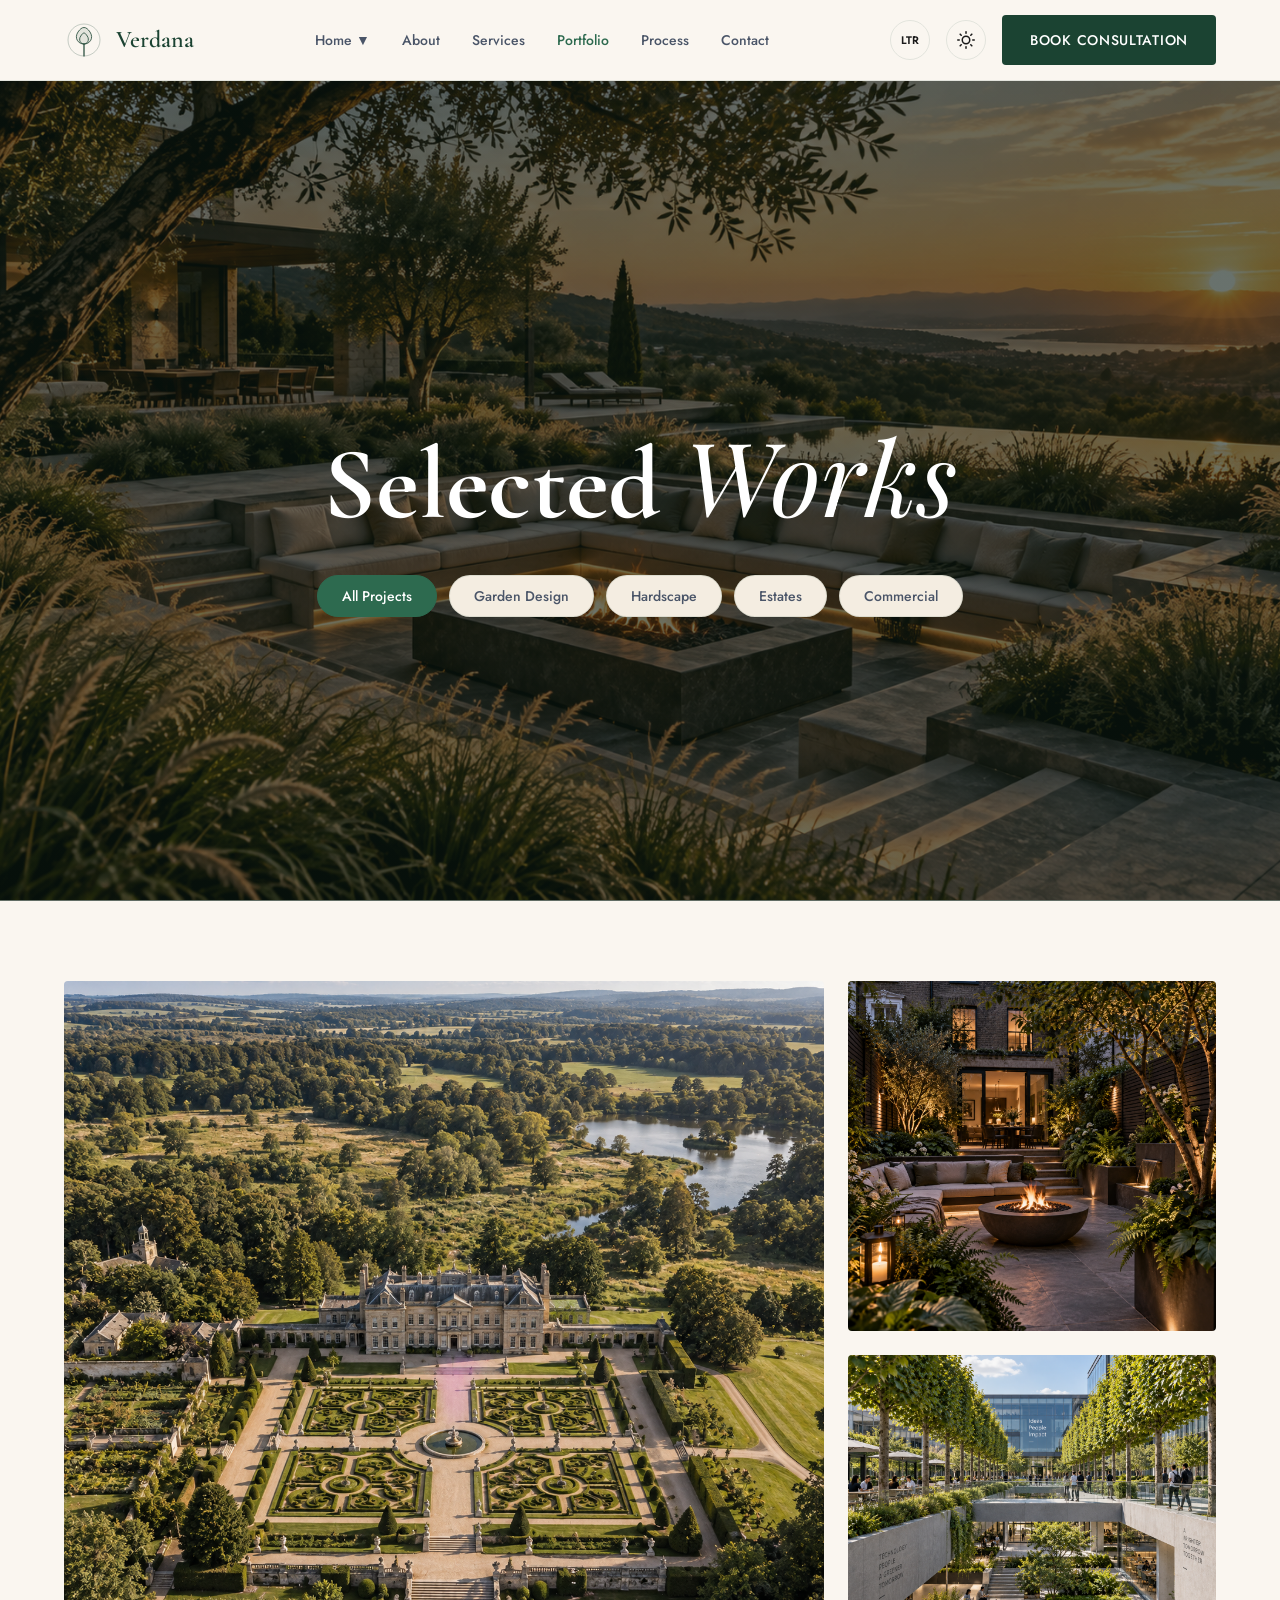
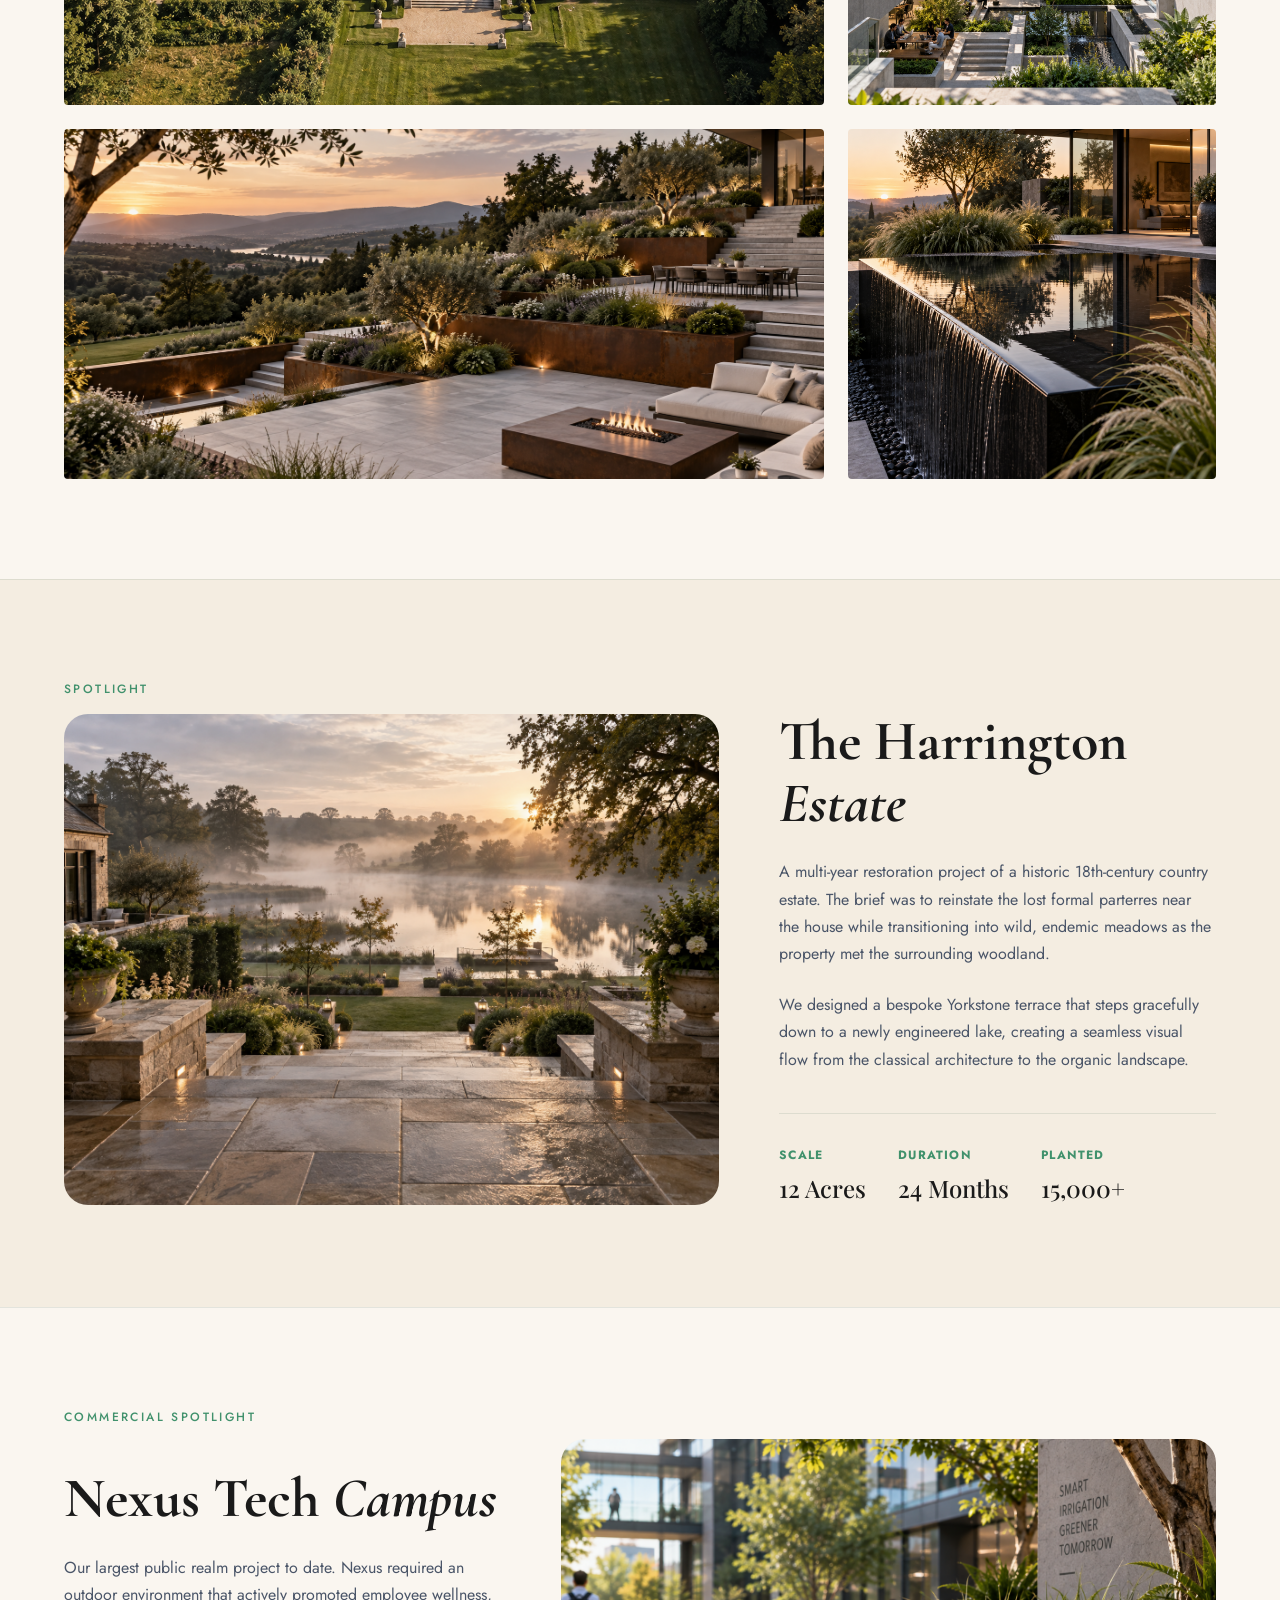
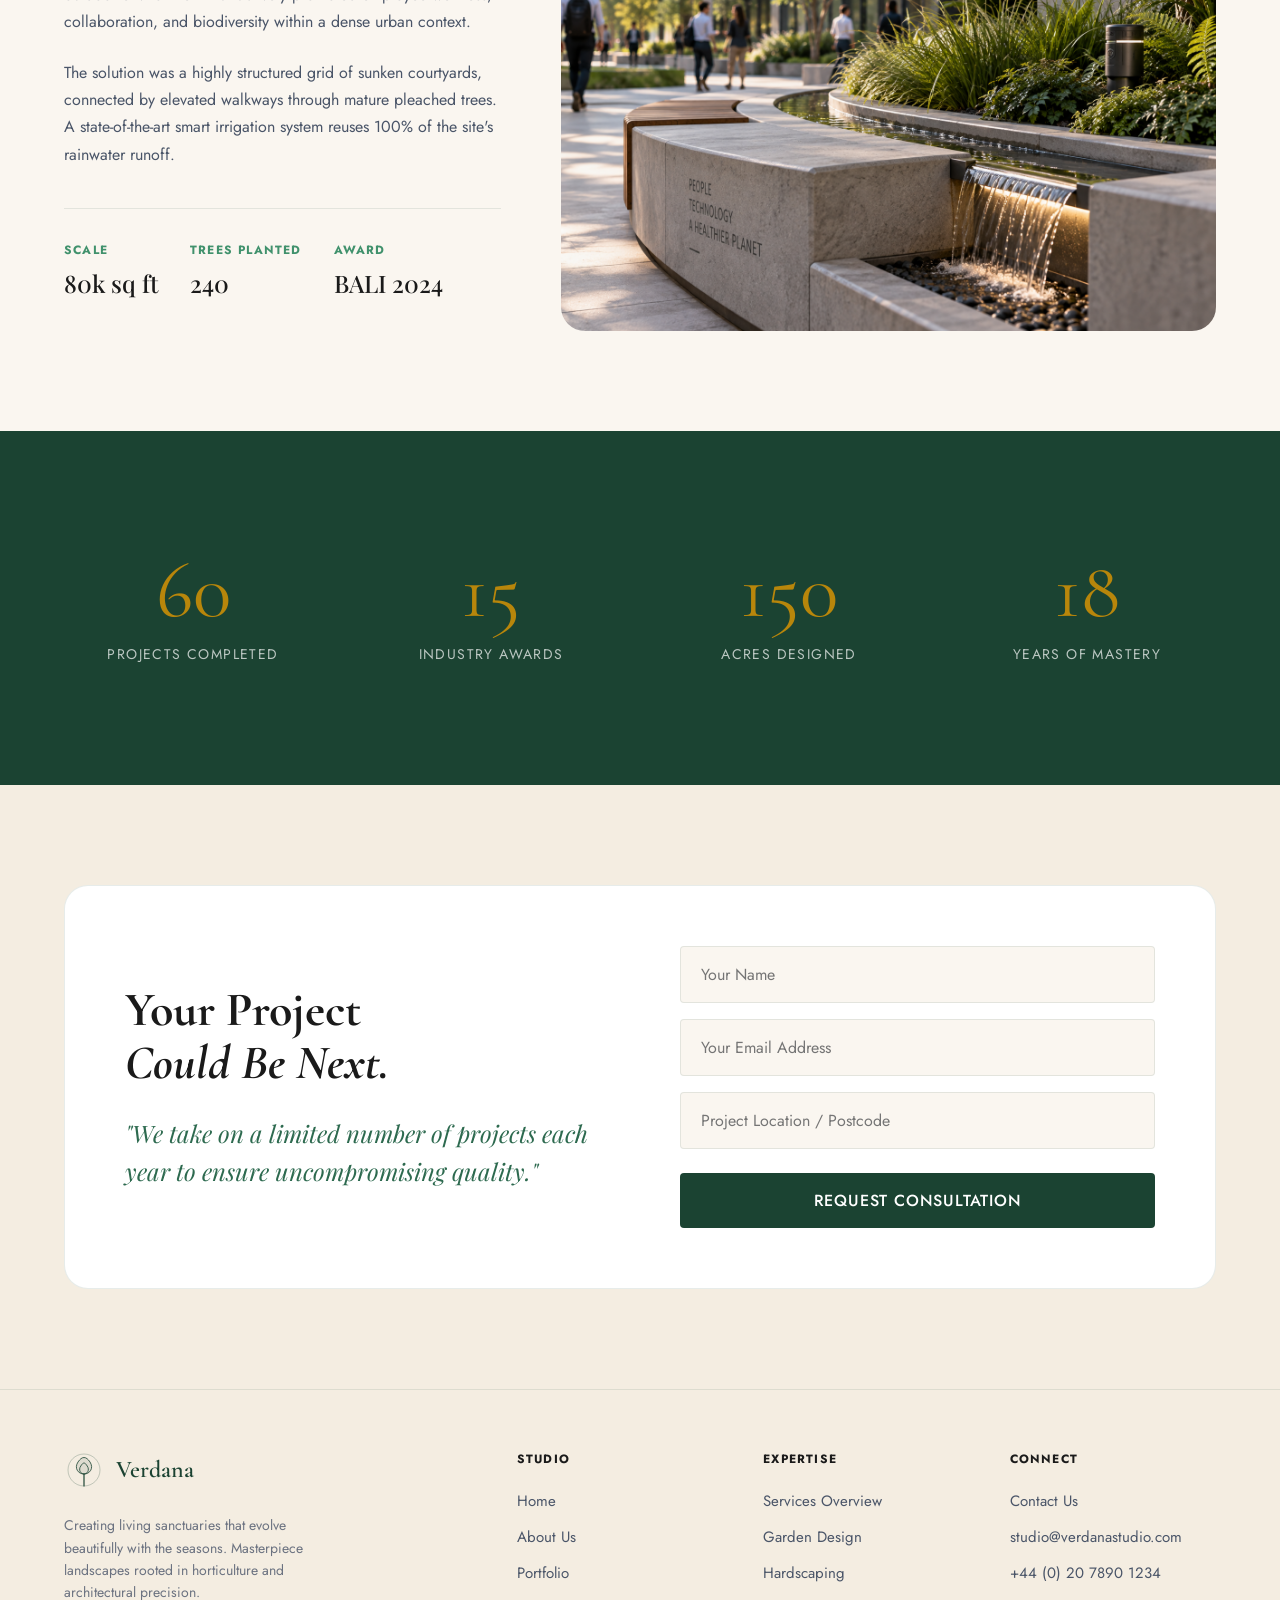
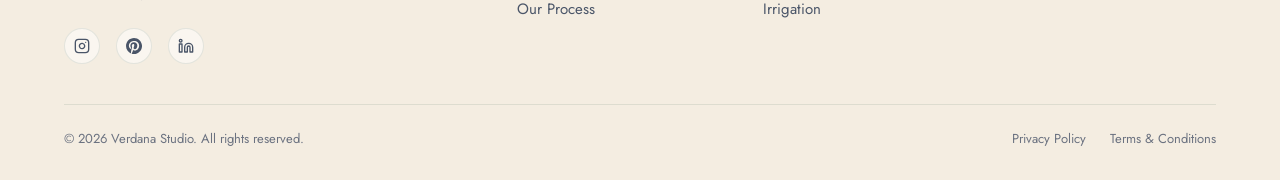
<file: portfolio.html>
<!DOCTYPE html>
<html lang="en" dir="ltr" data-theme="light">
<head>
  <meta charset="UTF-8" />
  <meta name="viewport" content="width=device-width, initial-scale=1.0" />
  <meta name="description" content="Verdana Studio Portfolio — Selected Works and Transformations" />
  <title>Portfolio | Verdana Studio</title>
  <link rel="icon" type="image/svg+xml" href="favicon.svg" />
  <link rel="icon" type="image/png" href="favicon.png" />
  <link rel="shortcut icon" href="favicon.ico" />
  
  <!-- Google Fonts -->
  <link rel="preconnect" href="https://fonts.googleapis.com" />
  <link rel="preconnect" href="https://fonts.gstatic.com" crossorigin />
  <link href="https://fonts.googleapis.com/css2?family=Cormorant+Garamond:ital,wght@0,300;0,400;0,500;0,600;0,700;1,400&family=Jost:wght@300;400;500;600&family=Playfair+Display:ital,wght@0,400;0,500;0,600;1,400&display=swap" rel="stylesheet" />
  
  <link rel="stylesheet" href="styles.css" />
  
  <style>
    /* ============================================================
       PORTFOLIO PAGE: SPECIFIC STYLES
       ============================================================ */

    /* 1. HERO (Oversized Headline & Filter Pills) */
    .section-portfolio-hero {
      display: flex;
      flex-direction: column;
      justify-content: center;
      min-height: calc(100vh - 80px);
      padding: 140px 0 80px;
      background: var(--bg-primary);
      text-align: center;
      border-bottom: 1px solid var(--border-color);
    }
    .portfolio-hero-title {
      font-family: var(--font-display);
      font-size: clamp(56px, 8vw, 110px);
      line-height: 1;
      margin-bottom: 40px;
      color: #fff;
    }
    [data-theme="dark"] .portfolio-hero-title { color: #fff; }
    .portfolio-hero-title em {
      font-family: var(--font-serif);
      font-style: italic;
      font-weight: 300;
    }
    .filter-pills {
      display: flex;
      flex-wrap: wrap;
      justify-content: center;
      gap: 12px;
    }
    .filter-btn {
      padding: 10px 24px;
      background: var(--bg-secondary);
      border: 1px solid var(--border-color);
      border-radius: 100px;
      font-size: 14px;
      font-weight: 500;
      color: var(--text-secondary);
      transition: all 0.3s;
    }
    .filter-btn:hover, .filter-btn.active {
      background: var(--clr-deep-green);
      color: #fff;
      border-color: var(--clr-deep-green);
    }
    [data-theme="dark"] .filter-btn:hover, [data-theme="dark"] .filter-btn.active {
      background: var(--clr-light-sage);
      color: #fff;
      border-color: var(--clr-light-sage);
    }

    /* 2. PROJECT GALLERY (Bento Grid) */
    .section-gallery {
      padding: 80px 0 var(--section-py);
      background: var(--bg-primary);
    }
    .bento-grid {
      display: grid;
      grid-template-columns: repeat(4, 1fr);
      grid-template-rows: repeat(2, 350px);
      gap: 24px;
    }
    .bento-item {
      position: relative;
      border-radius: var(--radius-sm);
      overflow: hidden;
      cursor: pointer;
      background: var(--card-bg);
      /* Default sizes */
      grid-column: span 1;
    }
    /* Specific sizes for 5 projects to make a Bento layout */
    .bento-item:nth-child(1) { grid-column: span 2; grid-row: span 2; } /* Large Hero Project */
    .bento-item:nth-child(2) { grid-column: span 2; grid-row: span 1; } /* Wide Project */
    .bento-item:nth-child(3) { grid-column: span 1; grid-row: span 1; } /* Standard */
    .bento-item:nth-child(4) { grid-column: span 1; grid-row: span 1; } /* Standard */
    /* Add a 5th item if needed, but 4 fits perfectly in the remaining slots. Let's adjust to fit 5 items */
    /* Wait, 2+2=4 cols for row 1. Row 2: item 1 takes 2 cols, so 2 cols left. Item 3 and 4 take 1 each. So that's 4 items. Let's add a 5th.
       Let's use a 3-column grid for easier 5 item masonry: */
    
    .bento-grid {
      grid-template-columns: repeat(3, 1fr);
      grid-auto-rows: 350px;
    }
    .bento-item:nth-child(1) { grid-column: span 2; grid-row: span 2; }
    .bento-item:nth-child(2) { grid-column: span 1; grid-row: span 1; }
    .bento-item:nth-child(3) { grid-column: span 1; grid-row: span 1; }
    .bento-item:nth-child(4) { grid-column: span 2; grid-row: span 1; }
    .bento-item:nth-child(5) { grid-column: span 1; grid-row: span 1; }

    .bento-visual {
      width: 100%; height: 100%;
    }
    .bento-visual svg { width: 100%; height: 100%; object-fit: cover; transition: transform 0.6s ease; }
    .bento-overlay {
      position: absolute;
      bottom: 0; left: 0; width: 100%;
      padding: 40px;
      background: linear-gradient(to top, rgba(11,26,18,0.9) 0%, transparent 100%);
      color: #fff;
      transform: translateY(20px);
      opacity: 0;
      transition: all 0.4s ease;
      display: flex;
      flex-direction: column;
      justify-content: flex-end;
    }
    .bento-item:hover .bento-overlay { transform: translateY(0); opacity: 1; }
    .bento-item:hover .bento-visual svg { transform: scale(1.05); }
    .bento-overlay .cat-tag {
      font-size: 11px;
      text-transform: uppercase;
      letter-spacing: 0.1em;
      color: var(--clr-gold);
      margin-bottom: 8px;
    }
    .bento-overlay h3 {
      font-family: var(--font-serif);
      font-size: 28px;
      margin: 0;
    }

    /* 3. PROJECT SPOTLIGHT (Magazine Layout) */
    .section-spotlight {
      padding: var(--section-py) 0;
      background: var(--bg-secondary);
      border-top: 1px solid var(--border-color);
    }
    .spotlight-grid {
      display: grid;
      grid-template-columns: 3fr 2fr;
      gap: 60px;
      align-items: center;
    }
    .spotlight-visual {
      border-radius: var(--radius-lg);
      overflow: hidden;
      aspect-ratio: 4/3;
    }
    .spotlight-visual svg { width: 100%; height: 100%; object-fit: cover; }
    .spotlight-content h2 {
      font-family: var(--font-display);
      font-size: clamp(36px, 5vw, 56px);
      line-height: 1.1;
      margin-bottom: 24px;
    }
    .spotlight-content p {
      font-size: 16px;
      color: var(--text-secondary);
      margin-bottom: 24px;
      line-height: 1.7;
    }
    .spotlight-stats {
      display: flex;
      gap: 32px;
      margin-top: 40px;
      padding-top: 32px;
      border-top: 1px solid var(--border-color);
    }
    .stat-item h5 {
      font-size: 12px;
      text-transform: uppercase;
      letter-spacing: 0.1em;
      color: var(--clr-mid-green);
      margin-bottom: 4px;
    }
    .stat-item span {
      font-family: var(--font-serif);
      font-size: 24px;
      font-weight: 500;
    }

    /* 4. FLIPPED SPOTLIGHT */
    .section-spotlight.flipped {
      background: var(--bg-primary);
    }
    .section-spotlight.flipped .spotlight-grid {
      grid-template-columns: 2fr 3fr;
    }
    .section-spotlight.flipped .spotlight-visual {
      order: 2; /* Move to right */
    }
    .section-spotlight.flipped .spotlight-content {
      order: 1; /* Move to left */
    }

    /* 5. PROJECT NUMBERS (Counters) */
    .section-counters {
      padding: 100px 0;
      background: var(--clr-forest);
      color: #fff;
      text-align: center;
    }
    .counters-grid {
      display: grid;
      grid-template-columns: repeat(4, 1fr);
      gap: 40px;
    }
    .counter-block {
      padding: 20px;
    }
    .counter-num {
      font-family: var(--font-display);
      font-size: 80px;
      line-height: 1;
      color: var(--clr-gold);
      margin-bottom: 12px;
    }
    .counter-label {
      font-size: 14px;
      text-transform: uppercase;
      letter-spacing: 0.1em;
      color: rgba(255,255,255,0.7);
    }

    /* 6. FINAL CTA (Split: Quote & Mini-Form) */
    .section-portfolio-cta {
      padding: var(--section-py) 0;
      background: var(--bg-secondary);
    }
    .cta-split-grid {
      display: grid;
      grid-template-columns: 1fr 1fr;
      gap: 80px;
      align-items: center;
      background: var(--card-bg);
      border: 1px solid var(--border-color);
      border-radius: var(--radius-lg);
      padding: 60px;
    }
    .cta-quote h2 {
      font-family: var(--font-display);
      font-size: 48px;
      line-height: 1.1;
      margin-bottom: 24px;
    }
    .cta-quote p {
      font-family: var(--font-serif);
      font-size: 24px;
      font-style: italic;
      color: var(--clr-deep-green);
    }
    [data-theme="dark"] .cta-quote p { color: var(--clr-light-sage); }
    
    .cta-form {
      display: flex;
      flex-direction: column;
      gap: 16px;
    }
    .cta-form input {
      padding: 16px 20px;
      border: 1px solid var(--border-color);
      background: var(--bg-primary);
      color: var(--text-primary);
      border-radius: var(--radius-sm);
      font-family: var(--font-sans);
      font-size: 16px;
    }
    .cta-form input:focus {
      outline: none;
      border-color: var(--clr-deep-green);
    }
    .cta-form button {
      padding: 16px;
      font-size: 16px;
      width: 100%;
      margin-top: 8px;
    }

    @media (max-width: 1024px) {
      .bento-grid { grid-template-columns: repeat(2, 1fr); grid-auto-rows: 250px; }
      .bento-item:nth-child(1), .bento-item:nth-child(4) { grid-column: span 2; }
      .spotlight-grid, .section-spotlight.flipped .spotlight-grid { grid-template-columns: 1fr; }
      .section-spotlight.flipped .spotlight-visual { order: -1; }
      .section-spotlight.flipped .spotlight-content { order: 0; }
      .counters-grid { grid-template-columns: repeat(2, 1fr); }
      .cta-split-grid { grid-template-columns: 1fr; padding: 40px 20px; }
    }
    @media (max-width: 768px) {
      .bento-grid { grid-template-columns: 1fr; }
      .bento-item { grid-column: span 1 !important; grid-row: span 1 !important; }
      .counters-grid { grid-template-columns: 1fr; gap: 60px; }
    }
  </style>
</head>
<body>

  <!-- HEADER -->
  <header class="navbar" id="navbar">
    <div class="nav-container">
      <a href="index.html" class="nav-logo" id="logo-link">
        <div class="logo-icon">
          <svg viewBox="0 0 100 100" fill="none" xmlns="http://www.w3.org/2000/svg">
            <path d="M50 10C27.9086 10 10 27.9086 10 50C10 72.0914 27.9086 90 50 90C72.0914 90 90 72.0914 90 50C90 27.9086 72.0914 10 50 10Z" stroke="currentColor" stroke-width="2" opacity="0.3"/>
            <path d="M50 90V60" stroke="currentColor" stroke-width="3" stroke-linecap="round"/>
            <path d="M50 60C35 60 25 45 35 30C45 15 55 15 65 30C75 45 65 60 50 60Z" stroke="currentColor" stroke-width="2" fill="currentColor" fill-opacity="0.1"/>
            <path d="M50 60C42 60 35 50 42 40C48 30 52 30 58 40C65 50 58 60 50 60Z" stroke="currentColor" stroke-width="2"/>
          </svg>
        </div>
        <div class="logo-text">
          <span class="logo-name">Verdana</span>
          
        </div>
      </a>

      <!-- Navigation Links -->
      <nav class="nav-links" id="nav-links">
        <div class="nav-item has-dropdown">
          <a href="#" class="nav-link dropdown-trigger">Home <span class="caret">▼</span></a>
          <div class="dropdown-menu">
            <a href="index.html" class="dropdown-item">Home 1 — Garden</a>
            <a href="home2.html" class="dropdown-item">Home 2 — Architecture</a>
          </div>
        </div>
        <a href="about.html" class="nav-link">About</a>
        <a href="services.html" class="nav-link">Services</a>
        <a href="portfolio.html" class="nav-link active">Portfolio</a>
        <a href="process.html" class="nav-link">Process</a>
        <a href="contact.html" class="nav-link">Contact</a>
        <a href="contact.html" class="btn-primary mobile-menu-cta">Book Consultation</a>
      </nav>

      <!-- Controls & CTA -->
      <div class="nav-controls">
        <button class="ctrl-btn" id="rtl-toggle" aria-label="Toggle Text Direction">
          <span id="dir-label">LTR</span>
        </button>
        <button class="ctrl-btn" id="theme-toggle" aria-label="Toggle Theme">
          <span class="theme-icon sun" id="sun-icon"><svg xmlns="http://www.w3.org/2000/svg" width="18" height="18" viewBox="0 0 24 24" fill="none" stroke="currentColor" stroke-width="2" stroke-linecap="round" stroke-linejoin="round"><circle cx="12" cy="12" r="5"></circle><line x1="12" y1="1" x2="12" y2="3"></line><line x1="12" y1="21" x2="12" y2="23"></line><line x1="4.22" y1="4.22" x2="5.64" y2="5.64"></line><line x1="18.36" y1="18.36" x2="19.78" y2="19.78"></line><line x1="1" y1="12" x2="3" y2="12"></line><line x1="21" y1="12" x2="23" y2="12"></line><line x1="4.22" y1="19.78" x2="5.64" y2="18.36"></line><line x1="18.36" y1="5.64" x2="19.78" y2="4.22"></line></svg></span>
          <span class="theme-icon moon hidden" id="moon-icon"><svg xmlns="http://www.w3.org/2000/svg" width="18" height="18" viewBox="0 0 24 24" fill="none" stroke="currentColor" stroke-width="2" stroke-linecap="round" stroke-linejoin="round"><path d="M21 12.79A9 9 0 1 1 11.21 3 7 7 0 0 0 21 12.79z"></path></svg></span>
        </button>
        <a href="contact.html" class="btn-primary nav-cta">Book Consultation</a>

        <button class="hamburger-btn" id="hamburger" aria-label="Toggle navigation" aria-expanded="false">
          <span></span>
          <span></span>
          <span></span>
        </button>
      </div>
    </div>
  </header>
  <div class="mobile-overlay" id="mobile-overlay"></div>

  <main>
    <!-- SECTION 1: HERO (Oversized Headline & Filters) -->
    <section class="section-portfolio-hero" style="background: linear-gradient(rgba(11, 26, 18, 0.6), rgba(11, 26, 18, 0.6)), url(portfolio_hero.png) center/cover no-repeat;">
      <div class="container">
        <h1 class="portfolio-hero-title">Selected <em>Works</em></h1>
        <div class="filter-pills">
          <button class="filter-btn active" onclick="filterGallery('all')">All Projects</button>
          <button class="filter-btn" onclick="filterGallery('gardens')">Garden Design</button>
          <button class="filter-btn" onclick="filterGallery('hardscape')">Hardscape</button>
          <button class="filter-btn" onclick="filterGallery('estates')">Estates</button>
          <button class="filter-btn" onclick="filterGallery('commercial')">Commercial</button>
        </div>
      </div>
    </section>

    <!-- SECTION 2: PROJECT GALLERY (Bento Grid) -->
    <section class="section-gallery">
      <div class="container">
        <div class="bento-grid" id="portfolio-grid">
          
          <!-- Item 1 (Large) -->
          <div class="bento-item" data-cat="estates">
            <div class="bento-visual">
              <img src="portfolio_bento1.png" alt="The Harrington Estate" style="width: 100%; height: 100%; object-fit: cover; transition: transform 0.7s ease;" />
            </div>
            <div class="bento-overlay">
              <span class="cat-tag">Private Estate</span>
              <h3>The Harrington Estate</h3>
            </div>
          </div>

          <!-- Item 2 -->
          <div class="bento-item" data-cat="gardens">
            <div class="bento-visual">
              <img src="portfolio_bento2.png" alt="Chelsea Townhouse" style="width: 100%; height: 100%; object-fit: cover; transition: transform 0.7s ease;" />
            </div>
            <div class="bento-overlay">
              <span class="cat-tag">Courtyard Garden</span>
              <h3>Chelsea Townhouse</h3>
            </div>
          </div>

          <!-- Item 3 -->
          <div class="bento-item" data-cat="commercial">
            <div class="bento-visual">
              <img src="portfolio_bento3.png" alt="Nexus Tech Campus" style="width: 100%; height: 100%; object-fit: cover; transition: transform 0.7s ease;" />
            </div>
            <div class="bento-overlay">
              <span class="cat-tag">Commercial</span>
              <h3>Nexus Tech Campus</h3>
            </div>
          </div>

          <!-- Item 4 (Wide) -->
          <div class="bento-item" data-cat="hardscape">
            <div class="bento-visual">
              <img src="portfolio_bento4.png" alt="Moorlands Terrace" style="width: 100%; height: 100%; object-fit: cover; transition: transform 0.7s ease;" />
            </div>
            <div class="bento-overlay">
              <span class="cat-tag">Hardscaping</span>
              <h3>Moorlands Terrace</h3>
            </div>
          </div>

          <!-- Item 5 -->
          <div class="bento-item" data-cat="gardens">
            <div class="bento-visual">
              <img src="portfolio_bento5.png" alt="Surrey Hills Retreat" style="width: 100%; height: 100%; object-fit: cover; transition: transform 0.7s ease;" />
            </div>
            <div class="bento-overlay">
              <span class="cat-tag">Water Feature</span>
              <h3>Surrey Hills Retreat</h3>
            </div>
          </div>

        </div>
      </div>
    </section>

    <!-- SECTION 3: PROJECT SPOTLIGHT (Magazine) -->
    <section class="section-spotlight">
      <div class="container">
        <span class="subtitle">Spotlight</span>
        <div class="spotlight-grid">
          <div class="spotlight-visual">
            <img src="portfolio_spotlight1.png" alt="The Harrington Estate Details" style="width: 100%; height: 100%; object-fit: cover; transition: transform 0.7s ease;" />
          </div>
          <div class="spotlight-content">
            <h2>The Harrington <em>Estate</em></h2>
            <p>A multi-year restoration project of a historic 18th-century country estate. The brief was to reinstate the lost formal parterres near the house while transitioning into wild, endemic meadows as the property met the surrounding woodland.</p>
            <p>We designed a bespoke Yorkstone terrace that steps gracefully down to a newly engineered lake, creating a seamless visual flow from the classical architecture to the organic landscape.</p>
            
            <div class="spotlight-stats">
              <div class="stat-item">
                <h5>Scale</h5>
                <span>12 Acres</span>
              </div>
              <div class="stat-item">
                <h5>Duration</h5>
                <span>24 Months</span>
              </div>
              <div class="stat-item">
                <h5>Planted</h5>
                <span>15,000+</span>
              </div>
            </div>
          </div>
        </div>
      </div>
    </section>

    <!-- SECTION 4: FLIPPED SPOTLIGHT -->
    <section class="section-spotlight flipped">
      <div class="container">
        <span class="subtitle">Commercial Spotlight</span>
        <div class="spotlight-grid">
          <div class="spotlight-content">
            <h2>Nexus Tech <em>Campus</em></h2>
            <p>Our largest public realm project to date. Nexus required an outdoor environment that actively promoted employee wellness, collaboration, and biodiversity within a dense urban context.</p>
            <p>The solution was a highly structured grid of sunken courtyards, connected by elevated walkways through mature pleached trees. A state-of-the-art smart irrigation system reuses 100% of the site's rainwater runoff.</p>
            
            <div class="spotlight-stats">
              <div class="stat-item">
                <h5>Scale</h5>
                <span>80k sq ft</span>
              </div>
              <div class="stat-item">
                <h5>Trees Planted</h5>
                <span>240</span>
              </div>
              <div class="stat-item">
                <h5>Award</h5>
                <span>BALI 2024</span>
              </div>
            </div>
          </div>
          <div class="spotlight-visual">
            <img src="portfolio_spotlight2.png" alt="Nexus Tech Campus Details" style="width: 100%; height: 100%; object-fit: cover; transition: transform 0.7s ease;" />
          </div>
        </div>
      </div>
    </section>

    <!-- SECTION 5: PROJECT NUMBERS (Counters) -->
    <section class="section-counters">
      <div class="container">
        <div class="counters-grid" id="counters-grid">
          <div class="counter-block">
            <div class="counter-num" data-target="320">0</div>
            <div class="counter-label">Projects Completed</div>
          </div>
          <div class="counter-block">
            <div class="counter-num" data-target="15">0</div>
            <div class="counter-label">Industry Awards</div>
          </div>
          <div class="counter-block">
            <div class="counter-num" data-target="850">0</div>
            <div class="counter-label">Acres Designed</div>
          </div>
          <div class="counter-block">
            <div class="counter-num" data-target="18">0</div>
            <div class="counter-label">Years of Mastery</div>
          </div>
        </div>
      </div>
    </section>

    <!-- SECTION 6: FINAL CTA (Split Form) -->
    <section class="section-portfolio-cta">
      <div class="container">
        <div class="cta-split-grid">
          <div class="cta-quote">
            <h2>Your Project <br><em>Could Be Next.</em></h2>
            <p>"We take on a limited number of projects each year to ensure uncompromising quality."</p>
          </div>
          <div class="cta-form-container">
            <form class="cta-form" onsubmit="event.preventDefault(); alert('Request sent!');">
              <input type="text" placeholder="Your Name" required />
              <input type="email" placeholder="Your Email Address" required />
              <input type="text" placeholder="Project Location / Postcode" required />
              <button type="submit" class="btn-primary">Request Consultation</button>
            </form>
          </div>
        </div>
      </div>
    </section>
  </main>

    <!-- FOOTER -->
  <footer class="site-footer">
    <div class="container">
      <div class="footer-grid">
                <div class="footer-brand">
          <a href="index.html" class="nav-logo" style="margin-bottom: 24px; text-decoration: none;">
            <div class="logo-icon">
              <svg viewBox="0 0 100 100" fill="none" xmlns="http://www.w3.org/2000/svg">
                <path d="M50 10C27.9086 10 10 27.9086 10 50C10 72.0914 27.9086 90 50 90C72.0914 90 90 72.0914 90 50C90 27.9086 72.0914 10 50 10Z" stroke="currentColor" stroke-width="2" opacity="0.3"/>
                <path d="M50 90V60" stroke="currentColor" stroke-width="3" stroke-linecap="round"/>
                <path d="M50 60C35 60 25 45 35 30C45 15 55 15 65 30C75 45 65 60 50 60Z" stroke="currentColor" stroke-width="2" fill="currentColor" fill-opacity="0.1"/>
                <path d="M50 60C42 60 35 50 42 40C48 30 52 30 58 40C65 50 58 60 50 60Z" stroke="currentColor" stroke-width="2"/>
              </svg>
            </div>
            <div class="logo-text" style="text-align: left;">
              <span class="logo-name">Verdana</span>
              
            </div>
          </a>
          <p>Creating living sanctuaries that evolve beautifully with the seasons. Masterpiece landscapes rooted in horticulture and architectural precision.</p>
          <div class="footer-socials">
            <a href="#" aria-label="Instagram"><svg xmlns="http://www.w3.org/2000/svg" width="16" height="16" viewBox="0 0 24 24" fill="none" stroke="currentColor" stroke-width="2" stroke-linecap="round" stroke-linejoin="round"><rect x="2" y="2" width="20" height="20" rx="5" ry="5"></rect><path d="M16 11.37A4 4 0 1 1 12.63 8 4 4 0 0 1 16 11.37z"></path><line x1="17.5" y1="6.5" x2="17.51" y2="6.5"></line></svg></a>
            <a href="#" aria-label="Pinterest"><svg xmlns="http://www.w3.org/2000/svg" width="16" height="16" viewBox="0 0 24 24" fill="currentColor"><path d="M12.017 0C5.396 0 .029 5.367.029 11.987c0 5.079 3.158 9.417 7.618 11.162-.105-.949-.199-2.403.041-3.439.219-.937 1.406-5.957 1.406-5.957s-.359-.72-.359-1.781c0-1.663.967-2.911 2.168-2.911 1.024 0 1.518.769 1.518 1.688 0 1.029-.653 2.567-.992 3.992-.285 1.193.6 2.165 1.775 2.165 2.128 0 3.768-2.245 3.768-5.487 0-2.861-2.063-4.869-5.008-4.869-3.41 0-5.409 2.562-5.409 5.199 0 1.033.394 2.143.889 2.741.099.12.112.225.085.345-.09.375-.293 1.199-.334 1.363-.053.225-.172.271-.401.165-1.495-.69-2.433-2.878-2.433-4.646 0-3.776 2.748-7.252 7.951-7.252 4.168 0 7.41 2.967 7.41 6.923 0 4.135-2.607 7.462-6.233 7.462-1.214 0-2.354-.629-2.758-1.379l-.749 2.848c-.269 1.045-1.004 2.352-1.498 3.146 1.123.345 2.306.535 3.55.535 6.607 0 11.985-5.365 11.985-11.987C23.97 5.367 18.624 0 12.017 0z"/></svg></a>
            <a href="#" aria-label="LinkedIn"><svg xmlns="http://www.w3.org/2000/svg" width="16" height="16" viewBox="0 0 24 24" fill="none" stroke="currentColor" stroke-width="2" stroke-linecap="round" stroke-linejoin="round"><path d="M16 8a6 6 0 0 1 6 6v7h-4v-7a2 2 0 0 0-2-2 2 2 0 0 0-2 2v7h-4v-7a6 6 0 0 1 6-6z"></path><rect x="2" y="9" width="4" height="12"></rect><circle cx="4" cy="4" r="2"></circle></svg></a>
          </div>
        </div>
        <div class="footer-links">
          <h4>Studio</h4>
          <a href="index.html">Home</a>
          <a href="about.html">About Us</a>
          <a href="portfolio.html">Portfolio</a>
          <a href="process.html">Our Process</a>
        </div>
        <div class="footer-links">
          <h4>Expertise</h4>
          <a href="services.html">Services Overview</a>
          <a href="services.html#garden-design">Garden Design</a>
          <a href="services.html#hardscaping">Hardscaping</a>
          <a href="services.html#irrigation">Irrigation</a>
        </div>
        <div class="footer-contact">
          <h4>Connect</h4>
          <a href="contact.html">Contact Us</a>
          <a href="mailto:studio@verdanastudio.com">studio@verdanastudio.com</a>
          <a href="tel:+442078901234">+44 (0) 20 7890 1234</a>
        </div>
      </div>
      <div class="footer-bottom">
        <p>&copy; 2026 Verdana Studio. All rights reserved.</p>
        <div class="footer-legal">
          <a href="#">Privacy Policy</a>
          <a href="#">Terms & Conditions</a>
        </div>
      </div>
    </div>
  </footer>

  <script>
    // RTL / LTR Toggle Logic
    const rtlToggle = document.getElementById('rtl-toggle');
    const dirLabel = document.getElementById('dir-label');
    const htmlElem = document.documentElement;
    
    let isRTL = false;
    rtlToggle.addEventListener('click', () => {
      isRTL = !isRTL;
      htmlElem.setAttribute('dir', isRTL ? 'rtl' : 'ltr');
      dirLabel.textContent = isRTL ? 'RTL' : 'LTR';
    });

    // Theme Toggle Logic
    const themeToggle = document.getElementById('theme-toggle');
    const sunIcon = document.getElementById('sun-icon');
    const moonIcon = document.getElementById('moon-icon');
    
    let isDark = false;

    function applyTheme(dark) {
      isDark = dark;
      htmlElem.setAttribute('data-theme', dark ? 'dark' : 'light');
      if (dark) {
        sunIcon.classList.add('hidden');
        moonIcon.classList.remove('hidden');
      } else {
        sunIcon.classList.remove('hidden');
        moonIcon.classList.add('hidden');
      }
      localStorage.setItem('verdana-theme', dark ? 'dark' : 'light');
    }

    themeToggle.addEventListener('click', () => applyTheme(!isDark));

    // Restore saved theme on page load
    const _savedTheme = localStorage.getItem('verdana-theme');
    if (_savedTheme === 'dark') {
      applyTheme(true);
    } else if (!_savedTheme && window.matchMedia('(prefers-color-scheme: dark)').matches) {
      applyTheme(true);
    }

    // Portfolio JS Filters
    function filterGallery(category) {
      // Update active button
      document.querySelectorAll('.filter-btn').forEach(btn => btn.classList.remove('active'));
      event.target.classList.add('active');

      // Filter items
      const items = document.querySelectorAll('.bento-item');
      items.forEach(item => {
        if(category === 'all' || item.getAttribute('data-cat') === category) {
          item.style.display = '';
        } else {
          item.style.display = 'none';
        }
      });
    }

    // Number Counter Animation
    const observer = new IntersectionObserver((entries) => {
      entries.forEach(entry => {
        if(entry.isIntersecting) {
          const counters = document.querySelectorAll('.counter-num');
          counters.forEach(counter => {
            const updateCount = () => {
              const target = +counter.getAttribute('data-target');
              const count = +counter.innerText;
              const speed = 200; // Adjust speed
              const inc = target / speed;

              if(count < target) {
                counter.innerText = Math.ceil(count + inc);
                setTimeout(updateCount, 20);
              } else {
                counter.innerText = target;
              }
            };
            updateCount();
          });
          observer.unobserve(entry.target);
        }
      });
    });
    observer.observe(document.getElementById('counters-grid'));

    // Mobile Navigation Drawer Toggle
    const hamburger = document.getElementById('hamburger');
    const navLinks = document.getElementById('nav-links');
    const mobileOverlay = document.getElementById('mobile-overlay');

    function openMobileNav() {
      if (navLinks) navLinks.classList.add('open');
      if (hamburger) {
        hamburger.classList.add('open');
        hamburger.setAttribute('aria-expanded', 'true');
      }
      if (mobileOverlay) mobileOverlay.classList.add('active');
      document.body.style.overflow = 'hidden';
    }

    function closeMobileNav() {
      if (navLinks) navLinks.classList.remove('open');
      if (hamburger) {
        hamburger.classList.remove('open');
        hamburger.setAttribute('aria-expanded', 'false');
      }
      if (mobileOverlay) mobileOverlay.classList.remove('active');
      document.body.style.overflow = '';
    }

    if (hamburger) {
      hamburger.addEventListener('click', (e) => {
        e.stopPropagation();
        navLinks && navLinks.classList.contains('open') ? closeMobileNav() : openMobileNav();
      });
    }

    if (mobileOverlay) {
      mobileOverlay.addEventListener('click', closeMobileNav);
    }

    document.addEventListener('keydown', (e) => {
      if (e.key === 'Escape') closeMobileNav();
    });

    document.querySelectorAll('.nav-links .nav-link:not(.dropdown-trigger), .dropdown-item, .mobile-menu-cta').forEach(link => {
      link.addEventListener('click', closeMobileNav);
    });
  </script>
</body>
</html>
</file>
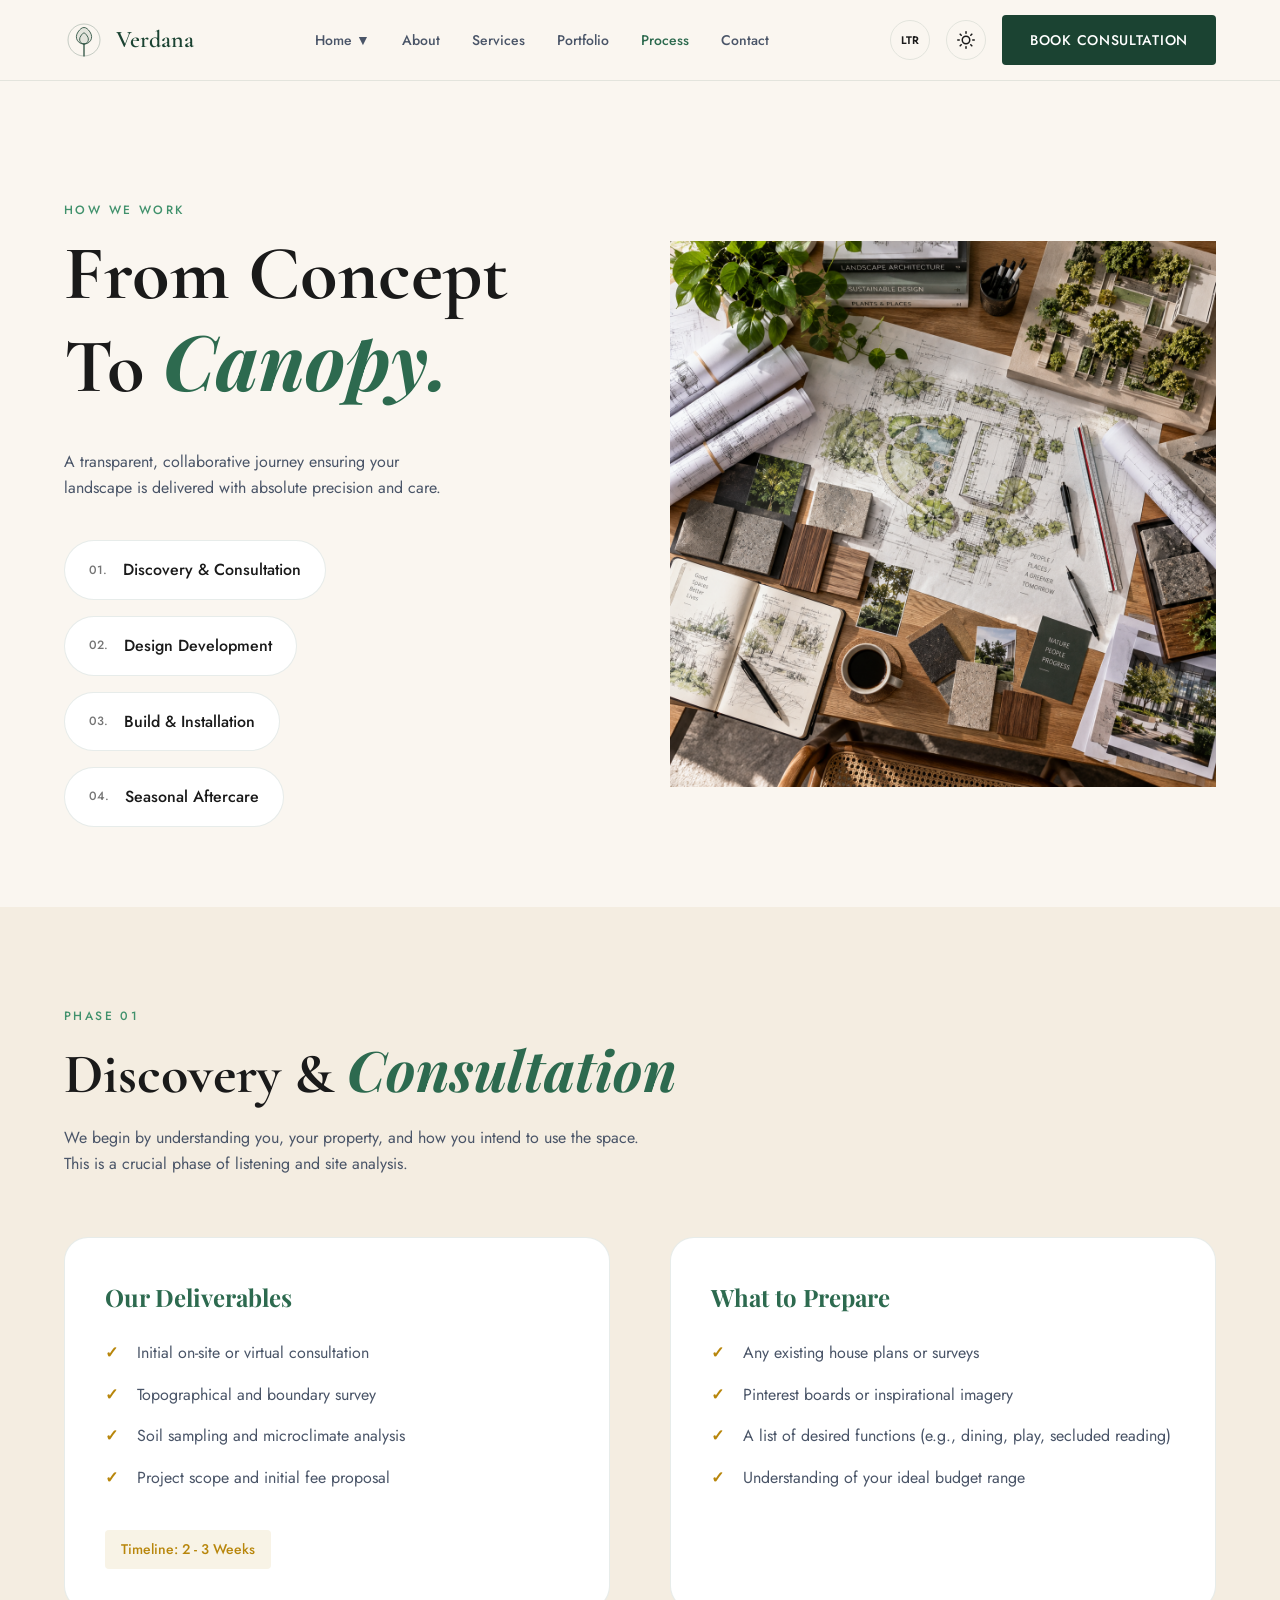
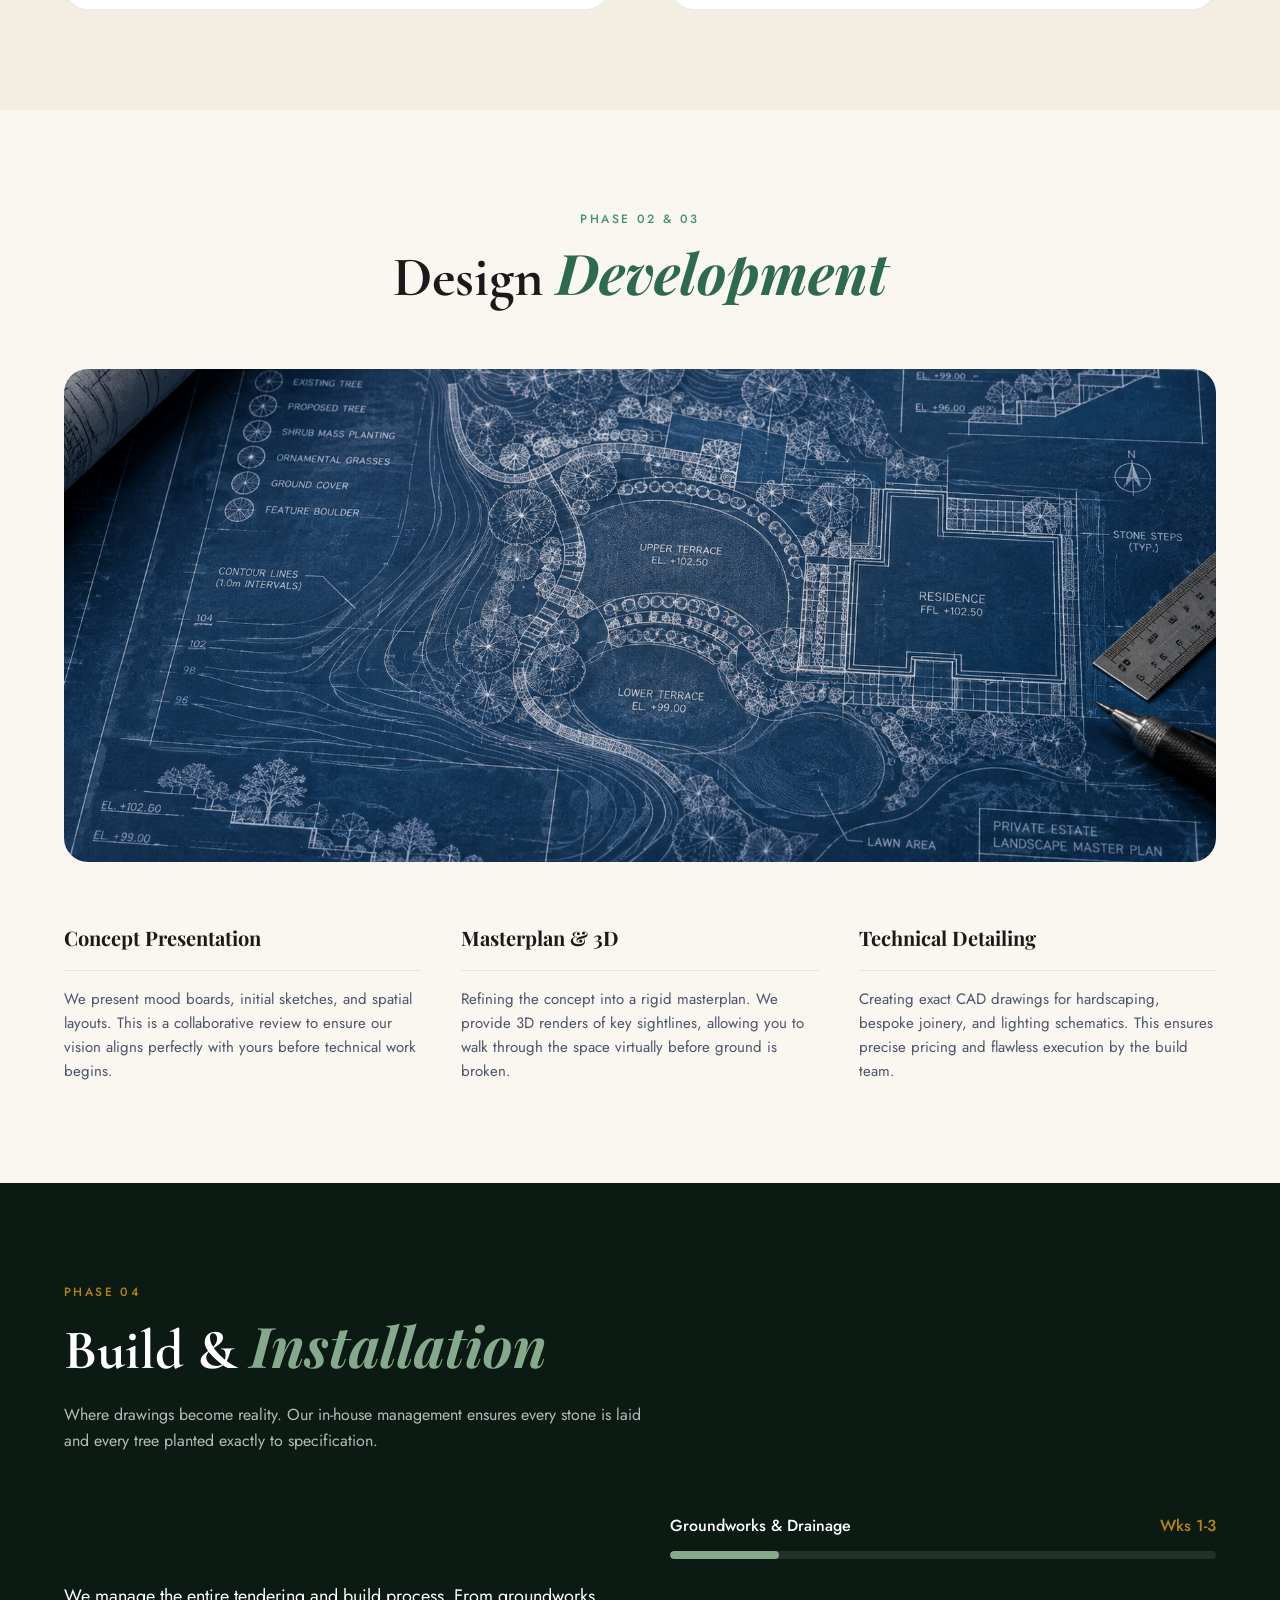
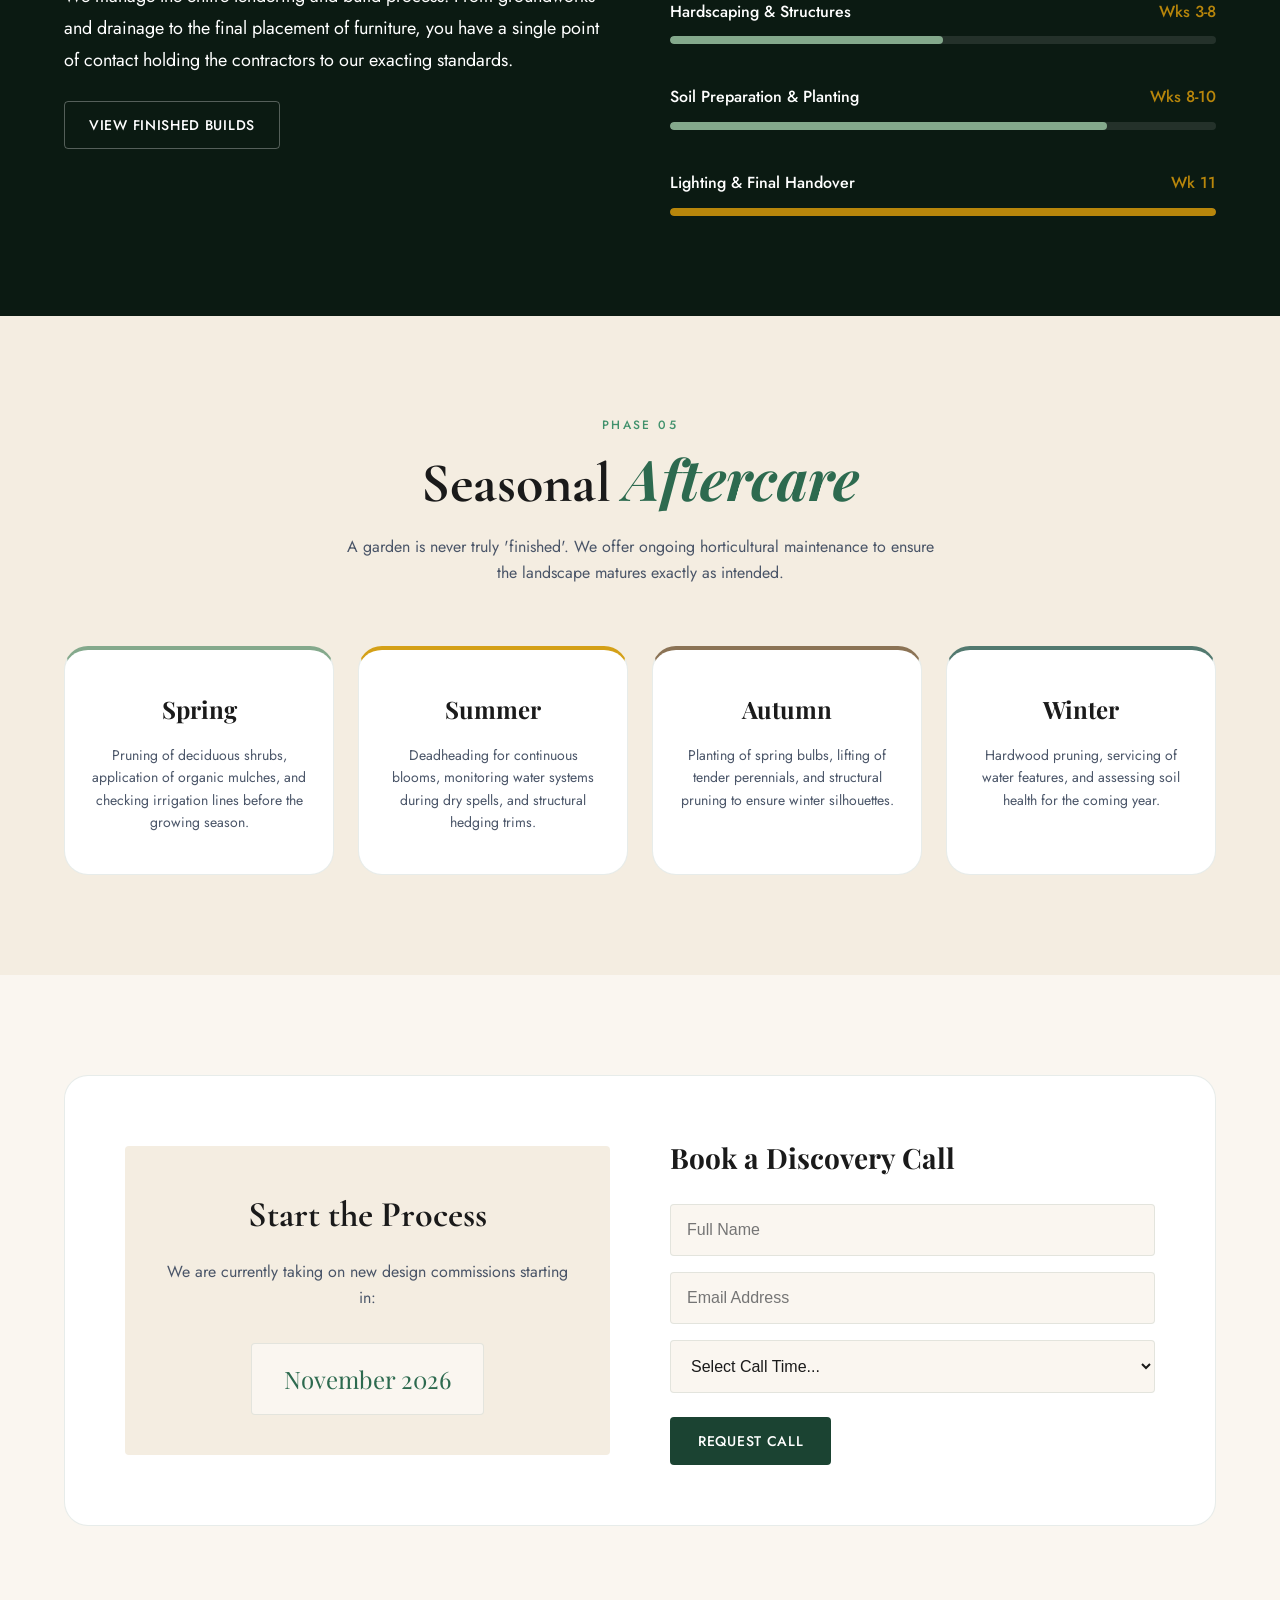
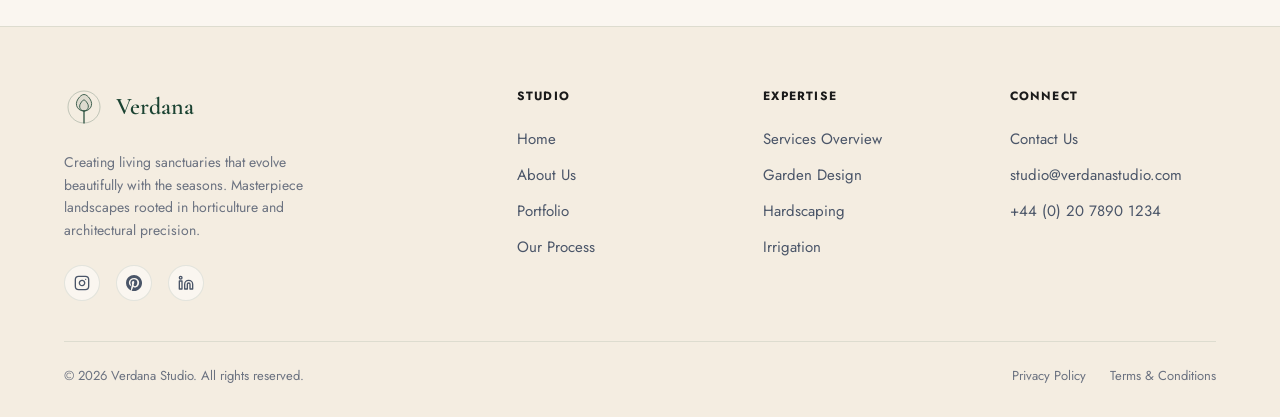
<file: process.html>
<!DOCTYPE html>
<html lang="en" dir="ltr" data-theme="light">
<head>
  <meta charset="UTF-8" />
  <meta name="viewport" content="width=device-width, initial-scale=1.0" />
  <meta name="description" content="Verdana Studio Process — From Discovery to Aftercare" />
  <title>Our Process | Verdana Studio</title>
  <link rel="icon" type="image/svg+xml" href="favicon.svg" />
  <link rel="icon" type="image/png" href="favicon.png" />
  <link rel="shortcut icon" href="favicon.ico" />
  
  <!-- Google Fonts -->
  <link rel="preconnect" href="https://fonts.googleapis.com" />
  <link rel="preconnect" href="https://fonts.gstatic.com" crossorigin />
  <link href="https://fonts.googleapis.com/css2?family=Cormorant+Garamond:ital,wght@0,300;0,400;0,500;0,600;0,700;1,400&family=Jost:wght@300;400;500;600&family=Playfair+Display:ital,wght@0,400;0,500;0,600;1,400&display=swap" rel="stylesheet" />
  
  <link rel="stylesheet" href="styles.css" />
  
  <style>
    /* ============================================================
       PROCESS PAGE: SPECIFIC STYLES
       ============================================================ */

    /* 1. HERO (Timeline Pills & SVG) */
    .section-process-hero {
      padding: 120px 0 80px;
      background: var(--bg-primary);
      min-height: calc(100vh - 80px);
      display: flex;
      align-items: center;
    }
    .process-hero-grid {
      display: grid;
      grid-template-columns: 1fr 1fr;
      gap: 60px;
      align-items: center;
    }
    .process-hero-content h1 {
      font-family: var(--font-display);
      font-size: clamp(48px, 6vw, 80px);
      line-height: 1.1;
      margin-bottom: 40px;
    }
    .process-hero-content h1 em {
      font-family: var(--font-serif);
      font-style: italic;
      color: var(--clr-deep-green);
    }
    [data-theme="dark"] .process-hero-content h1 em { color: var(--clr-light-sage); }
    
    .pill-timeline {
      display: flex;
      flex-direction: column;
      gap: 16px;
    }
    .timeline-pill-link {
      display: inline-flex;
      align-items: center;
      gap: 16px;
      padding: 16px 24px;
      background: var(--card-bg);
      border: 1px solid var(--border-color);
      border-radius: 100px;
      font-size: 16px;
      font-weight: 500;
      width: fit-content;
      transition: all 0.3s;
    }
    .timeline-pill-link:hover {
      background: var(--clr-deep-green);
      color: #fff;
      transform: translateX(10px);
    }
    [data-theme="dark"] .timeline-pill-link:hover { background: var(--clr-light-sage); color: var(--clr-forest); }
    .pill-num {
      font-size: 12px;
      opacity: 0.6;
    }

    /* 2. DISCOVERY & CONSULTATION (Horizontal Split) */
    .section-discovery {
      padding: var(--section-py) 0;
      background: var(--bg-secondary);
    }
    .discovery-grid {
      display: grid;
      grid-template-columns: 1fr 1fr;
      gap: 60px;
      margin-top: 60px;
    }
    .discovery-block {
      background: var(--card-bg);
      padding: 40px;
      border: 1px solid var(--border-color);
      border-radius: var(--radius-lg);
    }
    .discovery-block h3 {
      font-family: var(--font-serif);
      font-size: 24px;
      margin-bottom: 24px;
      color: var(--clr-deep-green);
    }
    [data-theme="dark"] .discovery-block h3 { color: var(--clr-light-sage); }
    .checklist { list-style: none; }
    .checklist li {
      position: relative;
      padding-left: 32px;
      margin-bottom: 16px;
      font-size: 16px;
      color: var(--text-secondary);
    }
    .checklist li::before {
      content: '✓';
      position: absolute;
      left: 0; top: 0;
      color: var(--clr-gold);
      font-weight: bold;
    }
    .duration-badge {
      display: inline-block;
      margin-top: 24px;
      padding: 8px 16px;
      background: rgba(184, 134, 11, 0.1);
      color: var(--clr-gold);
      border-radius: var(--radius-sm);
      font-size: 14px;
      font-weight: 500;
    }

    /* 3. DESIGN DEVELOPMENT (Blueprint SVG + 3 Cols) */
    .section-development {
      padding: var(--section-py) 0;
      background: var(--bg-primary);
    }
    .blueprint-visual {
      width: 100%;
      aspect-ratio: 21/9;
      background: #113C4A; /* Blueprint Blue */
      border-radius: var(--radius-lg);
      overflow: hidden;
      margin: 60px 0;
    }
    .blueprint-visual svg { width: 100%; height: 100%; opacity: 0.7; }
    .dev-columns {
      display: grid;
      grid-template-columns: repeat(3, 1fr);
      gap: 40px;
    }
    .dev-col h4 {
      font-family: var(--font-serif);
      font-size: 20px;
      margin-bottom: 16px;
      border-bottom: 1px solid var(--border-color);
      padding-bottom: 16px;
    }
    .dev-col p { color: var(--text-secondary); font-size: 15px; }

    /* 4. CONSTRUCTION (Dark & Progress Bars) */
    .section-construction {
      padding: var(--section-py) 0;
      background: #0B1A12;
      color: #fff;
    }
    .section-construction .subtitle { color: var(--clr-gold); }
    .section-construction .title em { color: var(--clr-light-sage); }
    .construction-grid {
      display: grid;
      grid-template-columns: 1fr 1fr;
      gap: 60px;
      align-items: center;
      margin-top: 60px;
    }
    .progress-track {
      margin-bottom: 40px;
    }
    .progress-track:last-child {
      margin-bottom: 0;
    }
    .progress-track h4 {
      font-size: 16px;
      font-weight: 500;
      margin-bottom: 12px;
      display: flex;
      justify-content: space-between;
    }
    .progress-track h4 span { color: var(--clr-gold); }
    .progress-bar-bg {
      width: 100%;
      height: 8px;
      background: rgba(255,255,255,0.1);
      border-radius: 4px;
      overflow: hidden;
    }
    .progress-bar-fill {
      height: 100%;
      background: var(--clr-light-sage);
      border-radius: 4px;
    }

    /* 5. AFTERCARE (Seasonal Grid) */
    .section-aftercare {
      padding: var(--section-py) 0;
      background: var(--bg-secondary);
    }
    .seasonal-grid {
      display: grid;
      grid-template-columns: repeat(4, 1fr);
      gap: 24px;
      margin-top: 60px;
    }
    .season-card {
      background: var(--card-bg);
      border: 1px solid var(--border-color);
      border-top: 4px solid var(--clr-deep-green);
      border-radius: var(--radius-lg);
      padding: 40px 24px;
      text-align: center;
    }
    [data-theme="dark"] .season-card { border-top-color: var(--clr-light-sage); }
    .season-card.spring { border-top-color: #84A98C; }
    .season-card.summer { border-top-color: #D4A017; }
    .season-card.autumn { border-top-color: #8B7355; }
    .season-card.winter { border-top-color: #52796F; }
    
    .season-card h3 {
      font-family: var(--font-serif);
      font-size: 24px;
      margin-bottom: 16px;
    }
    .season-card p {
      font-size: 14px;
      color: var(--text-secondary);
    }

    /* 6. FINAL CTA (Calendar & Form) */
    .section-process-cta {
      padding: var(--section-py) 0;
      background: var(--bg-primary);
    }
    .cta-booking-grid {
      display: grid;
      grid-template-columns: 1fr 1fr;
      gap: 60px;
      align-items: center;
      background: var(--card-bg);
      border: 1px solid var(--border-color);
      border-radius: var(--radius-lg);
      padding: 60px;
    }
    .availability-box {
      padding: 40px;
      background: var(--bg-secondary);
      border-radius: var(--radius-sm);
      text-align: center;
    }
    .availability-box h2 {
      font-family: var(--font-display);
      font-size: 36px;
      margin-bottom: 16px;
    }
    .date-badge {
      display: inline-block;
      font-size: 24px;
      font-family: var(--font-serif);
      color: var(--clr-deep-green);
      padding: 16px 32px;
      border: 1px solid var(--border-color);
      background: var(--bg-primary);
      border-radius: var(--radius-sm);
    }
    [data-theme="dark"] .date-badge { color: var(--clr-light-sage); }
    .booking-form {
      display: flex;
      flex-direction: column;
      gap: 16px;
    }
    .booking-form input, .booking-form select {
      padding: 16px;
      border: 1px solid var(--border-color);
      background: var(--bg-primary);
      color: var(--text-primary);
      border-radius: var(--radius-sm);
      font-size: 16px;
    }
    .booking-form button { margin-top: 8px; }

    @media (max-width: 1024px) {
      .process-hero-grid { grid-template-columns: 1fr; }
      .pill-timeline { flex-direction: row; flex-wrap: wrap; }
      .blueprint-visual { aspect-ratio: 16/9; }
      .dev-columns { grid-template-columns: 1fr; }
      .construction-grid { grid-template-columns: 1fr; }
      .seasonal-grid { grid-template-columns: repeat(2, 1fr); }
      .cta-booking-grid { grid-template-columns: 1fr; padding: 40px 20px; }
    }
    @media (max-width: 768px) {
      .discovery-grid { grid-template-columns: 1fr; }
      .seasonal-grid { grid-template-columns: 1fr; }
    }
  </style>
</head>
<body>

  <!-- HEADER -->
  <header class="navbar" id="navbar">
    <div class="nav-container">
      <a href="index.html" class="nav-logo" id="logo-link">
        <div class="logo-icon">
          <svg viewBox="0 0 100 100" fill="none" xmlns="http://www.w3.org/2000/svg">
            <path d="M50 10C27.9086 10 10 27.9086 10 50C10 72.0914 27.9086 90 50 90C72.0914 90 90 72.0914 90 50C90 27.9086 72.0914 10 50 10Z" stroke="currentColor" stroke-width="2" opacity="0.3"/>
            <path d="M50 90V60" stroke="currentColor" stroke-width="3" stroke-linecap="round"/>
            <path d="M50 60C35 60 25 45 35 30C45 15 55 15 65 30C75 45 65 60 50 60Z" stroke="currentColor" stroke-width="2" fill="currentColor" fill-opacity="0.1"/>
            <path d="M50 60C42 60 35 50 42 40C48 30 52 30 58 40C65 50 58 60 50 60Z" stroke="currentColor" stroke-width="2"/>
          </svg>
        </div>
        <div class="logo-text">
          <span class="logo-name">Verdana</span>
          
        </div>
      </a>

      <!-- Navigation Links -->
      <nav class="nav-links" id="nav-links">
        <div class="nav-item has-dropdown">
          <a href="#" class="nav-link dropdown-trigger">Home <span class="caret">▼</span></a>
          <div class="dropdown-menu">
            <a href="index.html" class="dropdown-item">Home 1 — Garden</a>
            <a href="home2.html" class="dropdown-item">Home 2 — Architecture</a>
          </div>
        </div>
        <a href="about.html" class="nav-link">About</a>
        <a href="services.html" class="nav-link">Services</a>
        <a href="portfolio.html" class="nav-link">Portfolio</a>
        <a href="process.html" class="nav-link active">Process</a>
        <a href="contact.html" class="nav-link">Contact</a>
        <a href="contact.html" class="btn-primary mobile-menu-cta">Book Consultation</a>
      </nav>

      <!-- Controls & CTA -->
      <div class="nav-controls">
        <button class="ctrl-btn" id="rtl-toggle" aria-label="Toggle Text Direction">
          <span id="dir-label">LTR</span>
        </button>
        <button class="ctrl-btn" id="theme-toggle" aria-label="Toggle Theme">
          <span class="theme-icon sun" id="sun-icon"><svg xmlns="http://www.w3.org/2000/svg" width="18" height="18" viewBox="0 0 24 24" fill="none" stroke="currentColor" stroke-width="2" stroke-linecap="round" stroke-linejoin="round"><circle cx="12" cy="12" r="5"></circle><line x1="12" y1="1" x2="12" y2="3"></line><line x1="12" y1="21" x2="12" y2="23"></line><line x1="4.22" y1="4.22" x2="5.64" y2="5.64"></line><line x1="18.36" y1="18.36" x2="19.78" y2="19.78"></line><line x1="1" y1="12" x2="3" y2="12"></line><line x1="21" y1="12" x2="23" y2="12"></line><line x1="4.22" y1="19.78" x2="5.64" y2="18.36"></line><line x1="18.36" y1="5.64" x2="19.78" y2="4.22"></line></svg></span>
          <span class="theme-icon moon hidden" id="moon-icon"><svg xmlns="http://www.w3.org/2000/svg" width="18" height="18" viewBox="0 0 24 24" fill="none" stroke="currentColor" stroke-width="2" stroke-linecap="round" stroke-linejoin="round"><path d="M21 12.79A9 9 0 1 1 11.21 3 7 7 0 0 0 21 12.79z"></path></svg></span>
        </button>
        <a href="contact.html" class="btn-primary nav-cta">Book Consultation</a>

        <button class="hamburger-btn" id="hamburger" aria-label="Toggle navigation" aria-expanded="false">
          <span></span>
          <span></span>
          <span></span>
        </button>
      </div>
    </div>
  </header>
  <div class="mobile-overlay" id="mobile-overlay"></div>

  <main>
    <!-- SECTION 1: HERO (Pill Timeline + SVG) -->
    <section class="section-process-hero">
      <div class="container">
        <div class="process-hero-grid">
          <div class="process-hero-content">
            <span class="subtitle">How We Work</span>
            <h1>From Concept <br>To <em>Canopy.</em></h1>
            <p style="margin-bottom: 40px; color: var(--text-secondary); max-width: 400px;">A transparent, collaborative journey ensuring your landscape is delivered with absolute precision and care.</p>
            
            <div class="pill-timeline">
              <a href="#discovery" class="timeline-pill-link">
                <span class="pill-num">01.</span> Discovery & Consultation
              </a>
              <a href="#design" class="timeline-pill-link">
                <span class="pill-num">02.</span> Design Development
              </a>
              <a href="#construction" class="timeline-pill-link">
                <span class="pill-num">03.</span> Build & Installation
              </a>
              <a href="#aftercare" class="timeline-pill-link">
                <span class="pill-num">04.</span> Seasonal Aftercare
              </a>
            </div>
          </div>
          
          <div class="process-hero-visual">
            <img src="process_hero.png" alt="Design Process" style="width: 100%; height: 100%; object-fit: cover;" />
          </div>
        </div>
      </div>
    </section>

    <!-- SECTION 2: DISCOVERY (Horizontal Split) -->
    <section id="discovery" class="section-discovery">
      <div class="container">
        <div class="section-header">
          <span class="subtitle">Phase 01</span>
          <h2 class="title">Discovery & <em>Consultation</em></h2>
          <p style="color:var(--text-secondary); max-width:600px; margin-top:20px;">We begin by understanding you, your property, and how you intend to use the space. This is a crucial phase of listening and site analysis.</p>
        </div>

        <div class="discovery-grid">
          <div class="discovery-block">
            <h3>Our Deliverables</h3>
            <ul class="checklist">
              <li>Initial on-site or virtual consultation</li>
              <li>Topographical and boundary survey</li>
              <li>Soil sampling and microclimate analysis</li>
              <li>Project scope and initial fee proposal</li>
            </ul>
            <div class="duration-badge">Timeline: 2 - 3 Weeks</div>
          </div>
          
          <div class="discovery-block">
            <h3>What to Prepare</h3>
            <ul class="checklist" style="color: var(--text-primary);">
              <li>Any existing house plans or surveys</li>
              <li>Pinterest boards or inspirational imagery</li>
              <li>A list of desired functions (e.g., dining, play, secluded reading)</li>
              <li>Understanding of your ideal budget range</li>
            </ul>
          </div>
        </div>
      </div>
    </section>

    <!-- SECTION 3: DESIGN DEVELOPMENT (Blueprint + 3 Cols) -->
    <section id="design" class="section-development">
      <div class="container">
        <div class="section-header center">
          <span class="subtitle">Phase 02 & 03</span>
          <h2 class="title">Design <em>Development</em></h2>
        </div>

        <div class="blueprint-visual">
          <img src="process_blueprint.png" alt="Landscape Blueprint" style="width: 100%; height: 100%; object-fit: cover;" />
        </div>

        <div class="dev-columns">
          <div class="dev-col">
            <h4>Concept Presentation</h4>
            <p>We present mood boards, initial sketches, and spatial layouts. This is a collaborative review to ensure our vision aligns perfectly with yours before technical work begins.</p>
          </div>
          <div class="dev-col">
            <h4>Masterplan & 3D</h4>
            <p>Refining the concept into a rigid masterplan. We provide 3D renders of key sightlines, allowing you to walk through the space virtually before ground is broken.</p>
          </div>
          <div class="dev-col">
            <h4>Technical Detailing</h4>
            <p>Creating exact CAD drawings for hardscaping, bespoke joinery, and lighting schematics. This ensures precise pricing and flawless execution by the build team.</p>
          </div>
        </div>
      </div>
    </section>

    <!-- SECTION 4: CONSTRUCTION (Dark + Progress Bars) -->
    <section id="construction" class="section-construction">
      <div class="container">
        <div class="section-header">
          <span class="subtitle">Phase 04</span>
          <h2 class="title">Build & <em>Installation</em></h2>
          <p style="color:rgba(255,255,255,0.7); max-width:600px; margin-top:20px;">Where drawings become reality. Our in-house management ensures every stone is laid and every tree planted exactly to specification.</p>
        </div>

        <div class="construction-grid">
          <div>
            <p style="font-size: 18px; line-height: 1.8; margin-bottom: 24px;">
              We manage the entire tendering and build process. From groundworks and drainage to the final placement of furniture, you have a single point of contact holding the contractors to our exacting standards.
            </p>
            <a href="portfolio.html" class="btn-ghost" style="border-color: rgba(255,255,255,0.3); color: #fff;">View Finished Builds</a>
          </div>
          
          <div class="progress-bars">
            <div class="progress-track">
              <h4>Groundworks & Drainage <span>Wks 1-3</span></h4>
              <div class="progress-bar-bg"><div class="progress-bar-fill" style="width: 20%;"></div></div>
            </div>
            <div class="progress-track">
              <h4>Hardscaping & Structures <span>Wks 3-8</span></h4>
              <div class="progress-bar-bg"><div class="progress-bar-fill" style="width: 50%;"></div></div>
            </div>
            <div class="progress-track">
              <h4>Soil Preparation & Planting <span>Wks 8-10</span></h4>
              <div class="progress-bar-bg"><div class="progress-bar-fill" style="width: 80%;"></div></div>
            </div>
            <div class="progress-track">
              <h4>Lighting & Final Handover <span>Wk 11</span></h4>
              <div class="progress-bar-bg"><div class="progress-bar-fill" style="width: 100%; background: var(--clr-gold);"></div></div>
            </div>
          </div>
        </div>
      </div>
    </section>

    <!-- SECTION 5: AFTERCARE (Seasonal Grid) -->
    <section id="aftercare" class="section-aftercare">
      <div class="container">
        <div class="section-header center">
          <span class="subtitle">Phase 05</span>
          <h2 class="title">Seasonal <em>Aftercare</em></h2>
          <p style="color:var(--text-secondary); max-width:600px; margin:20px auto 0;">A garden is never truly 'finished'. We offer ongoing horticultural maintenance to ensure the landscape matures exactly as intended.</p>
        </div>

        <div class="seasonal-grid">
          <div class="season-card spring">
            <h3>Spring</h3>
            <p>Pruning of deciduous shrubs, application of organic mulches, and checking irrigation lines before the growing season.</p>
          </div>
          <div class="season-card summer">
            <h3>Summer</h3>
            <p>Deadheading for continuous blooms, monitoring water systems during dry spells, and structural hedging trims.</p>
          </div>
          <div class="season-card autumn">
            <h3>Autumn</h3>
            <p>Planting of spring bulbs, lifting of tender perennials, and structural pruning to ensure winter silhouettes.</p>
          </div>
          <div class="season-card winter">
            <h3>Winter</h3>
            <p>Hardwood pruning, servicing of water features, and assessing soil health for the coming year.</p>
          </div>
        </div>
      </div>
    </section>

    <!-- SECTION 6: FINAL CTA (Calendar & Form) -->
    <section class="section-process-cta">
      <div class="container">
        <div class="cta-booking-grid">
          <div class="availability-box">
            <h2>Start the Process</h2>
            <p style="color:var(--text-secondary); margin-bottom:32px;">We are currently taking on new design commissions starting in:</p>
            <div class="date-badge">November 2026</div>
          </div>
          
          <div class="booking-form-wrapper">
            <h3 style="font-family:var(--font-serif); font-size:28px; margin-bottom:24px;">Book a Discovery Call</h3>
            <form class="booking-form" onsubmit="event.preventDefault(); alert('Booking Requested!');">
              <input type="text" placeholder="Full Name" required />
              <input type="email" placeholder="Email Address" required />
              <select required>
                <option value="">Select Call Time...</option>
                <option value="morning">Morning (9am - 12pm)</option>
                <option value="afternoon">Afternoon (1pm - 5pm)</option>
              </select>
              <button type="submit" class="btn-primary">Request Call</button>
            </form>
          </div>
        </div>
      </div>
    </section>
  </main>

    <!-- FOOTER -->
  <footer class="site-footer">
    <div class="container">
      <div class="footer-grid">
                <div class="footer-brand">
          <a href="index.html" class="nav-logo" style="margin-bottom: 24px; text-decoration: none;">
            <div class="logo-icon">
              <svg viewBox="0 0 100 100" fill="none" xmlns="http://www.w3.org/2000/svg">
                <path d="M50 10C27.9086 10 10 27.9086 10 50C10 72.0914 27.9086 90 50 90C72.0914 90 90 72.0914 90 50C90 27.9086 72.0914 10 50 10Z" stroke="currentColor" stroke-width="2" opacity="0.3"/>
                <path d="M50 90V60" stroke="currentColor" stroke-width="3" stroke-linecap="round"/>
                <path d="M50 60C35 60 25 45 35 30C45 15 55 15 65 30C75 45 65 60 50 60Z" stroke="currentColor" stroke-width="2" fill="currentColor" fill-opacity="0.1"/>
                <path d="M50 60C42 60 35 50 42 40C48 30 52 30 58 40C65 50 58 60 50 60Z" stroke="currentColor" stroke-width="2"/>
              </svg>
            </div>
            <div class="logo-text" style="text-align: left;">
              <span class="logo-name">Verdana</span>
              
            </div>
          </a>
          <p>Creating living sanctuaries that evolve beautifully with the seasons. Masterpiece landscapes rooted in horticulture and architectural precision.</p>
          <div class="footer-socials">
            <a href="#" aria-label="Instagram"><svg xmlns="http://www.w3.org/2000/svg" width="16" height="16" viewBox="0 0 24 24" fill="none" stroke="currentColor" stroke-width="2" stroke-linecap="round" stroke-linejoin="round"><rect x="2" y="2" width="20" height="20" rx="5" ry="5"></rect><path d="M16 11.37A4 4 0 1 1 12.63 8 4 4 0 0 1 16 11.37z"></path><line x1="17.5" y1="6.5" x2="17.51" y2="6.5"></line></svg></a>
            <a href="#" aria-label="Pinterest"><svg xmlns="http://www.w3.org/2000/svg" width="16" height="16" viewBox="0 0 24 24" fill="currentColor"><path d="M12.017 0C5.396 0 .029 5.367.029 11.987c0 5.079 3.158 9.417 7.618 11.162-.105-.949-.199-2.403.041-3.439.219-.937 1.406-5.957 1.406-5.957s-.359-.72-.359-1.781c0-1.663.967-2.911 2.168-2.911 1.024 0 1.518.769 1.518 1.688 0 1.029-.653 2.567-.992 3.992-.285 1.193.6 2.165 1.775 2.165 2.128 0 3.768-2.245 3.768-5.487 0-2.861-2.063-4.869-5.008-4.869-3.41 0-5.409 2.562-5.409 5.199 0 1.033.394 2.143.889 2.741.099.12.112.225.085.345-.09.375-.293 1.199-.334 1.363-.053.225-.172.271-.401.165-1.495-.69-2.433-2.878-2.433-4.646 0-3.776 2.748-7.252 7.951-7.252 4.168 0 7.41 2.967 7.41 6.923 0 4.135-2.607 7.462-6.233 7.462-1.214 0-2.354-.629-2.758-1.379l-.749 2.848c-.269 1.045-1.004 2.352-1.498 3.146 1.123.345 2.306.535 3.55.535 6.607 0 11.985-5.365 11.985-11.987C23.97 5.367 18.624 0 12.017 0z"/></svg></a>
            <a href="#" aria-label="LinkedIn"><svg xmlns="http://www.w3.org/2000/svg" width="16" height="16" viewBox="0 0 24 24" fill="none" stroke="currentColor" stroke-width="2" stroke-linecap="round" stroke-linejoin="round"><path d="M16 8a6 6 0 0 1 6 6v7h-4v-7a2 2 0 0 0-2-2 2 2 0 0 0-2 2v7h-4v-7a6 6 0 0 1 6-6z"></path><rect x="2" y="9" width="4" height="12"></rect><circle cx="4" cy="4" r="2"></circle></svg></a>
          </div>
        </div>
        <div class="footer-links">
          <h4>Studio</h4>
          <a href="index.html">Home</a>
          <a href="about.html">About Us</a>
          <a href="portfolio.html">Portfolio</a>
          <a href="process.html">Our Process</a>
        </div>
        <div class="footer-links">
          <h4>Expertise</h4>
          <a href="services.html">Services Overview</a>
          <a href="services.html#garden-design">Garden Design</a>
          <a href="services.html#hardscaping">Hardscaping</a>
          <a href="services.html#irrigation">Irrigation</a>
        </div>
        <div class="footer-contact">
          <h4>Connect</h4>
          <a href="contact.html">Contact Us</a>
          <a href="mailto:studio@verdanastudio.com">studio@verdanastudio.com</a>
          <a href="tel:+442078901234">+44 (0) 20 7890 1234</a>
        </div>
      </div>
      <div class="footer-bottom">
        <p>&copy; 2026 Verdana Studio. All rights reserved.</p>
        <div class="footer-legal">
          <a href="#">Privacy Policy</a>
          <a href="#">Terms & Conditions</a>
        </div>
      </div>
    </div>
  </footer>

  <script>
    // RTL / LTR Toggle Logic
    const rtlToggle = document.getElementById('rtl-toggle');
    const dirLabel = document.getElementById('dir-label');
    const htmlElem = document.documentElement;
    
    let isRTL = false;
    rtlToggle.addEventListener('click', () => {
      isRTL = !isRTL;
      htmlElem.setAttribute('dir', isRTL ? 'rtl' : 'ltr');
      dirLabel.textContent = isRTL ? 'RTL' : 'LTR';
    });

    // Theme Toggle Logic
    const themeToggle = document.getElementById('theme-toggle');
    const sunIcon = document.getElementById('sun-icon');
    const moonIcon = document.getElementById('moon-icon');
    
    let isDark = false;

    function applyTheme(dark) {
      isDark = dark;
      htmlElem.setAttribute('data-theme', dark ? 'dark' : 'light');
      if (dark) {
        sunIcon.classList.add('hidden');
        moonIcon.classList.remove('hidden');
      } else {
        sunIcon.classList.remove('hidden');
        moonIcon.classList.add('hidden');
      }
      localStorage.setItem('verdana-theme', dark ? 'dark' : 'light');
    }

    themeToggle.addEventListener('click', () => applyTheme(!isDark));

    // Restore saved theme on page load
    const _savedTheme = localStorage.getItem('verdana-theme');
    if (_savedTheme === 'dark') {
      applyTheme(true);
    } else if (!_savedTheme && window.matchMedia('(prefers-color-scheme: dark)').matches) {
      applyTheme(true);
    }

    // Mobile Navigation Drawer Toggle
    const hamburger = document.getElementById('hamburger');
    const navLinks = document.getElementById('nav-links');
    const mobileOverlay = document.getElementById('mobile-overlay');

    function openMobileNav() {
      if (navLinks) navLinks.classList.add('open');
      if (hamburger) {
        hamburger.classList.add('open');
        hamburger.setAttribute('aria-expanded', 'true');
      }
      if (mobileOverlay) mobileOverlay.classList.add('active');
      document.body.style.overflow = 'hidden';
    }

    function closeMobileNav() {
      if (navLinks) navLinks.classList.remove('open');
      if (hamburger) {
        hamburger.classList.remove('open');
        hamburger.setAttribute('aria-expanded', 'false');
      }
      if (mobileOverlay) mobileOverlay.classList.remove('active');
      document.body.style.overflow = '';
    }

    if (hamburger) {
      hamburger.addEventListener('click', (e) => {
        e.stopPropagation();
        navLinks && navLinks.classList.contains('open') ? closeMobileNav() : openMobileNav();
      });
    }

    if (mobileOverlay) {
      mobileOverlay.addEventListener('click', closeMobileNav);
    }

    document.addEventListener('keydown', (e) => {
      if (e.key === 'Escape') closeMobileNav();
    });

    document.querySelectorAll('.nav-links .nav-link:not(.dropdown-trigger), .dropdown-item, .mobile-menu-cta').forEach(link => {
      link.addEventListener('click', closeMobileNav);
    });
  </script>
</body>
</html>
</file>
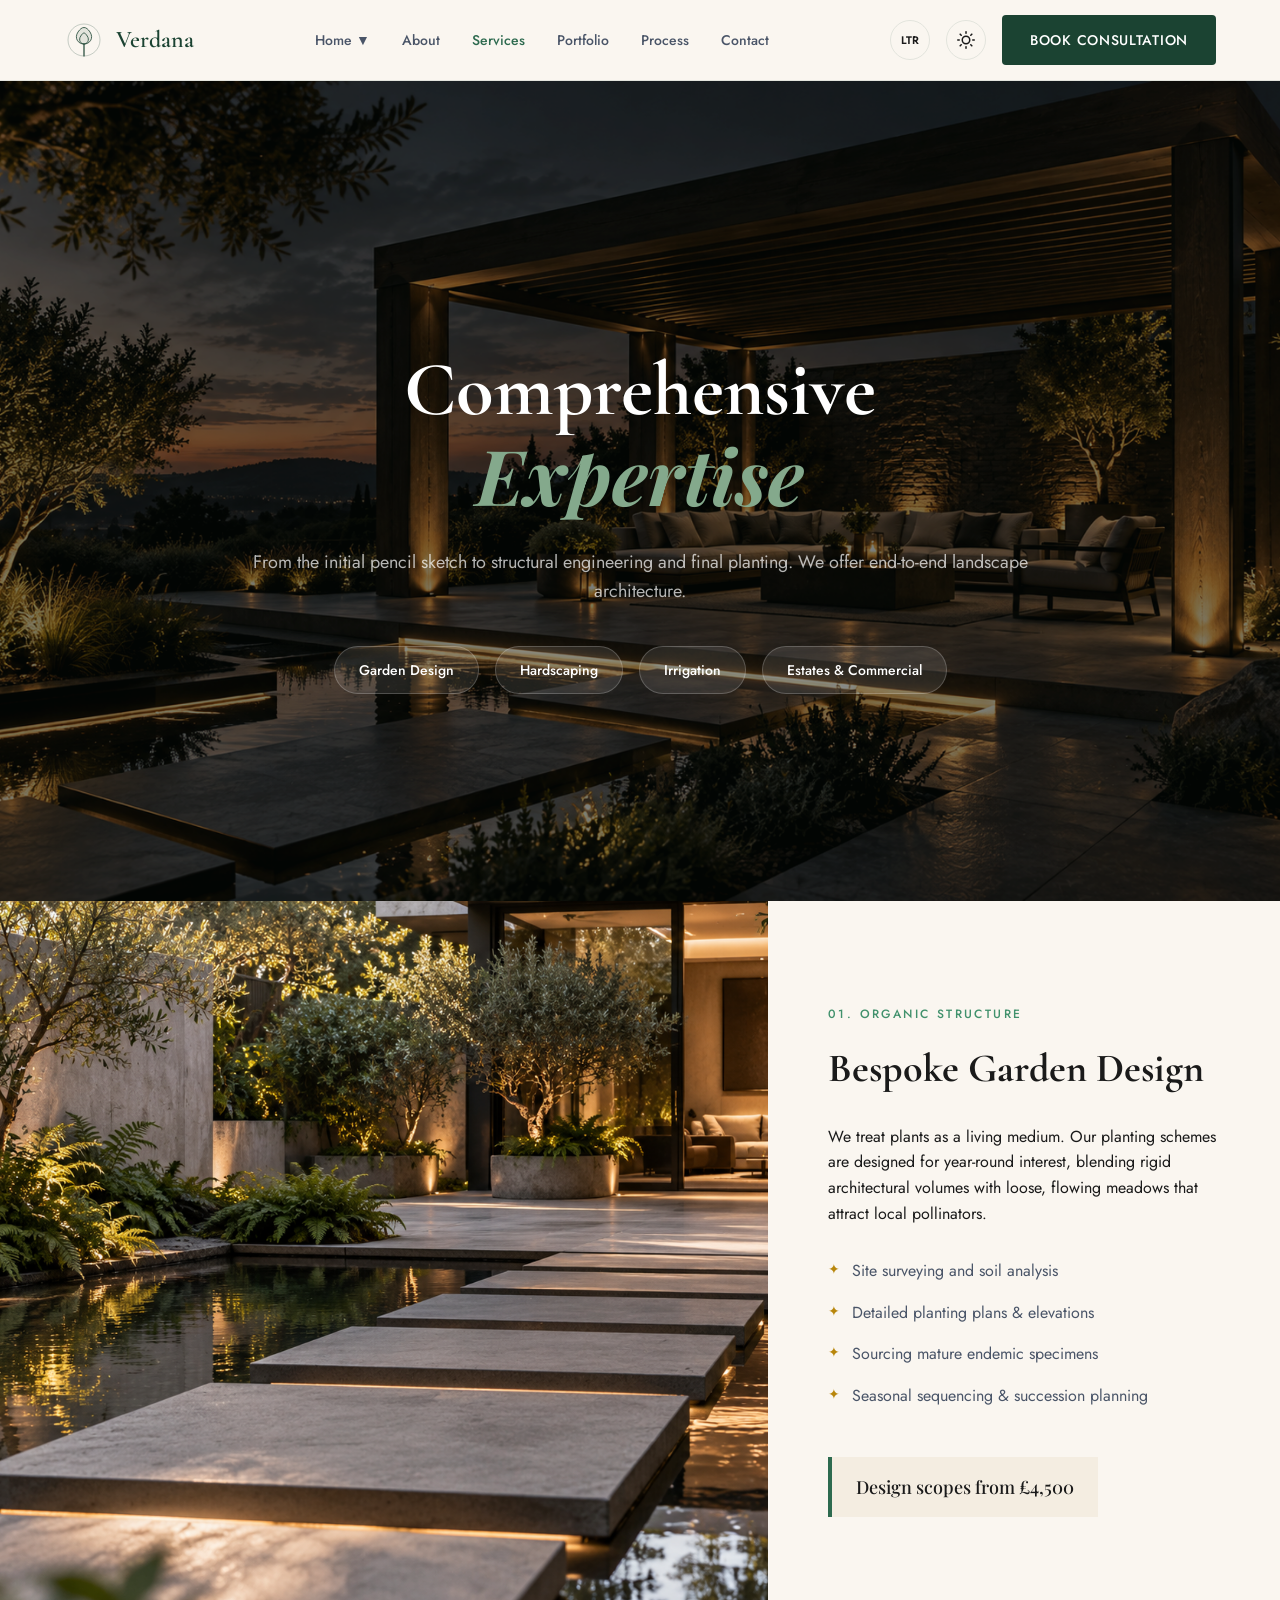
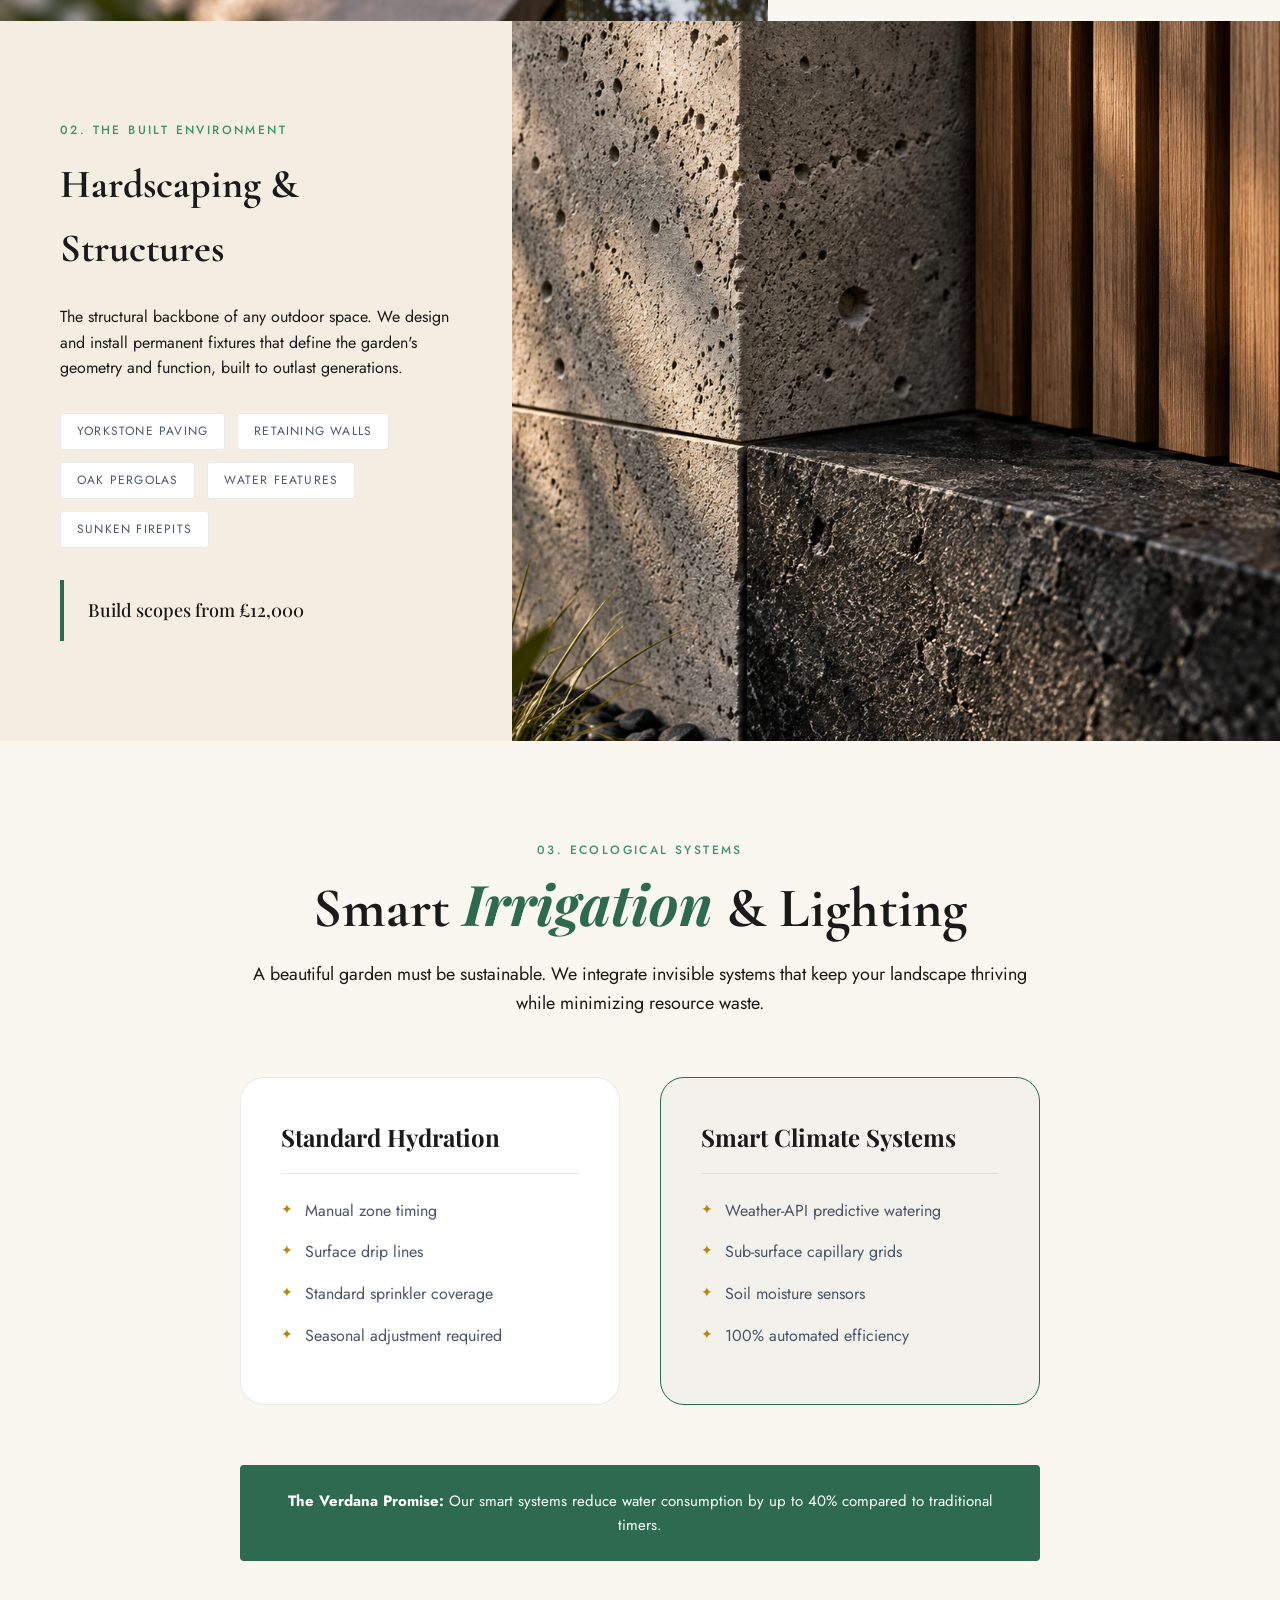
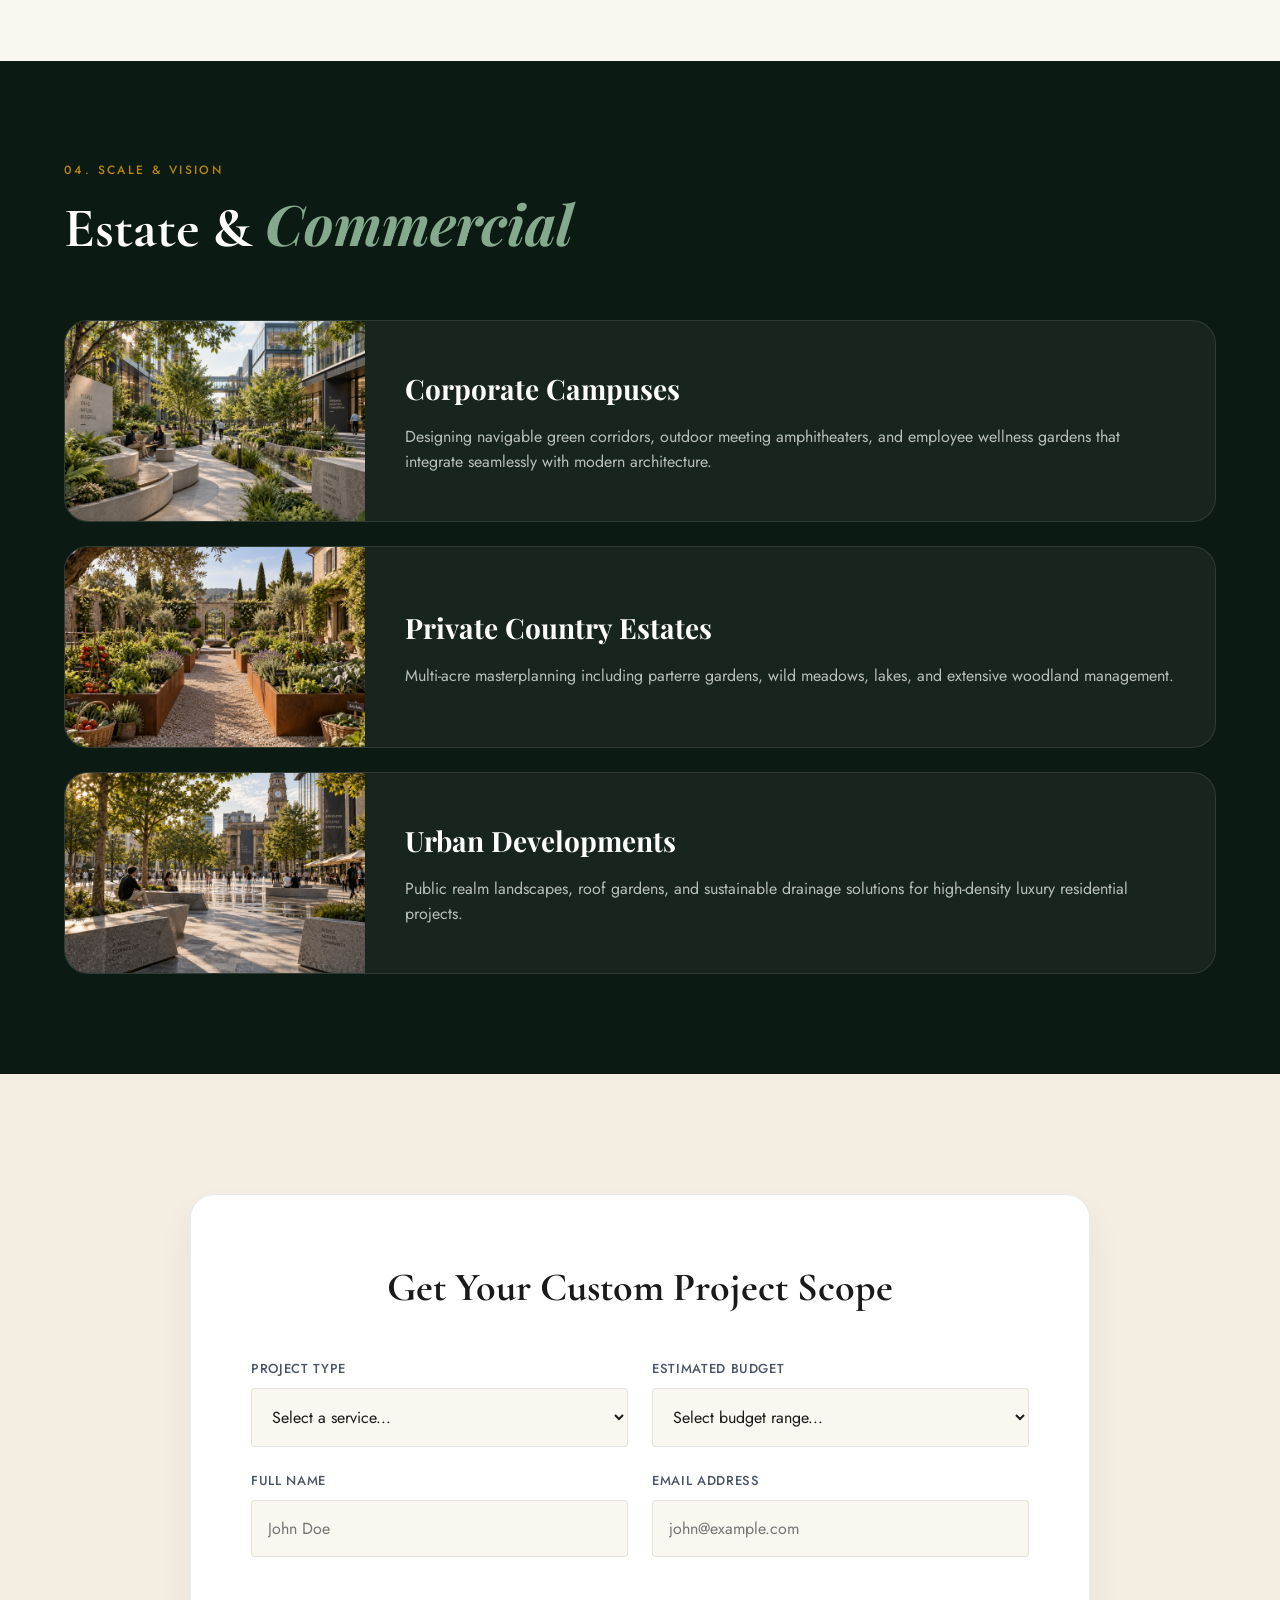
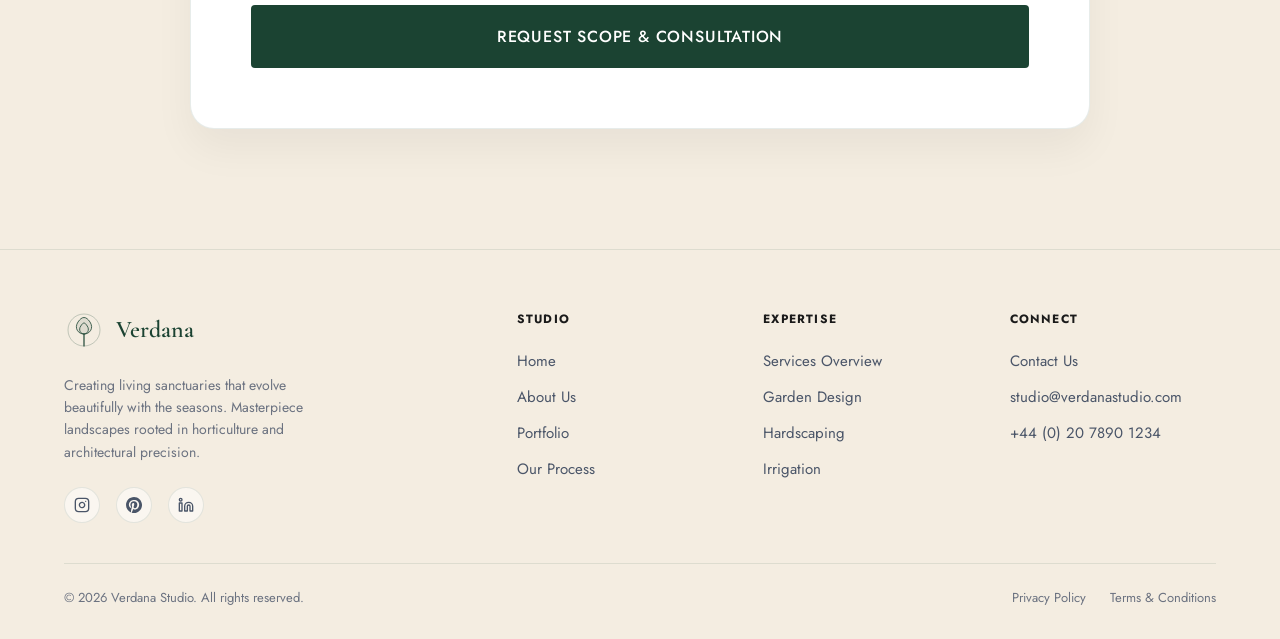
<file: services.html>
<!DOCTYPE html>
<html lang="en" dir="ltr" data-theme="light">
<head>
  <meta charset="UTF-8" />
  <meta name="viewport" content="width=device-width, initial-scale=1.0" />
  <meta name="description" content="Verdana Studio Services — Garden Design, Hardscaping, Irrigation, and Estates" />
  <title>Services | Verdana Studio</title>
  <link rel="icon" type="image/svg+xml" href="favicon.svg" />
  <link rel="icon" type="image/png" href="favicon.png" />
  <link rel="shortcut icon" href="favicon.ico" />
  
  <!-- Google Fonts -->
  <link rel="preconnect" href="https://fonts.googleapis.com" />
  <link rel="preconnect" href="https://fonts.gstatic.com" crossorigin />
  <link href="https://fonts.googleapis.com/css2?family=Cormorant+Garamond:ital,wght@0,300;0,400;0,500;0,600;0,700;1,400&family=Jost:wght@300;400;500;600&family=Playfair+Display:ital,wght@0,400;0,500;0,600;1,400&display=swap" rel="stylesheet" />
  
  <link rel="stylesheet" href="styles.css" />
  
  <style>
    /* ============================================================
       SERVICES PAGE: SPECIFIC STYLES
       ============================================================ */

    /* 1. HERO (Dark Architectural Overlay & Anchor Pills) */
    .section-services-hero {
      display: flex;
      flex-direction: column;
      justify-content: center;
      min-height: calc(100vh - 80px);
      background: #0B1A12;
      color: #fff;
      padding: 160px 0 100px;
      text-align: center;
      position: relative;
    }
    .services-hero-bg {
      position: absolute;
      top: 0; left: 0; width: 100%; height: 100%;
      opacity: 0.8;
      z-index: 0;
    }
    .services-hero-content {
      position: relative;
      z-index: 2;
      max-width: 800px;
      margin: 0 auto;
    }
    .services-hero-content h1 {
      font-family: var(--font-display);
      font-size: clamp(48px, 6vw, 80px);
      margin-bottom: 24px;
      line-height: 1.1;
    }
    .services-hero-content h1 em {
      font-family: var(--font-serif);
      font-style: italic;
      color: var(--clr-light-sage);
    }
    .services-hero-content p {
      font-size: 18px;
      color: rgba(255,255,255,0.7);
      margin-bottom: 40px;
    }
    .service-anchors {
      display: flex;
      flex-wrap: wrap;
      justify-content: center;
      gap: 16px;
    }
    .anchor-pill {
      display: inline-block;
      padding: 12px 24px;
      background: rgba(255,255,255,0.1);
      border: 1px solid rgba(255,255,255,0.2);
      border-radius: 100px;
      color: #fff;
      font-size: 14px;
      font-weight: 500;
      transition: all 0.3s;
    }
    .anchor-pill:hover {
      background: var(--clr-gold);
      border-color: var(--clr-gold);
      color: #000;
    }

    /* 2. GARDEN DESIGN (60/40 Split) */
    .section-garden-design {
      display: flex;
      min-height: 80vh;
      background: var(--bg-primary);
    }
    .gd-visual {
      flex: 0 0 60%;
      background: var(--bg-secondary);
    }
    .gd-visual svg { width: 100%; height: 100%; object-fit: cover; }
    .gd-content {
      flex: 0 0 40%;
      padding: 80px 60px;
      display: flex;
      flex-direction: column;
      justify-content: center;
    }
    .service-heading h2 {
      font-family: var(--font-display);
      font-size: 40px;
      margin-bottom: 24px;
    }
    .service-features {
      list-style: none;
      margin: 32px 0;
    }
    .service-features li {
      position: relative;
      padding-left: 24px;
      margin-bottom: 16px;
      font-size: 16px;
      color: var(--text-secondary);
    }
    .service-features li::before {
      content: '✦';
      position: absolute;
      left: 0; top: 0;
      color: var(--clr-gold);
      font-size: 14px;
    }
    .price-indicator {
      display: inline-block;
      padding: 16px 24px;
      background: var(--bg-secondary);
      border-left: 4px solid var(--clr-deep-green);
      font-family: var(--font-serif);
      font-size: 18px;
      font-weight: 500;
      color: var(--text-primary);
    }

    /* 3. HARDSCAPING (Flipped 40/60) */
    .section-hardscaping {
      display: flex;
      flex-direction: row-reverse;
      min-height: 80vh;
      background: var(--bg-secondary);
    }
    .hs-visual {
      flex: 0 0 60%;
      background: var(--bg-primary);
    }
    .hs-visual svg { width: 100%; height: 100%; object-fit: cover; }
    .hs-content {
      flex: 0 0 40%;
      padding: 80px 60px;
      display: flex;
      flex-direction: column;
      justify-content: center;
    }
    .material-tags {
      display: flex;
      flex-wrap: wrap;
      gap: 12px;
      margin: 32px 0;
    }
    .material-tag {
      padding: 8px 16px;
      background: var(--card-bg);
      border: 1px solid var(--border-color);
      border-radius: var(--radius-sm);
      font-size: 12px;
      text-transform: uppercase;
      letter-spacing: 0.1em;
      color: var(--text-secondary);
    }

    /* 4. IRRIGATION PLANNING (Centered Technical) */
    .section-irrigation {
      padding: var(--section-py) 0;
      background: var(--bg-primary);
      text-align: center;
    }
    .irrigation-content {
      max-width: 800px;
      margin: 0 auto;
    }
    .tech-comparison {
      display: grid;
      grid-template-columns: 1fr 1fr;
      gap: 40px;
      margin-top: 60px;
      text-align: left;
    }
    .tech-card {
      background: var(--card-bg);
      padding: 40px;
      border: 1px solid var(--border-color);
      border-radius: var(--radius-lg);
    }
    .tech-card.premium {
      border-color: var(--clr-deep-green);
      background: rgba(45, 106, 79, 0.03);
    }
    [data-theme="dark"] .tech-card.premium { background: rgba(132, 169, 140, 0.05); border-color: var(--clr-light-sage); }
    .tech-card h3 {
      font-family: var(--font-serif);
      font-size: 24px;
      margin-bottom: 24px;
      border-bottom: 1px solid var(--border-color);
      padding-bottom: 16px;
    }
    .sustainability-claim {
      margin-top: 60px;
      padding: 24px;
      background: var(--clr-deep-green);
      color: #fff;
      border-radius: var(--radius-sm);
      display: inline-block;
      font-size: 15px;
    }

    /* 5. ESTATE & COMMERCIAL (Premium Dark Horizontal Cards) */
    .section-estates {
      padding: var(--section-py) 0;
      background: #0B1A12;
      color: #fff;
    }
    .section-estates .title em { color: var(--clr-light-sage); }
    .section-estates .subtitle { color: var(--clr-gold); }
    .estate-cards {
      display: flex;
      flex-direction: column;
      gap: 24px;
      margin-top: 60px;
    }
    .estate-card {
      display: flex;
      align-items: center;
      background: rgba(255,255,255,0.05);
      border: 1px solid rgba(255,255,255,0.1);
      border-radius: var(--radius-lg);
      overflow: hidden;
      transition: background 0.3s;
    }
    .estate-card:hover { background: rgba(255,255,255,0.08); }
    .estate-card-visual {
      flex: 0 0 300px;
      height: 200px;
    }
    .estate-card-visual svg { width: 100%; height: 100%; object-fit: cover; opacity: 0.7; }
    .estate-card-content {
      padding: 40px;
      flex: 1;
    }
    .estate-card-content h3 {
      font-family: var(--font-serif);
      font-size: 28px;
      margin-bottom: 12px;
    }
    .estate-card-content p { color: rgba(255,255,255,0.7); }

    /* 6. FINAL CTA (Inline Mini-Form) */
    .section-services-cta {
      padding: 120px 0;
      background: var(--bg-secondary);
    }
    .scope-form-wrapper {
      max-width: 900px;
      margin: 0 auto;
      background: var(--card-bg);
      padding: 60px;
      border-radius: var(--radius-lg);
      border: 1px solid var(--border-color);
      box-shadow: 0 20px 40px rgba(0,0,0,0.05);
    }
    [data-theme="dark"] .scope-form-wrapper { box-shadow: 0 20px 40px rgba(0,0,0,0.2); }
    .scope-form-wrapper h2 {
      font-family: var(--font-display);
      font-size: 40px;
      text-align: center;
      margin-bottom: 40px;
    }
    .scope-grid {
      display: grid;
      grid-template-columns: 1fr 1fr;
      gap: 24px;
      margin-bottom: 32px;
    }
    .form-group {
      display: flex;
      flex-direction: column;
      gap: 8px;
    }
    .form-group label {
      font-size: 13px;
      font-weight: 500;
      text-transform: uppercase;
      letter-spacing: 0.05em;
      color: var(--text-secondary);
    }
    .form-group input, .form-group select {
      padding: 16px;
      border: 1px solid var(--border-color);
      background: var(--bg-primary);
      color: var(--text-primary);
      border-radius: var(--radius-sm);
      font-family: var(--font-sans);
      font-size: 16px;
    }
    .form-group input:focus, .form-group select:focus {
      outline: none;
      border-color: var(--clr-deep-green);
    }
    .form-submit-full {
      width: 100%;
      padding: 20px;
      font-size: 16px;
      margin-top: 16px;
    }

    @media (max-width: 1024px) {
      .section-garden-design, .section-hardscaping { flex-direction: column; }
      .gd-visual, .hs-visual { height: 400px; flex: auto; }
      .gd-content, .hs-content { padding: 60px 5%; }
      .estate-card { flex-direction: column; }
      .estate-card-visual { width: 100%; height: 250px; flex: auto; }
    }
    @media (max-width: 768px) {
      .tech-comparison { grid-template-columns: 1fr; }
      .scope-grid { grid-template-columns: 1fr; }
      .scope-form-wrapper { padding: 40px 20px; }
    }
  </style>
</head>
<body>

  <!-- HEADER -->
  <header class="navbar" id="navbar">
    <div class="nav-container">
      <a href="index.html" class="nav-logo" id="logo-link">
        <div class="logo-icon">
          <svg viewBox="0 0 100 100" fill="none" xmlns="http://www.w3.org/2000/svg">
            <path d="M50 10C27.9086 10 10 27.9086 10 50C10 72.0914 27.9086 90 50 90C72.0914 90 90 72.0914 90 50C90 27.9086 72.0914 10 50 10Z" stroke="currentColor" stroke-width="2" opacity="0.3"/>
            <path d="M50 90V60" stroke="currentColor" stroke-width="3" stroke-linecap="round"/>
            <path d="M50 60C35 60 25 45 35 30C45 15 55 15 65 30C75 45 65 60 50 60Z" stroke="currentColor" stroke-width="2" fill="currentColor" fill-opacity="0.1"/>
            <path d="M50 60C42 60 35 50 42 40C48 30 52 30 58 40C65 50 58 60 50 60Z" stroke="currentColor" stroke-width="2"/>
          </svg>
        </div>
        <div class="logo-text">
          <span class="logo-name">Verdana</span>
          
        </div>
      </a>

      <!-- Navigation Links -->
      <nav class="nav-links" id="nav-links">
        <div class="nav-item has-dropdown">
          <a href="#" class="nav-link dropdown-trigger">Home <span class="caret">▼</span></a>
          <div class="dropdown-menu">
            <a href="index.html" class="dropdown-item">Home 1 — Garden</a>
            <a href="home2.html" class="dropdown-item">Home 2 — Architecture</a>
          </div>
        </div>
        <a href="about.html" class="nav-link">About</a>
        <a href="services.html" class="nav-link active">Services</a>
        <a href="portfolio.html" class="nav-link">Portfolio</a>
        <a href="process.html" class="nav-link">Process</a>
        <a href="contact.html" class="nav-link">Contact</a>
        <a href="contact.html" class="btn-primary mobile-menu-cta">Book Consultation</a>
      </nav>

      <!-- Controls & CTA -->
      <div class="nav-controls">
        <button class="ctrl-btn" id="rtl-toggle" aria-label="Toggle Text Direction">
          <span id="dir-label">LTR</span>
        </button>
        <button class="ctrl-btn" id="theme-toggle" aria-label="Toggle Theme">
          <span class="theme-icon sun" id="sun-icon"><svg xmlns="http://www.w3.org/2000/svg" width="18" height="18" viewBox="0 0 24 24" fill="none" stroke="currentColor" stroke-width="2" stroke-linecap="round" stroke-linejoin="round"><circle cx="12" cy="12" r="5"></circle><line x1="12" y1="1" x2="12" y2="3"></line><line x1="12" y1="21" x2="12" y2="23"></line><line x1="4.22" y1="4.22" x2="5.64" y2="5.64"></line><line x1="18.36" y1="18.36" x2="19.78" y2="19.78"></line><line x1="1" y1="12" x2="3" y2="12"></line><line x1="21" y1="12" x2="23" y2="12"></line><line x1="4.22" y1="19.78" x2="5.64" y2="18.36"></line><line x1="18.36" y1="5.64" x2="19.78" y2="4.22"></line></svg></span>
          <span class="theme-icon moon hidden" id="moon-icon"><svg xmlns="http://www.w3.org/2000/svg" width="18" height="18" viewBox="0 0 24 24" fill="none" stroke="currentColor" stroke-width="2" stroke-linecap="round" stroke-linejoin="round"><path d="M21 12.79A9 9 0 1 1 11.21 3 7 7 0 0 0 21 12.79z"></path></svg></span>
        </button>
        <a href="contact.html" class="btn-primary nav-cta">Book Consultation</a>

        <button class="hamburger-btn" id="hamburger" aria-label="Toggle navigation" aria-expanded="false">
          <span></span>
          <span></span>
          <span></span>
        </button>
      </div>
    </div>
  </header>
  <div class="mobile-overlay" id="mobile-overlay"></div>

  <main>
    <!-- SECTION 1: HERO (Dark Overlay + Anchor Pills) -->
    <section class="section-services-hero">
      <div class="services-hero-bg">
        <img src="services_hero.png" alt="Services Hero" style="width: 100%; height: 100%; object-fit: cover; filter: brightness(0.6);" />
      </div>
      <div class="services-hero-content">
        <h1>Comprehensive <br><em>Expertise</em></h1>
        <p>From the initial pencil sketch to structural engineering and final planting. We offer end-to-end landscape architecture.</p>
        <div class="service-anchors">
          <a href="#garden-design" class="anchor-pill">Garden Design</a>
          <a href="#hardscaping" class="anchor-pill">Hardscaping</a>
          <a href="#irrigation" class="anchor-pill">Irrigation</a>
          <a href="#estates" class="anchor-pill">Estates & Commercial</a>
        </div>
      </div>
    </section>

    <!-- SECTION 2: GARDEN DESIGN (60/40 Split) -->
    <section id="garden-design" class="section-garden-design">
      <div class="gd-visual">
        <img src="services_gd.png" alt="Garden Design" style="width: 100%; height: 100%; object-fit: cover; transition: transform 0.7s ease;" />
      </div>
      <div class="gd-content">
        <div class="service-heading">
          <span class="subtitle">01. Organic Structure</span>
          <h2>Bespoke Garden Design</h2>
          <p>We treat plants as a living medium. Our planting schemes are designed for year-round interest, blending rigid architectural volumes with loose, flowing meadows that attract local pollinators.</p>
        </div>
        <ul class="service-features">
          <li>Site surveying and soil analysis</li>
          <li>Detailed planting plans & elevations</li>
          <li>Sourcing mature endemic specimens</li>
          <li>Seasonal sequencing & succession planning</li>
        </ul>
        <div>
          <span class="price-indicator">Design scopes from £4,500</span>
        </div>
      </div>
    </section>

    <!-- SECTION 3: HARDSCAPING (Flipped 40/60) -->
    <section id="hardscaping" class="section-hardscaping">
      <div class="hs-visual">
        <img src="services_hs.png" alt="Hardscaping" style="width: 100%; height: 100%; object-fit: cover; transition: transform 0.7s ease;" />
      </div>
      <div class="hs-content">
        <div class="service-heading">
          <span class="subtitle">02. The Built Environment</span>
          <h2>Hardscaping & Structures</h2>
          <p>The structural backbone of any outdoor space. We design and install permanent fixtures that define the garden's geometry and function, built to outlast generations.</p>
        </div>
        <div class="material-tags">
          <span class="material-tag">Yorkstone Paving</span>
          <span class="material-tag">Retaining Walls</span>
          <span class="material-tag">Oak Pergolas</span>
          <span class="material-tag">Water Features</span>
          <span class="material-tag">Sunken Firepits</span>
        </div>
        <div>
          <span class="price-indicator">Build scopes from £12,000</span>
        </div>
      </div>
    </section>

    <!-- SECTION 4: IRRIGATION PLANNING (Centered Technical) -->
    <section id="irrigation" class="section-irrigation">
      <div class="container">
        <div class="irrigation-content">
          <span class="subtitle">03. Ecological Systems</span>
          <h2 class="title">Smart <em>Irrigation</em> & Lighting</h2>
          <p class="text-secondary" style="margin-top:20px; font-size:18px;">A beautiful garden must be sustainable. We integrate invisible systems that keep your landscape thriving while minimizing resource waste.</p>
          
          <div class="tech-comparison">
            <div class="tech-card">
              <h3>Standard Hydration</h3>
              <ul class="service-features" style="margin:0;">
                <li>Manual zone timing</li>
                <li>Surface drip lines</li>
                <li>Standard sprinkler coverage</li>
                <li>Seasonal adjustment required</li>
              </ul>
            </div>
            <div class="tech-card premium">
              <h3>Smart Climate Systems</h3>
              <ul class="service-features" style="margin:0;">
                <li>Weather-API predictive watering</li>
                <li>Sub-surface capillary grids</li>
                <li>Soil moisture sensors</li>
                <li>100% automated efficiency</li>
              </ul>
            </div>
          </div>
          
          <div class="sustainability-claim">
            <strong>The Verdana Promise:</strong> Our smart systems reduce water consumption by up to 40% compared to traditional timers.
          </div>
        </div>
      </div>
    </section>

    <!-- SECTION 5: ESTATE & COMMERCIAL (Dark Horizontal) -->
    <section id="estates" class="section-estates">
      <div class="container">
        <div class="section-header">
          <span class="subtitle">04. Scale & Vision</span>
          <h2 class="title">Estate & <em>Commercial</em></h2>
        </div>

        <div class="estate-cards">
          <div class="estate-card">
            <div class="estate-card-visual">
              <img src="services_estate1.png" alt="Corporate Campuses" style="width: 100%; height: 100%; object-fit: cover; transition: transform 0.7s ease;" />
            </div>
            <div class="estate-card-content">
              <h3>Corporate Campuses</h3>
              <p>Designing navigable green corridors, outdoor meeting amphitheaters, and employee wellness gardens that integrate seamlessly with modern architecture.</p>
            </div>
          </div>

          <div class="estate-card">
            <div class="estate-card-visual">
              <img src="services_estate2.png" alt="Private Country Estates" style="width: 100%; height: 100%; object-fit: cover; transition: transform 0.7s ease;" />
            </div>
            <div class="estate-card-content">
              <h3>Private Country Estates</h3>
              <p>Multi-acre masterplanning including parterre gardens, wild meadows, lakes, and extensive woodland management.</p>
            </div>
          </div>

          <div class="estate-card">
            <div class="estate-card-visual">
              <img src="services_estate3.png" alt="Urban Developments" style="width: 100%; height: 100%; object-fit: cover; transition: transform 0.7s ease;" />
            </div>
            <div class="estate-card-content">
              <h3>Urban Developments</h3>
              <p>Public realm landscapes, roof gardens, and sustainable drainage solutions for high-density luxury residential projects.</p>
            </div>
          </div>
        </div>
      </div>
    </section>

    <!-- SECTION 6: FINAL CTA (Inline Form) -->
    <section class="section-services-cta">
      <div class="container">
        <div class="scope-form-wrapper">
          <h2>Get Your Custom Project Scope</h2>
          <form id="scope-form" onsubmit="event.preventDefault(); alert('Scope Request Submitted!');">
            <div class="scope-grid">
              <div class="form-group">
                <label for="scope-type">Project Type</label>
                <select id="scope-type" required>
                  <option value="">Select a service...</option>
                  <option value="garden">Garden Design Only</option>
                  <option value="hardscape">Hardscaping & Build</option>
                  <option value="estate">Estate Masterplanning</option>
                  <option value="commercial">Commercial/Public Realm</option>
                </select>
              </div>
              <div class="form-group">
                <label for="scope-budget">Estimated Budget</label>
                <select id="scope-budget" required>
                  <option value="">Select budget range...</option>
                  <option value="10-25">£10k - £25k</option>
                  <option value="25-50">£25k - £50k</option>
                  <option value="50-150">£50k - £150k</option>
                  <option value="150+">£150k+</option>
                </select>
              </div>
              <div class="form-group">
                <label for="scope-name">Full Name</label>
                <input type="text" id="scope-name" placeholder="John Doe" required />
              </div>
              <div class="form-group">
                <label for="scope-email">Email Address</label>
                <input type="email" id="scope-email" placeholder="john@example.com" required />
              </div>
            </div>
            <button type="submit" class="btn-primary form-submit-full">Request Scope & Consultation</button>
          </form>
        </div>
      </div>
    </section>
  </main>

    <!-- FOOTER -->
  <footer class="site-footer">
    <div class="container">
      <div class="footer-grid">
                <div class="footer-brand">
          <a href="index.html" class="nav-logo" style="margin-bottom: 24px; text-decoration: none;">
            <div class="logo-icon">
              <svg viewBox="0 0 100 100" fill="none" xmlns="http://www.w3.org/2000/svg">
                <path d="M50 10C27.9086 10 10 27.9086 10 50C10 72.0914 27.9086 90 50 90C72.0914 90 90 72.0914 90 50C90 27.9086 72.0914 10 50 10Z" stroke="currentColor" stroke-width="2" opacity="0.3"/>
                <path d="M50 90V60" stroke="currentColor" stroke-width="3" stroke-linecap="round"/>
                <path d="M50 60C35 60 25 45 35 30C45 15 55 15 65 30C75 45 65 60 50 60Z" stroke="currentColor" stroke-width="2" fill="currentColor" fill-opacity="0.1"/>
                <path d="M50 60C42 60 35 50 42 40C48 30 52 30 58 40C65 50 58 60 50 60Z" stroke="currentColor" stroke-width="2"/>
              </svg>
            </div>
            <div class="logo-text" style="text-align: left;">
              <span class="logo-name">Verdana</span>
              
            </div>
          </a>
          <p>Creating living sanctuaries that evolve beautifully with the seasons. Masterpiece landscapes rooted in horticulture and architectural precision.</p>
          <div class="footer-socials">
            <a href="#" aria-label="Instagram"><svg xmlns="http://www.w3.org/2000/svg" width="16" height="16" viewBox="0 0 24 24" fill="none" stroke="currentColor" stroke-width="2" stroke-linecap="round" stroke-linejoin="round"><rect x="2" y="2" width="20" height="20" rx="5" ry="5"></rect><path d="M16 11.37A4 4 0 1 1 12.63 8 4 4 0 0 1 16 11.37z"></path><line x1="17.5" y1="6.5" x2="17.51" y2="6.5"></line></svg></a>
            <a href="#" aria-label="Pinterest"><svg xmlns="http://www.w3.org/2000/svg" width="16" height="16" viewBox="0 0 24 24" fill="currentColor"><path d="M12.017 0C5.396 0 .029 5.367.029 11.987c0 5.079 3.158 9.417 7.618 11.162-.105-.949-.199-2.403.041-3.439.219-.937 1.406-5.957 1.406-5.957s-.359-.72-.359-1.781c0-1.663.967-2.911 2.168-2.911 1.024 0 1.518.769 1.518 1.688 0 1.029-.653 2.567-.992 3.992-.285 1.193.6 2.165 1.775 2.165 2.128 0 3.768-2.245 3.768-5.487 0-2.861-2.063-4.869-5.008-4.869-3.41 0-5.409 2.562-5.409 5.199 0 1.033.394 2.143.889 2.741.099.12.112.225.085.345-.09.375-.293 1.199-.334 1.363-.053.225-.172.271-.401.165-1.495-.69-2.433-2.878-2.433-4.646 0-3.776 2.748-7.252 7.951-7.252 4.168 0 7.41 2.967 7.41 6.923 0 4.135-2.607 7.462-6.233 7.462-1.214 0-2.354-.629-2.758-1.379l-.749 2.848c-.269 1.045-1.004 2.352-1.498 3.146 1.123.345 2.306.535 3.55.535 6.607 0 11.985-5.365 11.985-11.987C23.97 5.367 18.624 0 12.017 0z"/></svg></a>
            <a href="#" aria-label="LinkedIn"><svg xmlns="http://www.w3.org/2000/svg" width="16" height="16" viewBox="0 0 24 24" fill="none" stroke="currentColor" stroke-width="2" stroke-linecap="round" stroke-linejoin="round"><path d="M16 8a6 6 0 0 1 6 6v7h-4v-7a2 2 0 0 0-2-2 2 2 0 0 0-2 2v7h-4v-7a6 6 0 0 1 6-6z"></path><rect x="2" y="9" width="4" height="12"></rect><circle cx="4" cy="4" r="2"></circle></svg></a>
          </div>
        </div>
        <div class="footer-links">
          <h4>Studio</h4>
          <a href="index.html">Home</a>
          <a href="about.html">About Us</a>
          <a href="portfolio.html">Portfolio</a>
          <a href="process.html">Our Process</a>
        </div>
        <div class="footer-links">
          <h4>Expertise</h4>
          <a href="services.html">Services Overview</a>
          <a href="services.html#garden-design">Garden Design</a>
          <a href="services.html#hardscaping">Hardscaping</a>
          <a href="services.html#irrigation">Irrigation</a>
        </div>
        <div class="footer-contact">
          <h4>Connect</h4>
          <a href="contact.html">Contact Us</a>
          <a href="mailto:studio@verdanastudio.com">studio@verdanastudio.com</a>
          <a href="tel:+442078901234">+44 (0) 20 7890 1234</a>
        </div>
      </div>
      <div class="footer-bottom">
        <p>&copy; 2026 Verdana Studio. All rights reserved.</p>
        <div class="footer-legal">
          <a href="#">Privacy Policy</a>
          <a href="#">Terms & Conditions</a>
        </div>
      </div>
    </div>
  </footer>

  <script>
    // RTL / LTR Toggle Logic
    const rtlToggle = document.getElementById('rtl-toggle');
    const dirLabel = document.getElementById('dir-label');
    const htmlElem = document.documentElement;
    
    let isRTL = false;
    rtlToggle.addEventListener('click', () => {
      isRTL = !isRTL;
      htmlElem.setAttribute('dir', isRTL ? 'rtl' : 'ltr');
      dirLabel.textContent = isRTL ? 'RTL' : 'LTR';
    });

    // Theme Toggle Logic
    const themeToggle = document.getElementById('theme-toggle');
    const sunIcon = document.getElementById('sun-icon');
    const moonIcon = document.getElementById('moon-icon');
    
    let isDark = false;

    function applyTheme(dark) {
      isDark = dark;
      htmlElem.setAttribute('data-theme', dark ? 'dark' : 'light');
      if (dark) {
        sunIcon.classList.add('hidden');
        moonIcon.classList.remove('hidden');
      } else {
        sunIcon.classList.remove('hidden');
        moonIcon.classList.add('hidden');
      }
      localStorage.setItem('verdana-theme', dark ? 'dark' : 'light');
    }

    themeToggle.addEventListener('click', () => applyTheme(!isDark));

    // Restore saved theme on page load
    const _savedTheme = localStorage.getItem('verdana-theme');
    if (_savedTheme === 'dark') {
      applyTheme(true);
    } else if (!_savedTheme && window.matchMedia('(prefers-color-scheme: dark)').matches) {
      applyTheme(true);
    }

    // Mobile Navigation Drawer Toggle
    const hamburger = document.getElementById('hamburger');
    const navLinks = document.getElementById('nav-links');
    const mobileOverlay = document.getElementById('mobile-overlay');

    function openMobileNav() {
      if (navLinks) navLinks.classList.add('open');
      if (hamburger) {
        hamburger.classList.add('open');
        hamburger.setAttribute('aria-expanded', 'true');
      }
      if (mobileOverlay) mobileOverlay.classList.add('active');
      document.body.style.overflow = 'hidden';
    }

    function closeMobileNav() {
      if (navLinks) navLinks.classList.remove('open');
      if (hamburger) {
        hamburger.classList.remove('open');
        hamburger.setAttribute('aria-expanded', 'false');
      }
      if (mobileOverlay) mobileOverlay.classList.remove('active');
      document.body.style.overflow = '';
    }

    if (hamburger) {
      hamburger.addEventListener('click', (e) => {
        e.stopPropagation();
        navLinks && navLinks.classList.contains('open') ? closeMobileNav() : openMobileNav();
      });
    }

    if (mobileOverlay) {
      mobileOverlay.addEventListener('click', closeMobileNav);
    }

    document.addEventListener('keydown', (e) => {
      if (e.key === 'Escape') closeMobileNav();
    });

    document.querySelectorAll('.nav-links .nav-link:not(.dropdown-trigger), .dropdown-item, .mobile-menu-cta').forEach(link => {
      link.addEventListener('click', closeMobileNav);
    });
  </script>
</body>
</html>
</file>
<file: styles.css>
/* ============================================================
   VERDANA STUDIO — GLOBAL & HOME 1 STYLES
   ============================================================ */

/* ---- FONTS & DESIGN TOKENS ---- */
:root {
  /* Color Palette - Light Theme */
  --clr-forest:       #1B4332;
  --clr-deep-green:   #2D6A4F;
  --clr-mid-green:    #40916C;
  --clr-sage:         #52796F;
  --clr-light-sage:   #84A98C;
  --clr-gold:         #B8860B;
  --clr-cream:        #FAF6F0;
  --clr-ivory:        #F4EDE1;
  --clr-stone:        #C8B99A;
  --clr-dark-stone:   #8B7355;
  --clr-ink:          #1A1A1A;
  --clr-muted:        #6B7280;

  /* Theme Variables */
  --bg-primary:       var(--clr-cream);
  --bg-secondary:     var(--clr-ivory);
  --text-primary:     var(--clr-ink);
  --text-secondary:   #4A5568;
  --text-muted:       var(--clr-muted);
  --nav-bg:           rgba(250, 246, 240, 0.95);
  --nav-border:       rgba(27, 67, 50, 0.1);
  --card-bg:          #FFFFFF;
  --border-color:     rgba(27, 67, 50, 0.1);
  
  /* Typography */
  --font-display:     'Cormorant Garamond', serif;
  --font-serif:       'Playfair Display', serif;
  --font-sans:        'Jost', sans-serif;

  /* Spacing */
  --section-py:       100px;
  --container-max:    1280px;
  --container-px:     5%;
  --radius-sm:        4px;
  --radius-md:        12px;
  --radius-lg:        24px;
}

/* ---- DARK THEME ---- */
[data-theme="dark"] {
  --bg-primary:       #0B1A12;
  --bg-secondary:     #0F2118;
  --text-primary:     #EBE4D5;
  --text-secondary:   #B8C4B8;
  --text-muted:       #7A9180;
  --nav-bg:           rgba(11, 26, 18, 0.95);
  --nav-border:       rgba(132, 169, 140, 0.1);
  --card-bg:          #142B1E;
  --border-color:     rgba(132, 169, 140, 0.15);
}

/* ---- RESET & BASE ---- */
*, *::before, *::after { box-sizing: border-box; margin: 0; padding: 0; }
html { scroll-behavior: smooth; font-size: 16px; }
body {
  font-family: var(--font-sans);
  font-weight: 400;
  background-color: var(--bg-primary);
  color: var(--text-primary);
  line-height: 1.6;
  transition: background-color 0.4s, color 0.4s;
}
a { text-decoration: none; color: inherit; }
button { border: none; cursor: pointer; background: none; font-family: inherit; }
img, svg { max-width: 100%; display: block; }

/* ---- RTL SUPPORT ---- */
[dir="rtl"] { direction: rtl; }
[dir="rtl"] .nav-links { direction: rtl; }
[dir="rtl"] .service-row { flex-direction: row-reverse; }
[dir="rtl"] .service-row.reversed { flex-direction: row; }

/* ---- UTILITIES ---- */
.container { max-width: var(--container-max); margin: 0 auto; padding: 0 var(--container-px); }
.section-header { margin-bottom: 60px; }
.section-header.center { text-align: center; }
.section-header.flex-header { display: flex; justify-content: space-between; align-items: flex-end; }
.subtitle { display: block; font-size: 12px; font-weight: 500; letter-spacing: 0.2em; text-transform: uppercase; color: var(--clr-mid-green); margin-bottom: 12px; }
.title { font-family: var(--font-display); font-size: clamp(32px, 5vw, 56px); line-height: 1.1; }
.title em { font-family: var(--font-serif); font-style: italic; color: var(--clr-deep-green); }
[data-theme="dark"] .title em { color: var(--clr-light-sage); }
.hidden { display: none !important; }

/* ---- BUTTONS ---- */
.btn-primary {
  display: inline-flex; justify-content: center; align-items: center; text-align: center; width: fit-content; padding: 14px 28px; background: var(--clr-forest); color: #fff;
  font-weight: 500; font-size: 14px; text-transform: uppercase; letter-spacing: 0.05em;
  border-radius: var(--radius-sm); transition: background 0.3s, transform 0.3s;
}
.btn-primary:hover { background: var(--clr-deep-green); transform: translateY(-2px); }

.btn-ghost {
  display: inline-flex; justify-content: center; align-items: center; text-align: center; width: fit-content; padding: 12px 24px; border: 1px solid var(--clr-deep-green); color: var(--clr-deep-green);
  font-weight: 500; font-size: 14px; text-transform: uppercase; letter-spacing: 0.05em;
  border-radius: var(--radius-sm); transition: all 0.3s;
}
.btn-ghost:hover { background: var(--clr-deep-green); color: #fff; }
[data-theme="dark"] .btn-ghost { border-color: var(--clr-light-sage); color: var(--clr-light-sage); }
[data-theme="dark"] .btn-ghost:hover { background: var(--clr-light-sage); color: var(--clr-forest); }

.btn-text { font-weight: 500; color: var(--clr-deep-green); display: inline-flex; align-items: center; gap: 8px; transition: gap 0.3s; }
.btn-text:hover { gap: 12px; }
[data-theme="dark"] .btn-text { color: var(--clr-light-sage); }

/* ============================================================
   HEADER & NAV
   ============================================================ */
.navbar { position: sticky; top: 0; z-index: 1000; background: var(--nav-bg); border-bottom: 1px solid var(--nav-border); backdrop-filter: blur(10px); }
.nav-container { display: flex; align-items: center; justify-content: space-between; height: 80px; max-width: var(--container-max); margin: 0 auto; padding: 0 var(--container-px); }

.nav-logo { display: flex; align-items: center; gap: 12px; color: var(--clr-forest); }
[data-theme="dark"] .nav-logo { color: var(--clr-light-sage); }
.logo-icon { width: 40px; height: 40px; }
.logo-name { display: block; font-family: var(--font-display); font-size: 24px; font-weight: 600; line-height: 1; }
.logo-tagline { display: block; font-size: 9px; letter-spacing: 0.15em; text-transform: uppercase; color: var(--text-muted); }

.nav-links { display: flex; gap: 32px; align-items: center; }
.nav-link { font-size: 14px; font-weight: 500; color: var(--text-secondary); transition: color 0.3s; }
.nav-link:hover, .nav-link.active { color: var(--clr-deep-green); }
[data-theme="dark"] .nav-link:hover, [data-theme="dark"] .nav-link.active { color: var(--clr-light-sage); }

.has-dropdown { position: relative; }
.dropdown-menu {
  position: absolute; top: 100%; left: 0; background: var(--card-bg); border: 1px solid var(--border-color);
  border-radius: var(--radius-sm); padding: 8px 0; min-width: 200px;
  opacity: 0; visibility: hidden; transform: translateY(10px); transition: all 0.3s;
}
.has-dropdown:hover .dropdown-menu { opacity: 1; visibility: visible; transform: translateY(0); }
.dropdown-item { display: block; padding: 10px 20px; font-size: 14px; color: var(--text-primary); transition: background 0.3s; }
.dropdown-item:hover { background: var(--bg-secondary); color: var(--clr-deep-green); }
[data-theme="dark"] .dropdown-item:hover { color: var(--clr-light-sage); }

.nav-controls { display: flex; align-items: center; gap: 16px; }
.ctrl-btn { display: flex; align-items: center; justify-content: center; width: 40px; height: 40px; border: 1px solid var(--border-color); border-radius: 50%; color: var(--text-primary); transition: background 0.3s; }
.ctrl-btn:hover { background: var(--bg-secondary); }
#dir-label { font-size: 11px; font-weight: 600; }

/* HAMBURGER & MOBILE DRAWER */
.hamburger-btn {
  display: none;
  flex-direction: column;
  justify-content: center;
  align-items: center;
  width: 40px;
  height: 40px;
  background: transparent;
  border: 1px solid var(--border-color);
  border-radius: var(--radius-sm);
  cursor: pointer;
  padding: 8px;
  gap: 5px;
  transition: all 0.3s ease;
  z-index: 1002;
}
.hamburger-btn:hover {
  background: var(--bg-secondary);
}
.hamburger-btn span {
  display: block;
  width: 22px;
  height: 2px;
  background-color: var(--text-primary);
  border-radius: 2px;
  transition: transform 0.3s ease, opacity 0.3s ease, background-color 0.3s ease;
}
.hamburger-btn.open span:nth-child(1) {
  transform: translateY(7px) rotate(45deg);
}
.hamburger-btn.open span:nth-child(2) {
  opacity: 0;
  transform: scaleX(0);
}
.hamburger-btn.open span:nth-child(3) {
  transform: translateY(-7px) rotate(-45deg);
}

.mobile-overlay {
  position: fixed;
  inset: 0;
  background: rgba(0, 0, 0, 0.5);
  backdrop-filter: blur(4px);
  -webkit-backdrop-filter: blur(4px);
  opacity: 0;
  visibility: hidden;
  transition: opacity 0.3s ease, visibility 0.3s ease;
  z-index: 998;
}
.mobile-overlay.active {
  opacity: 1;
  visibility: visible;
}

.mobile-menu-cta {
  display: none;
}

/* ============================================================
   HOME 1: SECTIONS
   ============================================================ */

/* 1. HERO (Asymmetric Split) */
.section-hero-split { display: flex; min-height: calc(100vh - 80px); }
.hero-split-content { flex: 1; display: flex; flex-direction: column; justify-content: center; padding: var(--container-px) 10% var(--container-px) var(--container-px); background: var(--bg-primary); }
.hero-split-visual { flex: 1; position: relative; overflow: hidden; background: var(--clr-forest); }
.hero-svg-scene { position: absolute; top: 0; left: 0; width: 100%; height: 100%; object-fit: cover; }

.badge { display: inline-block; padding: 6px 16px; background: rgba(45, 106, 79, 0.1); color: var(--clr-deep-green); font-size: 12px; font-weight: 500; letter-spacing: 0.1em; text-transform: uppercase; border-radius: 100px; margin-bottom: 24px; align-self: flex-start; }
[data-theme="dark"] .badge { background: rgba(132, 169, 140, 0.1); color: var(--clr-light-sage); }
.hero-title { font-family: var(--font-display); font-size: clamp(48px, 6vw, 80px); line-height: 1.05; margin-bottom: 24px; }
.hero-title em { font-family: var(--font-serif); font-style: italic; color: var(--clr-deep-green); }
[data-theme="dark"] .hero-title em { color: var(--clr-light-sage); }
.hero-desc { font-size: 18px; color: var(--text-secondary); max-width: 480px; margin-bottom: 40px; line-height: 1.7; }

/* 2. THE VERDANA DIFFERENCE */
.section-difference { padding: var(--section-py) 0; background: var(--bg-secondary); }
.stat-strips { display: flex; flex-direction: column; gap: 24px; margin-top: 60px; }
.stat-strip { display: flex; align-items: center; gap: 40px; padding: 40px 0; border-top: 1px solid var(--border-color); }
.stat-strip:last-child { border-bottom: 1px solid var(--border-color); }
.stat-number { font-family: var(--font-display); font-size: 80px; font-weight: 300; color: var(--clr-deep-green); line-height: 1; flex: 0 0 160px; }
[data-theme="dark"] .stat-number { color: var(--clr-light-sage); }
.stat-claim { font-family: var(--font-serif); font-size: 28px; font-weight: 500; flex: 0 0 240px; }
.stat-desc { font-size: 16px; color: var(--text-secondary); flex: 1; max-width: 500px; }

/* 3. SIGNATURE SERVICES */
.section-services-alternating { padding: var(--section-py) 0; }
.service-row { display: flex; align-items: center; gap: 80px; margin-bottom: 80px; }
.service-row.reversed { flex-direction: row-reverse; }
.service-row:last-child { margin-bottom: 0; }
.service-row-visual { flex: 1; aspect-ratio: 4/3; border-radius: var(--radius-lg); overflow: hidden; }
.service-row-visual svg, .service-row-visual img { width: 100%; height: 100%; object-fit: cover; }
.service-row-content { flex: 1; max-width: 480px; }
.service-number { display: block; font-family: var(--font-sans); font-size: 14px; font-weight: 500; color: var(--text-muted); margin-bottom: 16px; }
.service-row-content h3 { font-family: var(--font-display); font-size: 36px; font-weight: 500; margin-bottom: 20px; }
.service-row-content p { color: var(--text-secondary); margin-bottom: 24px; }
.service-price { display: inline-block; padding: 8px 16px; background: var(--bg-secondary); border-radius: var(--radius-sm); font-size: 13px; font-weight: 500; margin-bottom: 32px; border: 1px solid var(--border-color); }

/* 4. GARDEN TRANSFORMATIONS */
.section-transformations { padding: var(--section-py) 0; background: var(--bg-secondary); }
.editorial-grid { display: grid; grid-template-columns: repeat(3, 1fr); gap: 32px; margin-top: 60px; }
.editorial-card { display: block; }
.editorial-card.offset { margin-top: 60px; }
.ec-visual { aspect-ratio: 3/4; overflow: hidden; border-radius: var(--radius-sm); margin-bottom: 24px; }
.ec-visual svg, .ec-visual img { width: 100%; height: 100%; object-fit: cover; transition: transform 0.5s; }
.editorial-card:hover .ec-visual svg, .ec-visual img { transform: scale(1.05); }
.ec-badge { display: block; font-size: 11px; text-transform: uppercase; letter-spacing: 0.1em; color: var(--clr-mid-green); margin-bottom: 8px; }
.ec-content h4 { font-family: var(--font-serif); font-size: 24px; font-weight: 400; color: var(--text-primary); }

/* 5. A CLIENT'S PERSPECTIVE */
.section-perspective { padding: var(--section-py) 0; }
.perspective-frame { max-width: 800px; margin: 0 auto; padding: 80px; border: 1px solid var(--border-color); border-radius: var(--radius-lg); text-align: center; position: relative; background: var(--card-bg); }
.quote-icon { position: absolute; top: -30px; left: 50%; transform: translateX(-50%); font-family: var(--font-display); font-size: 80px; color: var(--clr-gold); line-height: 1; background: var(--bg-primary); padding: 0 20px; }
.large-quote { font-family: var(--font-serif); font-size: clamp(24px, 4vw, 36px); line-height: 1.4; color: var(--text-primary); font-style: italic; margin-bottom: 40px; }
.quote-author strong { display: block; font-family: var(--font-sans); font-size: 16px; font-weight: 600; }
.quote-author span { display: block; font-size: 14px; color: var(--text-muted); margin-top: 4px; }

/* 6. FINAL CTA */
.section-final-cta { background: var(--clr-forest); padding: 120px 20px; text-align: center; position: relative; overflow: hidden; }
.section-final-cta::before {
  content: ''; position: absolute; top: 0; left: 0; width: 100%; height: 100%;
  background: radial-gradient(circle at center, rgba(82, 121, 111, 0.2) 0%, transparent 60%); pointer-events: none;
}
.cta-content { position: relative; z-index: 2; max-width: 700px; margin: 0 auto; }
.cta-content h2 { font-family: var(--font-display); font-size: clamp(36px, 5vw, 64px); color: #fff; margin-bottom: 24px; line-height: 1.1; }
.cta-content h2 em { font-family: var(--font-serif); font-style: italic; color: var(--clr-light-sage); }
.cta-content p { font-size: 18px; color: rgba(255, 255, 255, 0.8); margin-bottom: 40px; line-height: 1.6; }
.cta-content .btn-primary { background: var(--clr-gold); color: var(--clr-forest); }
.cta-content .btn-primary:hover { background: #fff; }

/* FOOTER */
.site-footer { background: var(--bg-secondary); padding: 60px 0 30px; border-top: 1px solid var(--border-color); }
.footer-grid { display: grid; grid-template-columns: 2fr 1fr 1fr 1fr; gap: 40px; margin-bottom: 40px; }
.footer-brand p { color: var(--text-muted); max-width: 250px; font-size: 14px; margin-bottom: 24px; }
.footer-socials { display: flex; gap: 16px; }
.footer-socials a { display: flex; align-items: center; justify-content: center; width: 36px; height: 36px; border-radius: 50%; background: var(--bg-primary); border: 1px solid var(--border-color); color: var(--text-secondary); font-size: 12px; font-weight: 600; transition: all 0.3s ease; text-decoration: none; }
.footer-socials a:hover { background: var(--clr-deep-green); color: #fff; border-color: var(--clr-deep-green); transform: translateY(-3px); }
[data-theme="dark"] .footer-socials a:hover { background: var(--clr-light-sage); color: var(--clr-forest); border-color: var(--clr-light-sage); }
.footer-links h4, .footer-contact h4 { font-size: 12px; text-transform: uppercase; letter-spacing: 0.1em; color: var(--text-primary); margin-bottom: 20px; }
.footer-links a, .footer-contact a { display: block; color: var(--text-secondary); margin-bottom: 12px; font-size: 15px; transition: color 0.3s, transform 0.3s; text-decoration: none; }
.footer-links a:hover, .footer-contact a:hover { color: var(--clr-deep-green); transform: translateX(4px); }
[data-theme="dark"] .footer-links a:hover, [data-theme="dark"] .footer-contact a:hover { color: var(--clr-light-sage); }
.footer-bottom { border-top: 1px solid var(--border-color); padding-top: 24px; display: flex; justify-content: space-between; align-items: center; color: var(--text-muted); font-size: 13px; }
.footer-legal { display: flex; gap: 24px; }
.footer-legal a { color: var(--text-muted); text-decoration: none; transition: color 0.3s; }
.footer-legal a:hover { color: var(--text-primary); }

/* ============================================================
   RESPONSIVE (Max 1024px)
   ============================================================ */
@media (max-width: 1024px) {
  .section-hero-split { flex-direction: column; }
  .hero-split-content { padding: 120px var(--container-px) 80px; text-align: center; align-items: center; }
  .badge { align-self: center; }
  .hero-split-visual { min-height: 50vh; }
  
  .stat-strip { flex-direction: column; gap: 20px; text-align: center; }
  .stat-number, .stat-claim { flex: auto; }
  
  .service-row { flex-direction: column !important; gap: 40px; text-align: center; }
  
  .editorial-grid { grid-template-columns: repeat(2, 1fr); }
  .editorial-card.offset { margin-top: 0; }
  
  .footer-grid { grid-template-columns: 1fr 1fr; gap: 32px; }
  .footer-bottom { flex-direction: column; gap: 16px; text-align: center; }
}

@media (max-width: 768px) {
  .hamburger-btn {
    display: flex;
  }
  .nav-cta {
    display: none;
  }
  .nav-controls {
    gap: 8px;
  }
  .ctrl-btn {
    width: 36px;
    height: 36px;
  }
  .hamburger-btn {
    width: 36px;
    height: 36px;
    padding: 6px;
  }
  .hamburger-btn span {
    width: 20px;
  }
  .hamburger-btn.open span:nth-child(1) {
    transform: translateY(7px) rotate(45deg);
  }
  .hamburger-btn.open span:nth-child(3) {
    transform: translateY(-7px) rotate(-45deg);
  }

  .nav-links {
    position: fixed;
    top: 0;
    right: 0;
    width: min(320px, 85vw);
    height: 100vh;
    height: 100dvh;
    background: var(--bg-primary);
    border-left: 1px solid var(--border-color);
    box-shadow: -10px 0 30px rgba(0, 0, 0, 0.15);
    display: flex;
    flex-direction: column;
    align-items: stretch;
    padding: 90px 24px 32px;
    gap: 4px;
    overflow-y: auto;
    transform: translateX(100%);
    transition: transform 0.35s cubic-bezier(0.4, 0, 0.2, 1);
    z-index: 1000;
  }
  [dir="rtl"] .nav-links {
    right: auto;
    left: 0;
    border-left: none;
    border-right: 1px solid var(--border-color);
    box-shadow: 10px 0 30px rgba(0, 0, 0, 0.15);
    transform: translateX(-100%);
  }
  .nav-links.open {
    transform: translateX(0);
  }
  .nav-link {
    font-size: 16px;
    font-weight: 500;
    padding: 12px 16px;
    border-radius: var(--radius-sm);
    color: var(--text-primary);
    display: flex;
    align-items: center;
    justify-content: space-between;
    transition: background 0.2s ease, color 0.2s ease;
  }
  .nav-link:hover, .nav-link.active {
    background: var(--bg-secondary);
    color: var(--clr-forest);
  }
  [data-theme="dark"] .nav-link:hover, [data-theme="dark"] .nav-link.active {
    background: rgba(255, 255, 255, 0.05);
    color: var(--clr-light-sage);
  }
  .has-dropdown {
    width: 100%;
  }
  .has-dropdown .dropdown-trigger {
    width: 100%;
    cursor: pointer;
  }
  .dropdown-menu {
    position: static;
    opacity: 1;
    visibility: visible;
    transform: none;
    box-shadow: none;
    border: 1px solid var(--border-color);
    background: var(--bg-secondary);
    border-radius: var(--radius-sm);
    padding: 4px 0;
    margin: 4px 0 8px 12px;
    min-width: unset;
  }
  [dir="rtl"] .dropdown-menu {
    margin: 4px 12px 8px 0;
  }
  .dropdown-item {
    padding: 10px 16px;
    font-size: 14px;
    border-radius: var(--radius-sm);
  }
  .mobile-menu-cta {
    display: inline-flex;
    justify-content: center;
    align-items: center;
    margin-top: 16px;
    width: 100%;
  }

  .editorial-grid { grid-template-columns: 1fr; }
  .perspective-frame { padding: 60px 20px; }
  .footer-grid { grid-template-columns: 1fr; gap: 40px; text-align: center; }
  .footer-brand p, .footer-bottom { margin: 0 auto 24px; text-align: center; }
  .footer-socials { justify-content: center; }
  .footer-legal { justify-content: center; }
}

@media (max-width: 480px) {
  .nav-container {
    height: 70px;
    padding: 0 16px;
  }
  .logo-icon {
    width: 32px;
    height: 32px;
  }
  .logo-name {
    font-size: 20px;
  }
  .nav-controls {
    gap: 6px;
  }
  .ctrl-btn {
    width: 34px;
    height: 34px;
  }
  .hamburger-btn {
    width: 34px;
    height: 34px;
    padding: 6px;
  }
  .hamburger-btn span {
    width: 18px;
  }
  .nav-links {
    padding-top: 85px;
    width: 85vw;
  }
}
</file>
